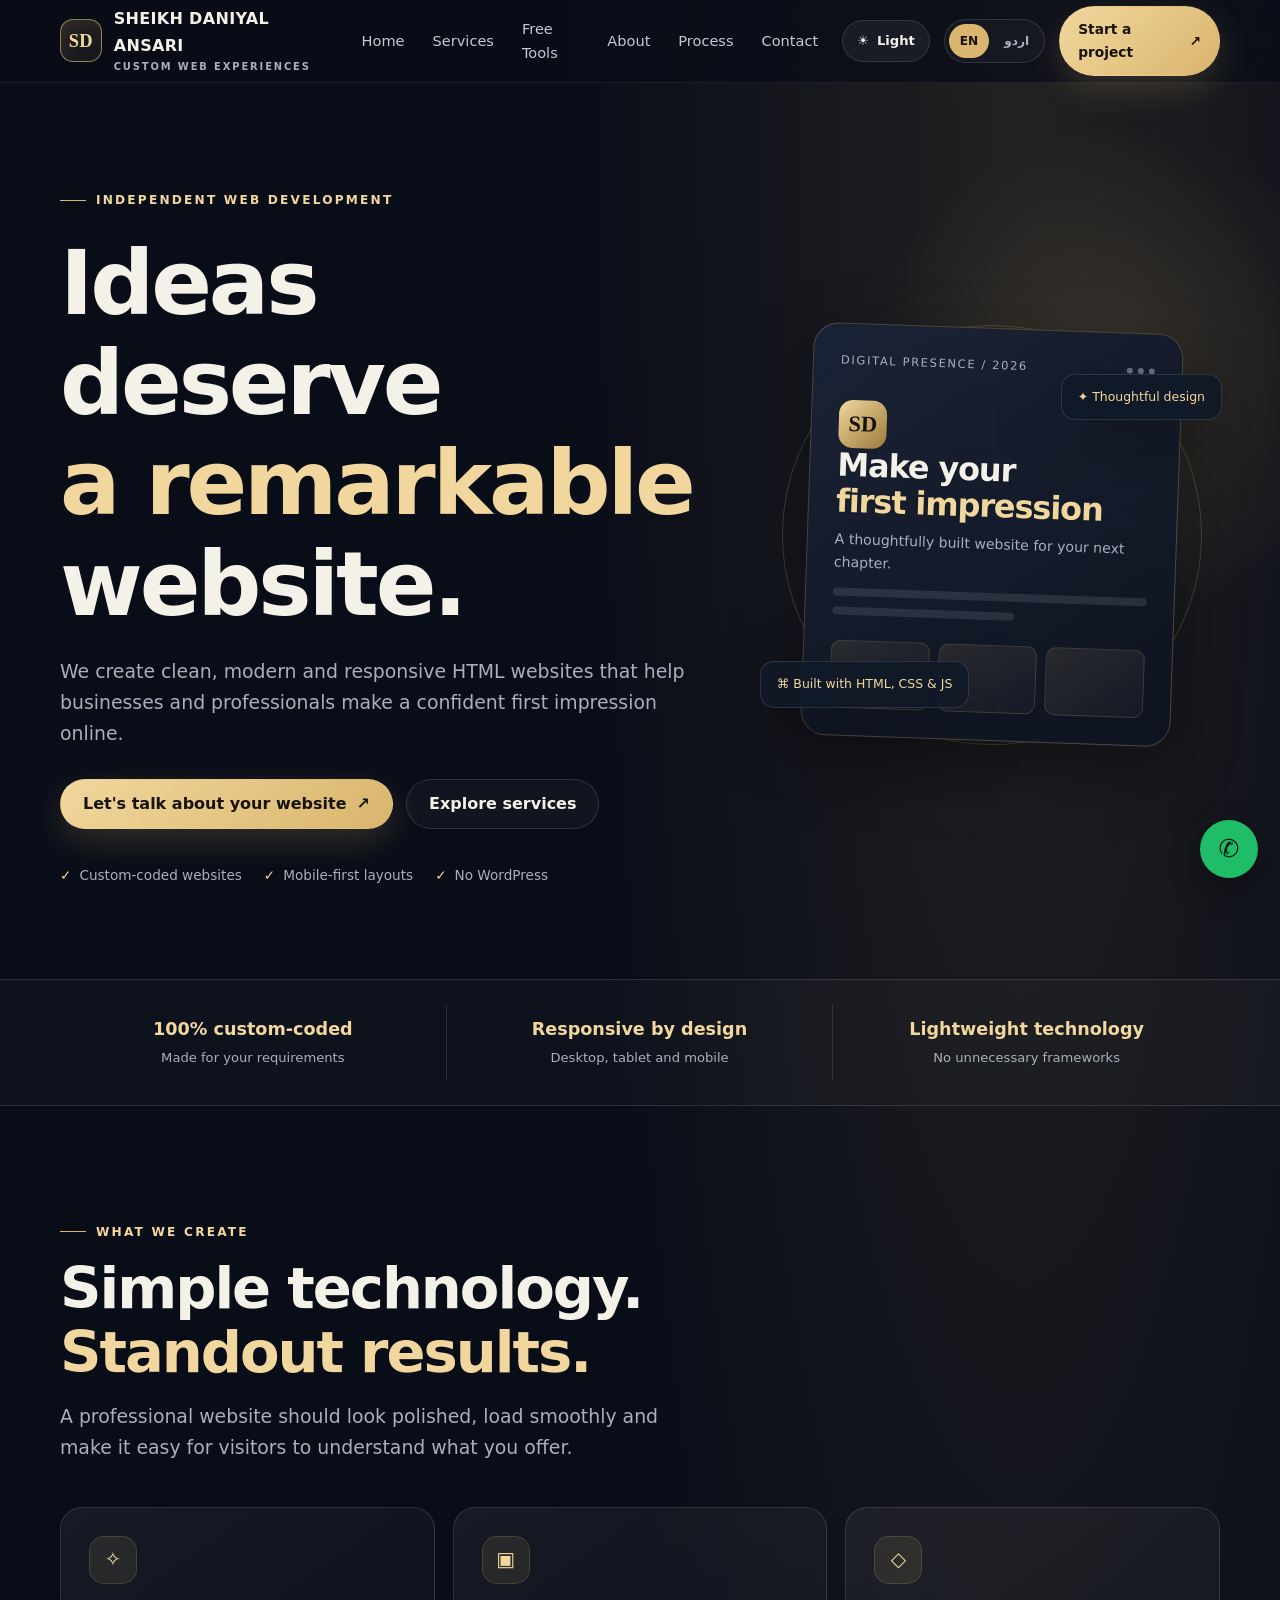
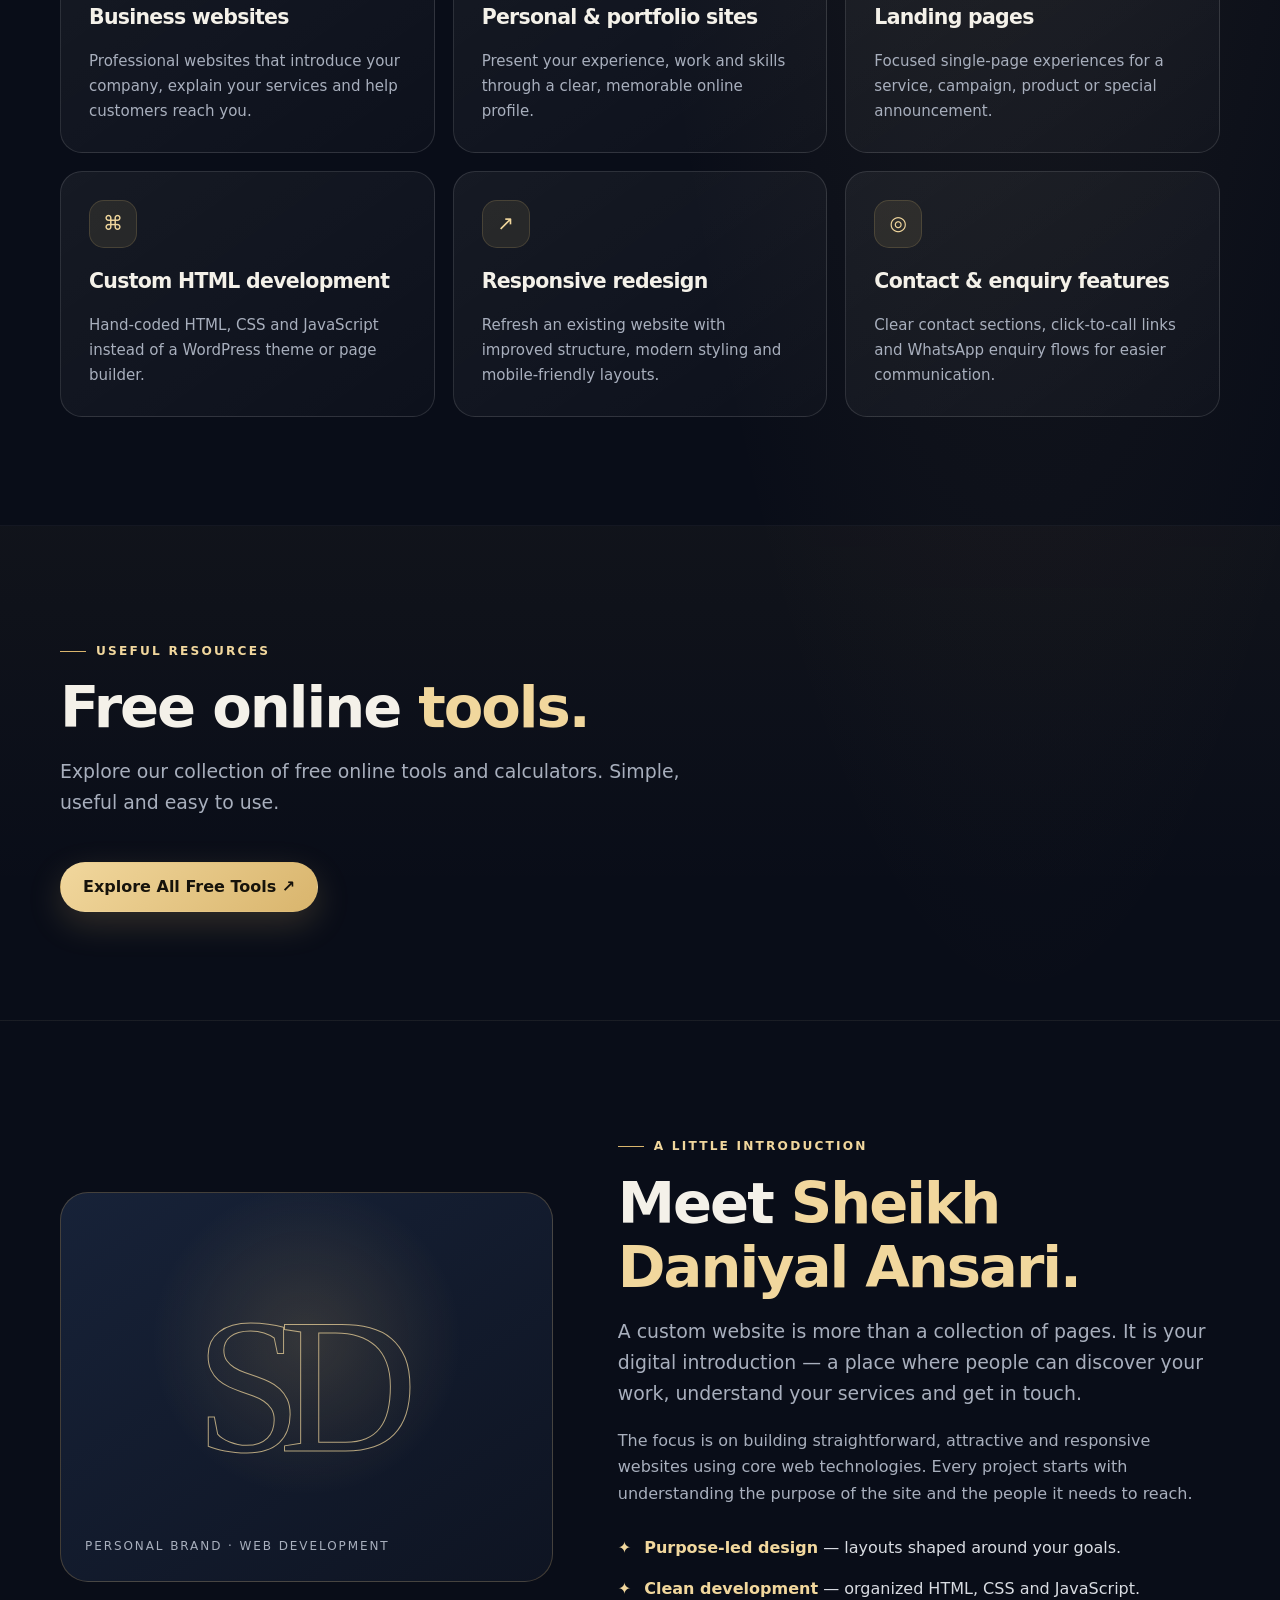
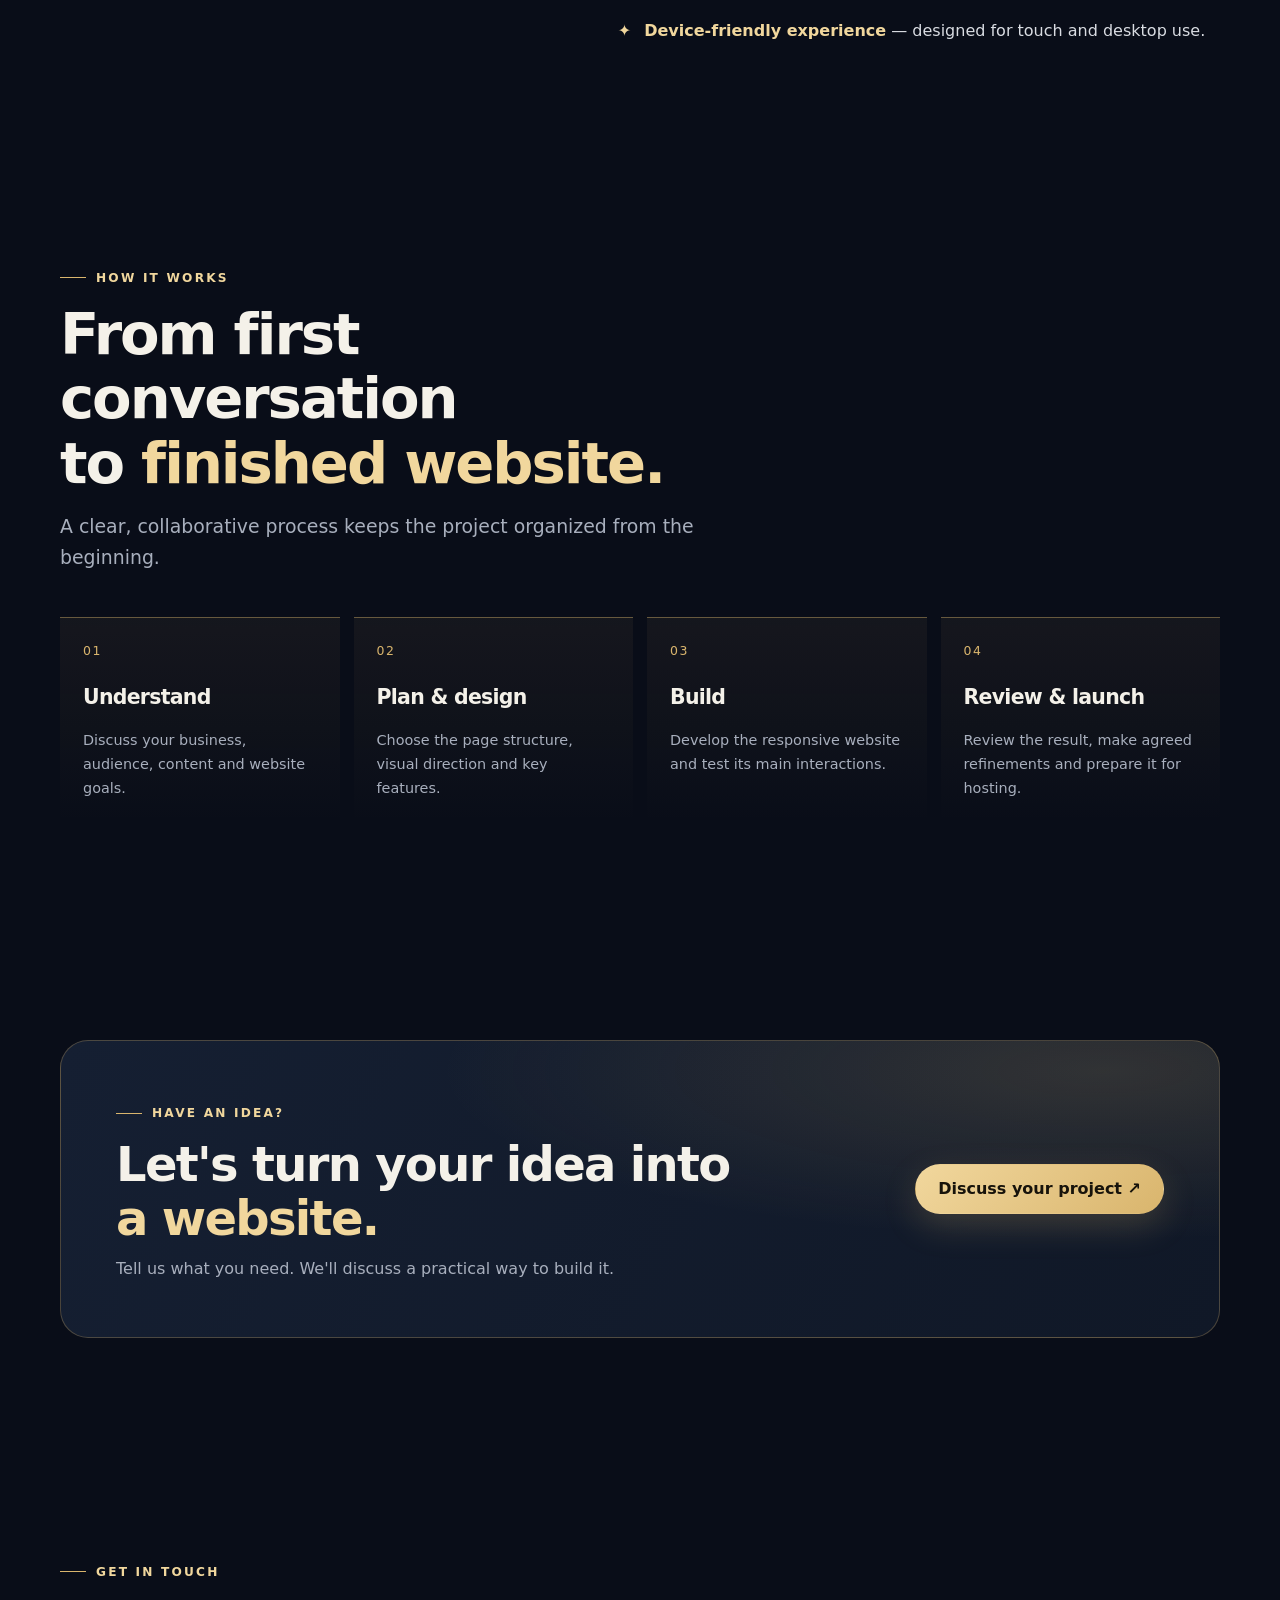
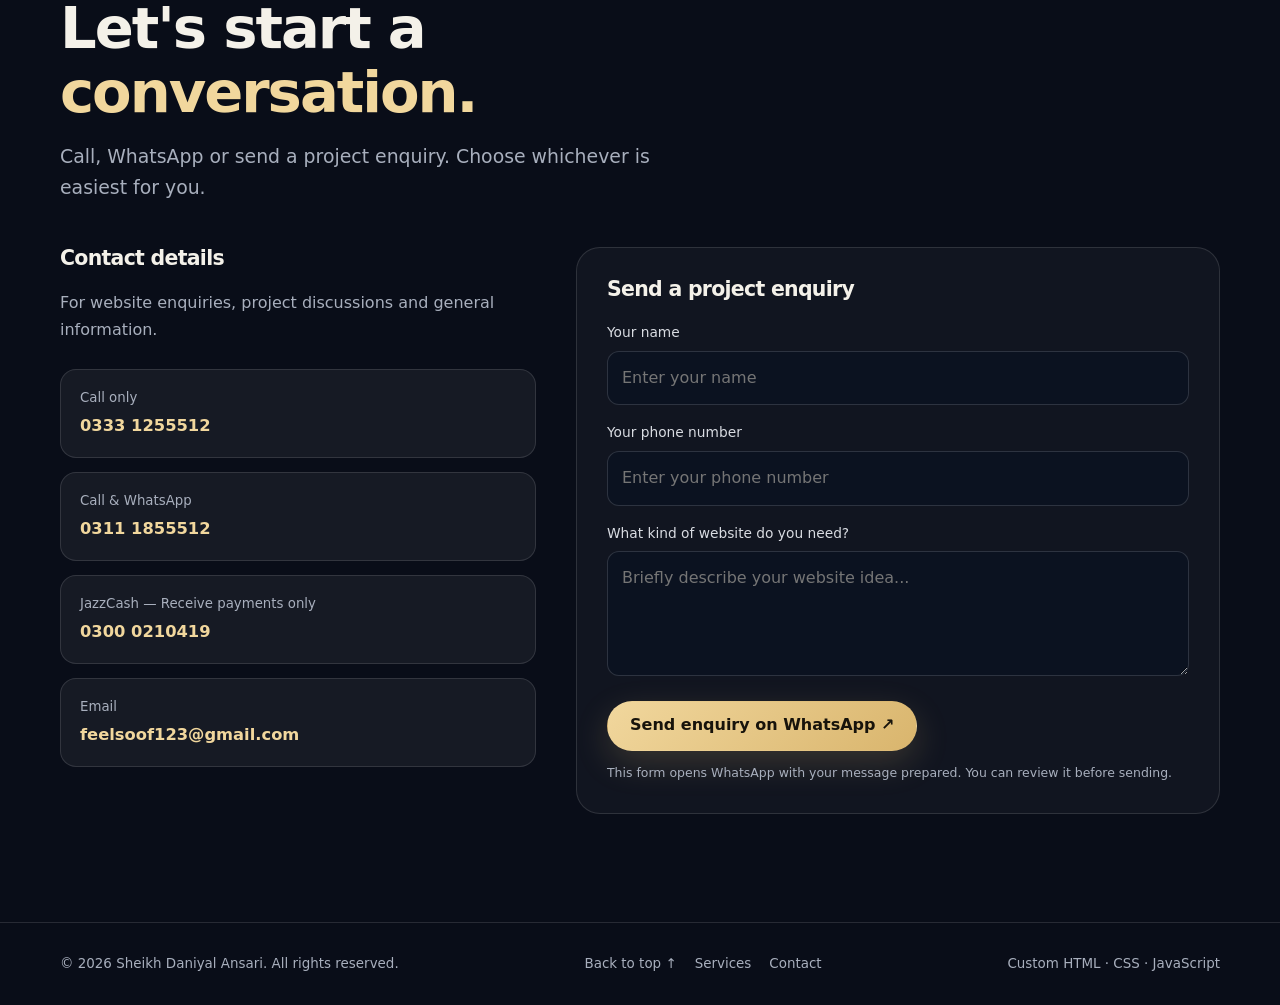
<file: index.html>
<!doctype html>
<html lang="en">
<head>
<link rel="icon" href="./favicon.ico" sizes="any">
  <link rel="apple-touch-icon" href="images/apple-touch-icon.png">
  <link rel="manifest" href="manifest.json">
  <meta charset="utf-8">
  <meta name="viewport" content="width=device-width, initial-scale=1">
  <meta name="theme-color" content="#090d18">
  <meta name="description" content="Sheikh Daniyal Ansari – Official Website. Professional, responsive website development for businesses, professionals and personal brands.">
  <title>Daniyal – Official Website | Sheikh Daniyal Ansari</title>
  <style>
    :root{
      --bg:#090d18;--bg2:#0d1423;--panel:rgba(255,255,255,.055);
      --line:rgba(255,255,255,.12);--gold:#d9b56d;--gold2:#f1d79d;
      --text:#f4f1e9;--muted:#a8afbd;--max:1160px;--radius:22px;
      --shadow:0 24px 70px rgba(0,0,0,.32)
    }
    *{box-sizing:border-box}
    html{scroll-behavior:smooth;scroll-padding-top:90px}
    body{margin:0;background:radial-gradient(ellipse at 80% 0%,rgba(217,181,109,.12),transparent 32%),var(--bg);color:var(--text);font-family:Inter,ui-sans-serif,system-ui,-apple-system,"Segoe UI",sans-serif;line-height:1.65;overflow-x:hidden}
    a{color:inherit;text-decoration:none}
    button,input,textarea{font:inherit}
    button,a{-webkit-tap-highlight-color:transparent}
    .container{width:min(var(--max),calc(100% - 44px));margin-inline:auto}
    .gold{color:var(--gold2)}
    .eyebrow{display:inline-flex;align-items:center;gap:10px;color:var(--gold2);font-size:.76rem;font-weight:800;letter-spacing:.18em;text-transform:uppercase}
    .eyebrow:before{content:"";width:26px;height:1px;background:var(--gold)}
    .section{padding:108px 0}
    .section-head{max-width:690px;margin-bottom:44px}
    h1,h2,h3,p{margin-top:0}
    h1,h2,h3{line-height:1.12;letter-spacing:-.035em}
    h1{font-size:clamp(3rem,7vw,6.1rem);margin:22px 0}
    h2{font-size:clamp(2.2rem,4.5vw,3.8rem);margin:15px 0}
    h3{font-size:1.28rem}
    .lead{color:var(--muted);font-size:clamp(1rem,1.7vw,1.18rem);max-width:640px}
    .btn{display:inline-flex;align-items:center;justify-content:center;gap:10px;min-height:50px;padding:0 22px;border-radius:999px;border:1px solid transparent;font-weight:800;transition:transform .25s,background .25s,border-color .25s;cursor:pointer}
    .btn:hover{transform:translateY(-3px)}
    .btn-primary{background:linear-gradient(135deg,var(--gold2),var(--gold));color:#17130b;box-shadow:0 12px 34px rgba(217,181,109,.2)}
    .btn-outline{border-color:var(--line);background:rgba(255,255,255,.035);color:var(--text)}
    .btn-outline:hover{border-color:var(--gold)}
    .site-header{position:sticky;top:0;z-index:50;background:rgba(9,13,24,.78);backdrop-filter:blur(18px);border-bottom:1px solid rgba(255,255,255,.07)}
    .nav{height:82px;display:flex;align-items:center;justify-content:space-between;gap:24px}
    .brand{display:flex;align-items:center;gap:12px;font-weight:850;letter-spacing:.02em}
    .brand-mark{width:43px;height:43px;border:1px solid rgba(217,181,109,.65);border-radius:13px;display:grid;place-items:center;color:var(--gold2);font-family:Georgia,serif;font-size:1.15rem;background:linear-gradient(145deg,rgba(217,181,109,.16),rgba(255,255,255,.02));box-shadow:inset 0 0 18px rgba(217,181,109,.08)}
    .brand small{display:block;color:var(--muted);font-size:.62rem;letter-spacing:.19em;text-transform:uppercase;font-weight:700}
    .nav-links{display:flex;align-items:center;gap:28px;color:#c4c9d2;font-size:.91rem}
    .nav-links a{transition:color .2s}.nav-links a:hover{color:var(--gold2)}
    .nav-cta{padding:11px 18px;min-height:42px;font-size:.86rem}
    .menu-toggle{display:none;background:none;border:1px solid var(--line);color:var(--text);border-radius:12px;width:44px;height:44px;font-size:1.35rem}
    .hero{position:relative;padding:100px 0 92px;min-height:680px;display:flex;align-items:center;overflow:hidden}
    .hero:before{content:"";position:absolute;width:520px;height:520px;border-radius:50%;right:-100px;top:30px;background:radial-gradient(circle,rgba(217,181,109,.15),transparent 68%);pointer-events:none}
    .hero-grid{display:grid;grid-template-columns:1.18fr .82fr;gap:50px;align-items:center;position:relative}
    .hero-copy h1 span{display:block;color:var(--gold2)}
    .hero-actions{display:flex;flex-wrap:wrap;gap:13px;margin:30px 0 35px}
    .trust-row{display:flex;gap:22px;flex-wrap:wrap;color:var(--muted);font-size:.85rem}
    .trust-row span{display:flex;align-items:center;gap:8px}.check{color:var(--gold2);font-weight:900}
    .hero-art{min-height:430px;position:relative;display:grid;place-items:center}
    .orbit{position:absolute;width:min(100%,420px);aspect-ratio:1;border:1px solid rgba(217,181,109,.23);border-radius:50%;transform:rotate(-18deg)}
    .orbit:before,.orbit:after{content:"";position:absolute;border:1px solid rgba(255,255,255,.08);border-radius:50%;inset:32px}
    .orbit:after{inset:72px}
    .showcase{position:relative;width:min(100%,370px);padding:27px;border-radius:25px;border:1px solid rgba(217,181,109,.28);background:linear-gradient(145deg,rgba(26,35,54,.96),rgba(13,19,32,.94));box-shadow:var(--shadow);transform:rotate(2deg)}
    .showcase-top{display:flex;justify-content:space-between;align-items:center;margin-bottom:30px;color:var(--muted);font-size:.72rem;letter-spacing:.14em;text-transform:uppercase}
    .showcase-logo{width:48px;height:48px;border-radius:14px;background:linear-gradient(135deg,var(--gold2),#9e793d);display:grid;place-items:center;color:#17130b;font-family:Georgia,serif;font-size:1.4rem;font-weight:900}
    .browser-dots{display:flex;gap:5px}.browser-dots i{width:6px;height:6px;border-radius:50%;background:#687184}
    .showcase h3{font-size:2rem;margin-bottom:8px}.showcase p{color:var(--muted);font-size:.88rem}
    .mock-line{height:8px;border-radius:9px;background:rgba(255,255,255,.1);margin:11px 0}.mock-line.short{width:58%}
    .mock-cards{display:grid;grid-template-columns:repeat(3,1fr);gap:9px;margin-top:25px}
    .mock-cards span{height:68px;border:1px solid rgba(217,181,109,.18);border-radius:10px;background:linear-gradient(145deg,rgba(217,181,109,.12),rgba(255,255,255,.025))}
    .floating-tag{position:absolute;padding:12px 16px;border-radius:14px;border:1px solid var(--line);background:rgba(17,25,40,.92);box-shadow:var(--shadow);font-size:.78rem;color:var(--gold2)}
    .tag-one{top:54px;right:-2px}.tag-two{bottom:42px;left:-5px}
    .stats{border-block:1px solid var(--line);background:rgba(255,255,255,.018)}
    .stats-grid{display:grid;grid-template-columns:repeat(3,1fr);padding:25px 0}
    .stat{text-align:center;padding:10px 18px;border-right:1px solid var(--line)}.stat:last-child{border:0}
    .stat strong{display:block;color:var(--gold2);font-size:1.1rem}.stat span{font-size:.82rem;color:var(--muted)}
    .cards{display:grid;grid-template-columns:repeat(3,1fr);gap:18px}
    .card{padding:28px;border:1px solid var(--line);border-radius:var(--radius);background:linear-gradient(145deg,rgba(255,255,255,.055),rgba(255,255,255,.018));transition:transform .25s,border-color .25s}
    .card:hover{transform:translateY(-6px);border-color:rgba(217,181,109,.5)}
    .icon-box{width:48px;height:48px;display:grid;place-items:center;border-radius:15px;color:var(--gold2);background:rgba(217,181,109,.1);border:1px solid rgba(217,181,109,.18);font-size:1.25rem;margin-bottom:22px}
    .card p{color:var(--muted);font-size:.94rem;margin-bottom:0}
    /* Free tools section */
    .tools-section{background:linear-gradient(180deg,rgba(217,181,109,.035),transparent 75%);border-block:1px solid rgba(255,255,255,.045)}
    .tool-card{position:relative;min-height:245px;display:flex;flex-direction:column;align-items:flex-start}
    .tool-card .tool-status{display:inline-flex;align-items:center;gap:7px;margin-top:auto;padding-top:22px;color:var(--gold2);font-size:.76rem;font-weight:800;letter-spacing:.04em}
    .tool-status:before{content:"";width:7px;height:7px;border-radius:50%;background:var(--gold)}
    .tools-note{margin-top:26px;color:var(--muted);font-size:.88rem}
    .about-grid{display:grid;grid-template-columns:.9fr 1.1fr;gap:65px;align-items:center}
    .about-visual{min-height:390px;border-radius:28px;border:1px solid rgba(217,181,109,.25);background:radial-gradient(circle at 50% 38%,rgba(217,181,109,.17),transparent 45%),linear-gradient(145deg,#172238,#0e1422);display:grid;place-items:center;position:relative;overflow:hidden}
    .monogram{font-family:Georgia,serif;font-size:clamp(7rem,18vw,12rem);line-height:1;color:transparent;-webkit-text-stroke:1px rgba(241,215,157,.72);letter-spacing:-.12em;padding-right:.12em}
    .visual-caption{position:absolute;bottom:24px;left:24px;color:var(--muted);font-size:.75rem;letter-spacing:.16em;text-transform:uppercase}
    .feature-list{display:grid;gap:15px;margin:28px 0 0;padding:0;list-style:none}
    .feature-list li{display:flex;gap:13px;color:#d9dce2}.feature-list b{color:var(--gold2)}
    .process{display:grid;grid-template-columns:repeat(4,1fr);gap:14px;counter-reset:step}
    .step{padding:23px;border-top:1px solid rgba(217,181,109,.45);background:linear-gradient(180deg,rgba(217,181,109,.06),transparent);counter-increment:step}
    .step:before{content:"0" counter(step);display:block;color:var(--gold);font-size:.78rem;letter-spacing:.12em;margin-bottom:24px}
    .step p{color:var(--muted);font-size:.9rem;margin:0}
    .cta-band{padding:55px;border:1px solid rgba(217,181,109,.28);border-radius:28px;background:radial-gradient(ellipse at 90% 10%,rgba(217,181,109,.16),transparent 45%),linear-gradient(120deg,#151f32,#101827);display:flex;align-items:center;justify-content:space-between;gap:25px}
    .cta-band h2{font-size:clamp(1.9rem,4vw,3rem);max-width:650px;margin-bottom:10px}.cta-band p{color:var(--muted);margin:0}
    .contact-grid{display:grid;grid-template-columns:.85fr 1.15fr;gap:40px}
    .contact-info{display:grid;gap:14px;margin-top:26px}
    .contact-item{padding:17px 19px;border:1px solid var(--line);border-radius:16px;background:var(--panel)}
    .contact-item small{display:block;color:var(--muted);margin-bottom:4px}.contact-item strong{color:var(--gold2);font-size:1.02rem}
    .form-card{padding:30px;border:1px solid var(--line);border-radius:24px;background:rgba(255,255,255,.035)}
    .field{margin-bottom:16px}.field label{display:block;color:#d9dce2;font-size:.86rem;margin-bottom:7px}
    .field input,.field textarea{width:100%;border:1px solid rgba(255,255,255,.14);border-radius:12px;background:#0b1220;color:var(--text);padding:13px 14px;outline:none;transition:border-color .2s}
    .field input:focus,.field textarea:focus{border-color:var(--gold)}.field textarea{min-height:125px;resize:vertical}
    .form-note{font-size:.78rem;color:var(--muted);margin:12px 0 0}
    footer{padding:30px 0;border-top:1px solid var(--line);color:var(--muted);font-size:.84rem}
    .footer-row{display:flex;justify-content:space-between;gap:18px;align-items:center;flex-wrap:wrap}
    .footer-links{display:flex;gap:18px}.footer-links a:hover{color:var(--gold2)}
    .reveal{opacity:0;transform:translateY(22px);transition:opacity .7s ease,transform .7s ease}.reveal.visible{opacity:1;transform:none}
    .wa-float{position:fixed;right:22px;bottom:22px;z-index:40;width:58px;height:58px;border-radius:50%;display:grid;place-items:center;background:#20bd68;color:#06160d;font-size:1.55rem;box-shadow:0 12px 30px rgba(0,0,0,.35);transition:transform .2s}
    .wa-float:hover{transform:translateY(-4px) scale(1.04)}
    :focus-visible{outline:2px solid var(--gold2);outline-offset:4px}

    .header-actions{display:flex;align-items:center;gap:14px}
    .language-switch{display:flex;align-items:center;gap:4px;padding:4px;border:1px solid var(--line);border-radius:999px;background:rgba(255,255,255,.035)}
    .lang-btn{border:0;border-radius:999px;background:transparent;color:var(--muted);padding:7px 11px;font:inherit;font-size:.76rem;font-weight:800;cursor:pointer}
    .lang-btn.active{background:var(--gold);color:#17130b}
    .rtl{direction:rtl;text-align:right}
    .rtl body{font-family:"Noto Nastaliq Urdu","Noto Naskh Arabic","Jameel Noori Nastaleeq",Tahoma,serif}
    body.rtl{font-family:"Noto Nastaliq Urdu","Noto Naskh Arabic","Jameel Noori Nastaleeq",Tahoma,serif}
    body.rtl .nav,body.rtl .header-actions,body.rtl .hero-actions,body.rtl .trust-row,
    body.rtl .footer-row,body.rtl .footer-links,body.rtl .contact-item{direction:rtl}
    body.rtl .hero-grid,body.rtl .about-grid,body.rtl .contact-grid{direction:rtl}
    body.rtl .eyebrow:before{margin-left:9px;margin-right:0}
    body.rtl .stat{border-right:0;border-left:1px solid var(--line)}
    body.rtl .stat:last-child{border-left:0}
    body.rtl .feature-list li{direction:rtl}
    body.rtl .cta-band{direction:rtl}
    body.rtl .field input,body.rtl .field textarea{direction:rtl;text-align:right}
    body.rtl .contact-item strong{direction:ltr;unicode-bidi:embed;display:block;text-align:right}
    body.rtl .wa-float{right:auto;left:22px}
    body.rtl .tag-one{right:auto;left:-2px}
    body.rtl .tag-two{left:auto;right:-5px}
    body.rtl .visual-caption{left:auto;right:24px}
    body.rtl .nav-links{direction:rtl}
    body.rtl .nav-cta span{display:inline-block;transform:scaleX(-1)}
    @media(max-width:700px){
      .header-actions{gap:8px}
      .language-switch{margin-left:auto}
      body.rtl .language-switch{margin-left:0;margin-right:auto}
      body.rtl .nav-links{left:0;right:0}
    }

    @media(max-width:900px){
      .hero-grid{grid-template-columns:1fr .8fr;gap:20px}.hero{min-height:600px}
      .cards{grid-template-columns:repeat(2,1fr)}.about-grid{gap:35px}
      .process{grid-template-columns:repeat(2,1fr)}.contact-grid{gap:24px}
    }
    @media(max-width:700px){
      .container{width:min(var(--max),calc(100% - 32px))}.nav{height:72px}
      .menu-toggle{display:grid;place-items:center}.nav-cta{display:none}
      .nav-links{display:none;position:absolute;top:71px;left:0;right:0;padding:18px 22px 24px;background:#0c1321;border-bottom:1px solid var(--line);flex-direction:column;align-items:stretch;gap:0}
      .nav-links.open{display:flex}.nav-links a{padding:13px 4px;border-bottom:1px solid rgba(255,255,255,.06)}
      .hero{padding:76px 0 65px;min-height:auto}.hero-grid{grid-template-columns:1fr}
      .hero-art{min-height:370px;margin-top:10px}.showcase{width:min(88%,370px)}.tag-one{right:0}.tag-two{left:0}
      .stats-grid{grid-template-columns:1fr;gap:8px}.stat{border-right:0;border-bottom:1px solid var(--line);padding:13px}.stat:last-child{border:0}
      .section{padding:76px 0}.cards{grid-template-columns:1fr}.about-grid{grid-template-columns:1fr}
      .about-visual{min-height:290px}.process{grid-template-columns:1fr 1fr}
      .cta-band{padding:32px 24px;align-items:flex-start;flex-direction:column}
      .contact-grid{grid-template-columns:1fr}.form-card{padding:22px}
    }
    @media(max-width:390px){.process{grid-template-columns:1fr}.hero-actions .btn{width:100%}.brand{font-size:.9rem}}
    @media(orientation:landscape) and (max-height:500px) and (max-width:900px){.hero{padding:48px 0}.hero-art{min-height:300px}.hero-grid{grid-template-columns:1fr 1fr}}
    @media(prefers-reduced-motion:reduce){html{scroll-behavior:auto}*,*::before,*::after{animation-duration:.01ms!important;animation-iteration-count:1!important;transition-duration:.01ms!important}.reveal{opacity:1;transform:none}}

/* DARK / LIGHT THEME SYSTEM */

body,
.site-header,
.card,
.form-card,
.contact-item {
  transition: background .3s ease, color .3s ease;
}

.theme-toggle {
  display: flex;
  align-items: center;
  gap: 8px;
  padding: 9px 14px;
  border: 1px solid var(--line);
  border-radius: 30px;
  background: var(--panel);
  color: var(--text);
  cursor: pointer;
  font-size: .82rem;
  font-weight: 700;
}

.theme-toggle:hover {
  border-color: var(--gold);
}

body.light-theme {
  --bg: #f5f6fa;
  --bg2: #ffffff;
  --panel: rgba(0,0,0,.045);
  --line: rgba(0,0,0,.13);
  --text: #202738;
  --muted: #687184;
  --gold: #a77b30;
  --gold2: #92651f;
  --shadow: 0 24px 70px rgba(0,0,0,.10);

  background: #f5f6fa;
  color: var(--text);
}

body.light-theme .site-header {
  background: rgba(255,255,255,.88);
}

body.light-theme .nav-links {
  color: #384052;
}

body.light-theme .showcase,
body.light-theme .cta-band {
  background: linear-gradient(145deg,#ffffff,#e9edf5);
}

body.light-theme .floating-tag {
  background: #ffffff;
  color: #92651f;
}

body.light-theme .about-visual {
  background: linear-gradient(145deg,#e7ebf3,#ffffff);
}

body.light-theme .field input,
body.light-theme .field textarea {
  background: #ffffff;
  color: #202738;
  border-color: rgba(0,0,0,.18);
}

body.light-theme .nav-links.open {
  background: #ffffff;
}

@media(max-width:700px) {
  .theme-toggle {
    padding: 8px 10px;
    font-size: .72rem;
  }
}

/* MOBILE WIDTH FIX */
@media (max-width: 700px) {

  html, body {
    width: 100%;
    max-width: 100%;
    overflow-x: clip;
  }

  .container {
    width: calc(100% - 32px);
    max-width: 100%;
  }

  .nav {
    width: 100%;
    gap: 6px;
    justify-content: space-between;
  }

  .brand {
    min-width: 0;
    flex-shrink: 1;
    font-size: 12px;
    gap: 6px;
  }

  .brand-mark {
    flex-shrink: 0;
  }

  .header-actions {
    flex-shrink: 0;
    gap: 5px;
  }

  .theme-toggle {
    padding: 7px 8px;
    font-size: 11px;
  }

  .language-switch {
    flex-shrink: 0;
  }

  .hero-grid,
  .about-grid,
  .contact-grid {
    min-width: 0;
  }

  .hero-copy,
  .hero-art,
  .card,
  .form-card {
    min-width: 0;
    max-width: 100%;
  }

  .showcase {
    max-width: 88%;
  }

  .floating-tag {
    max-width: 85%;
    font-size: 11px;
  }

  img, video, iframe {
    max-width: 100%;
  }

  h1, h2, h3, p {
    overflow-wrap: anywhere;
  }
}

  </style>

<!-- WhatsApp Link Preview - SD Logo -->
<meta property="og:type" content="website">
<meta property="og:title" content="Sheikh Daniyal Ansari">
<meta property="og:description" content="Welcome to the official website of Sheikh Daniyal Ansari.">
<meta property="og:url" content="https://feelsoof123.github.io/daniyal/">
<meta property="og:image" content="https://feelsoof123.github.io/daniyal/android-chrome-512x512.png">
<meta property="og:image:width" content="512">
<meta property="og:image:height" content="512">
<meta name="twitter:card" content="summary_large_image">

</head>
<body>
  <header class="site-header">
    <div class="container nav">
      <a class="brand" href="#home" aria-label="Sheikh Daniyal Ansari home">
        <span class="brand-mark">SD</span>
        <span>SHEIKH DANIYAL ANSARI<small>Custom Web Experiences</small></span>
      </a>
      <button class="menu-toggle" id="menuToggle" aria-label="Open navigation" aria-expanded="false">☰</button>
      <nav class="nav-links" id="navLinks" aria-label="Main navigation">
        <a href="#home">Home</a><a href="#services">Services</a><a href="#free-tools">Free Tools</a><a href="#about">About</a><a href="#process">Process</a><a href="#contact">Contact</a>
      </nav>
      <div class="header-actions">

<button type="button" class="theme-toggle" id="themeToggle">
  <span id="themeIcon">☀</span>
  <span id="themeLabel">Light</span>
</button>

        <div class="language-switch" role="group" aria-label="Choose language">
          <button type="button" class="lang-btn active" data-lang="en" aria-pressed="true">EN</button>
          <button type="button" class="lang-btn" data-lang="ur" aria-pressed="false">اردو</button>
        </div>
        <a class="btn btn-primary nav-cta" href="#contact">Start a project <span>↗</span></a>
      </div>
    </div>
  </header>

  <main>
    <section class="hero" id="home">
      <div class="container hero-grid">
        <div class="hero-copy reveal">
          <span class="eyebrow">Independent web development</span>
          <h1>Ideas deserve<br><span>a remarkable</span> website.</h1>
          <p class="lead">We create clean, modern and responsive HTML websites that help businesses and professionals make a confident first impression online.</p>
          <div class="hero-actions">
            <a class="btn btn-primary" href="#contact">Let's talk about your website <span>↗</span></a>
            <a class="btn btn-outline" href="#services">Explore services</a>
          </div>
          <div class="trust-row"><span><b class="check">✓</b> Custom-coded websites</span><span><b class="check">✓</b> Mobile-first layouts</span><span><b class="check">✓</b> No WordPress</span></div>
        </div>
        <div class="hero-art reveal" aria-label="Decorative website design preview">
          <div class="orbit"></div>
          <div class="showcase">
            <div class="showcase-top"><span>Digital presence / 2026</span><span class="browser-dots"><i></i><i></i><i></i></span></div>
            <div class="showcase-logo">SD</div>
            <h3>Make your<br><span class="gold">first impression</span></h3>
            <p>A thoughtfully built website for your next chapter.</p>
            <div class="mock-line"></div><div class="mock-line short"></div>
            <div class="mock-cards"><span></span><span></span><span></span></div>
          </div>
          <div class="floating-tag tag-one">✦ Thoughtful design</div>
          <div class="floating-tag tag-two">⌘ Built with HTML, CSS & JS</div>
        </div>
      </div>
    </section>

    <section class="stats">
      <div class="container stats-grid">
        <div class="stat"><strong>100% custom-coded</strong><span>Made for your requirements</span></div>
        <div class="stat"><strong>Responsive by design</strong><span>Desktop, tablet and mobile</span></div>
        <div class="stat"><strong>Lightweight technology</strong><span>No unnecessary frameworks</span></div>
      </div>
    </section>

    <section class="section" id="services">
      <div class="container">
        <div class="section-head reveal"><span class="eyebrow">What we create</span><h2>Simple technology.<br><span class="gold">Standout results.</span></h2><p class="lead">A professional website should look polished, load smoothly and make it easy for visitors to understand what you offer.</p></div>
        <div class="cards">
          <article class="card reveal"><div class="icon-box">✧</div><h3>Business websites</h3><p>Professional websites that introduce your company, explain your services and help customers reach you.</p></article>
          <article class="card reveal"><div class="icon-box">▣</div><h3>Personal & portfolio sites</h3><p>Present your experience, work and skills through a clear, memorable online profile.</p></article>
          <article class="card reveal"><div class="icon-box">◇</div><h3>Landing pages</h3><p>Focused single-page experiences for a service, campaign, product or special announcement.</p></article>
          <article class="card reveal"><div class="icon-box">⌘</div><h3>Custom HTML development</h3><p>Hand-coded HTML, CSS and JavaScript instead of a WordPress theme or page builder.</p></article>
          <article class="card reveal"><div class="icon-box">↗</div><h3>Responsive redesign</h3><p>Refresh an existing website with improved structure, modern styling and mobile-friendly layouts.</p></article>
          <article class="card reveal"><div class="icon-box">◎</div><h3>Contact & enquiry features</h3><p>Clear contact sections, click-to-call links and WhatsApp enquiry flows for easier communication.</p></article>
        </div>
      </div>
    </section>

    <section class="section tools-section" id="free-tools">
  <div class="container">
    <div class="section-head reveal">
      <span class="eyebrow">Useful resources</span>
      <h2>Free online <span class="gold">tools.</span></h2>
      <p class="lead">
        Explore our collection of free online tools and calculators.
        Simple, useful and easy to use.
      </p>
    </div>

    <div class="reveal">
      <a href="./freetools.html" class="btn btn-primary">
        Explore All Free Tools ↗
      </a>
    </div>
  </div>
</section>

    <section class="section" id="about">
      <div class="container about-grid">
        <div class="about-visual reveal"><div class="monogram">SD</div><div class="visual-caption">Personal brand · Web development</div></div>
        <div class="reveal"><span class="eyebrow">A little introduction</span><h2>Meet <span class="gold">Sheikh Daniyal Ansari.</span></h2>
          <p class="lead">A custom website is more than a collection of pages. It is your digital introduction — a place where people can discover your work, understand your services and get in touch.</p>
          <p style="color:var(--muted)">The focus is on building straightforward, attractive and responsive websites using core web technologies. Every project starts with understanding the purpose of the site and the people it needs to reach.</p>
          <ul class="feature-list">
            <li><span class="check">✦</span><span><b>Purpose-led design</b> — layouts shaped around your goals.</span></li>
            <li><span class="check">✦</span><span><b>Clean development</b> — organized HTML, CSS and JavaScript.</span></li>
            <li><span class="check">✦</span><span><b>Device-friendly experience</b> — designed for touch and desktop use.</span></li>
          </ul>
        </div>
      </div>
    </section>

    <section class="section" id="process">
      <div class="container">
        <div class="section-head reveal"><span class="eyebrow">How it works</span><h2>From first conversation<br>to <span class="gold">finished website.</span></h2><p class="lead">A clear, collaborative process keeps the project organized from the beginning.</p></div>
        <div class="process">
          <article class="step reveal"><h3>Understand</h3><p>Discuss your business, audience, content and website goals.</p></article>
          <article class="step reveal"><h3>Plan & design</h3><p>Choose the page structure, visual direction and key features.</p></article>
          <article class="step reveal"><h3>Build</h3><p>Develop the responsive website and test its main interactions.</p></article>
          <article class="step reveal"><h3>Review & launch</h3><p>Review the result, make agreed refinements and prepare it for hosting.</p></article>
        </div>
      </div>
    </section>

    <section class="section">
      <div class="container">
        <div class="cta-band reveal">
          <div><span class="eyebrow">Have an idea?</span><h2>Let's turn your idea into <span class="gold">a website.</span></h2><p>Tell us what you need. We'll discuss a practical way to build it.</p></div>
          <a class="btn btn-primary" href="#contact">Discuss your project ↗</a>
        </div>
      </div>
    </section>

    <section class="section" id="contact">
      <div class="container">
        <div class="section-head reveal"><span class="eyebrow">Get in touch</span><h2>Let's start a <span class="gold">conversation.</span></h2><p class="lead">Call, WhatsApp or send a project enquiry. Choose whichever is easiest for you.</p></div>
        <div class="contact-grid">
          <div class="reveal">
            <h3>Contact details</h3>
            <p style="color:var(--muted)">For website enquiries, project discussions and general information.</p>
            <div class="contact-info">
              <a class="contact-item" href="tel:+923331255512"><small>Call only</small><strong>0333 1255512</strong></a>
              <a class="contact-item" href="https://wa.me/923111855512" target="_blank" rel="noopener noreferrer"><small>Call &amp; WhatsApp</small><strong>0311 1855512</strong></a>
              <div class="contact-item"><small>JazzCash — Receive payments only</small><strong dir="ltr">0300 0210419</strong></div>
              <a class="contact-item" href="mailto:feelsoof123@gmail.com"><small>Email</small><strong>feelsoof123@gmail.com</strong></a>
            </div>
          </div>
          <form class="form-card reveal" id="contactForm">
            <h3>Send a project enquiry</h3>
            <div class="field"><label for="name">Your name</label><input id="name" name="name" autocomplete="name" placeholder="Enter your name" required maxlength="80"></div>
            <div class="field"><label for="phone">Your phone number</label><input id="phone" name="phone" autocomplete="tel" placeholder="Enter your phone number" required maxlength="30"></div>
            <div class="field"><label for="message">What kind of website do you need?</label><textarea id="message" name="message" placeholder="Briefly describe your website idea..." required maxlength="1200"></textarea></div>
            <button class="btn btn-primary" type="submit">Send enquiry on WhatsApp ↗</button>
            <p class="form-note">This form opens WhatsApp with your message prepared. You can review it before sending.</p>
          </form>
        </div>
      </div>
    </section>
  </main>

  <footer>
    <div class="container footer-row">
      <span>© <span id="year"></span> Sheikh Daniyal Ansari. All rights reserved.</span>
      <div class="footer-links"><a href="#home">Back to top ↑</a><a href="#services">Services</a><a href="#contact">Contact</a></div>
      <span>Custom HTML · CSS · JavaScript</span>
    </div>
  </footer>

  <a class="wa-float" href="https://wa.me/923111855512" target="_blank" rel="noopener noreferrer" aria-label="Chat on WhatsApp">✆</a>

  <script>
    (() => {
      "use strict";
      const menuButton = document.getElementById("menuToggle");
      const nav = document.getElementById("navLinks");

// Dark / Light Theme
const themeButton = document.getElementById("themeToggle");
const themeIcon = document.getElementById("themeIcon");
const themeLabel = document.getElementById("themeLabel");

function setTheme(theme) {
  const isLight = theme === "light";

  document.body.classList.toggle("light-theme", isLight);

  themeIcon.textContent = isLight ? "☾" : "☀";
  themeLabel.textContent = isLight ? "Dark" : "Light";

  localStorage.setItem("websiteTheme", theme);
}

const savedTheme = localStorage.getItem("websiteTheme") || "dark";
setTheme(savedTheme);

themeButton.addEventListener("click", () => {
  const isLight = document.body.classList.contains("light-theme");
  setTheme(isLight ? "dark" : "light");
});


      menuButton.addEventListener("click", () => {
        const isOpen = nav.classList.toggle("open");
        menuButton.setAttribute("aria-expanded", String(isOpen));
        menuButton.setAttribute("aria-label", isOpen ? "Close navigation" : "Open navigation");
        menuButton.textContent = isOpen ? "×" : "☰";
      });

      nav.querySelectorAll("a").forEach(link => {
        link.addEventListener("click", () => {
          nav.classList.remove("open");
          menuButton.setAttribute("aria-expanded", "false");
          menuButton.setAttribute("aria-label", "Open navigation");
          menuButton.textContent = "☰";
        });
      });


      // English / Urdu language switcher. Urdu uses right-to-left page direction.
      const translations = {
        "Home":"صفحۂ اول","Services":"خدمات","Free Tools":"مفت ٹولز","About":"تعارف","Process":"طریقۂ کار","Contact":"رابطہ",
        "Useful resources":"مفید سہولیات","Free online":"مفت آن لائن","tools.":"ٹولز۔",
        "Simple, handy tools designed to make everyday calculations and common tasks easier. Explore the collection as new tools are added.":"روزمرہ کے حساب کتاب اور عام کاموں کو آسان بنانے کے لیے سادہ اور مفید ٹولز۔ نئے ٹولز شامل ہونے کے ساتھ اس مجموعے کو دیکھتے رہیں۔",
        "Coming Soon":"جلد آرہا ہے",
        "Useful online tools are being prepared. Please check back soon.":"مفید آن لائن ٹولز تیار کیے جا رہے ہیں۔ جلد دوبارہ تشریف لائیں۔",
        "Start a project":"پروجیکٹ شروع کریں","Independent web development":"آزاد ویب ڈیولپمنٹ",
        "Ideas deserve":"آپ کے خیالات کے لیے","a remarkable":"ایک شاندار","website.":"ویب سائٹ۔",
        "We create clean, modern and responsive HTML websites that help businesses and professionals make a confident first impression online.":"ہم صاف ستھری، جدید اور ہر اسکرین پر بہترین نظر آنے والی HTML ویب سائٹس بناتے ہیں، جو کاروبار اور پروفیشنلز کو آن لائن ایک مضبوط پہچان دیتی ہیں۔",
        "Let's talk about your website":"اپنی ویب سائٹ پر بات کریں","Explore services":"خدمات دیکھیں",
        "Custom-coded websites":"ضرورت کے مطابق تیار کردہ ویب سائٹس","Mobile-first layouts":"موبائل فرسٹ ڈیزائن","No WordPress":"ورڈپریس کے بغیر",
        "Digital presence / 2026":"ڈیجیٹل شناخت / 2026","Make your":"اپنا پہلا تاثر","first impression":"یادگار بنائیں",
        "A thoughtfully built website for your next chapter.":"آپ کے اگلے قدم کے لیے ایک سوچ سمجھ کر بنائی گئی ویب سائٹ۔",
        "✦ Thoughtful design":"✦ خوبصورت اور بامقصد ڈیزائن","⌘ Built with HTML, CSS & JS":"⌘ HTML، CSS اور JS سے تیار",
        "100% custom-coded":"100% حسبِ ضرورت کوڈنگ","Made for your requirements":"آپ کی ضروریات کے مطابق",
        "Responsive by design":"ہر ڈیوائس کے لیے موزوں","Desktop, tablet and mobile":"ڈیسک ٹاپ، ٹیبلٹ اور موبائل",
        "Lightweight technology":"ہلکی اور تیز ٹیکنالوجی","No unnecessary frameworks":"غیر ضروری فریم ورکس کے بغیر",
        "What we create":"ہم کیا بناتے ہیں","Simple technology.":"سادہ ٹیکنالوجی۔","Standout results.":"نمایاں نتائج۔",
        "A professional website should look polished, load smoothly and make it easy for visitors to understand what you offer.":"ایک پروفیشنل ویب سائٹ خوبصورت، تیز رفتار اور ایسی ہونی چاہیے جس سے وزیٹرز آسانی سے آپ کی خدمات سمجھ سکیں۔",
        "Business websites":"کاروباری ویب سائٹس","Professional websites that introduce your company, explain your services and help customers reach you.":"ایسی پروفیشنل ویب سائٹس جو آپ کی کمپنی اور خدمات کا تعارف کروائیں اور کسٹمرز کو آپ تک پہنچنے میں مدد دیں۔",
        "Personal & portfolio sites":"ذاتی اور پورٹ فولیو ویب سائٹس","Present your experience, work and skills through a clear, memorable online profile.":"اپنے تجربے، کام اور مہارتوں کو ایک واضح اور یادگار آن لائن پروفائل کے ذریعے پیش کریں۔",
        "Landing pages":"لینڈنگ پیجز","Focused single-page experiences for a service, campaign, product or special announcement.":"کسی سروس، مہم، پروڈکٹ یا خاص اعلان کے لیے مؤثر سنگل پیج ویب سائٹ۔",
        "Custom HTML development":"کسٹم HTML ڈیولپمنٹ","Hand-coded HTML, CSS and JavaScript instead of a WordPress theme or page builder.":"ورڈپریس تھیم یا پیج بلڈر کے بجائے HTML، CSS اور JavaScript سے براہِ راست کوڈنگ۔",
        "Responsive redesign":"ویب سائٹ کا جدید ڈیزائن","Refresh an existing website with improved structure, modern styling and mobile-friendly layouts.":"موجودہ ویب سائٹ کو بہتر اسٹرکچر، جدید اسٹائل اور موبائل فرینڈلی ڈیزائن کے ساتھ نیا بنائیں۔",
        "Contact & enquiry features":"رابطہ اور انکوائری فیچرز","Clear contact sections, click-to-call links and WhatsApp enquiry flows for easier communication.":"آسان رابطے کے لیے واضح کانٹیکٹ سیکشن، کال لنکس اور واٹس ایپ انکوائری سہولت۔",
        "A little introduction":"مختصر تعارف","Meet":"ملیے","Sheikh Daniyal Ansari.":"شیخ دانیال انصاری سے۔",
        "A custom website is more than a collection of pages. It is your digital introduction — a place where people can discover your work, understand your services and get in touch.":"کسٹم ویب سائٹ صرف چند صفحات کا مجموعہ نہیں بلکہ آپ کی ڈیجیٹل پہچان ہے، جہاں لوگ آپ کا کام دیکھتے، خدمات سمجھتے اور آپ سے رابطہ کرتے ہیں۔",
        "The focus is on building straightforward, attractive and responsive websites using core web technologies. Every project starts with understanding the purpose of the site and the people it needs to reach.":"ہم بنیادی ویب ٹیکنالوجیز کے ذریعے سادہ، خوبصورت اور ریسپانسیو ویب سائٹس بناتے ہیں۔ ہر پروجیکٹ کا آغاز ویب سائٹ کے مقصد اور اس کے مطلوبہ صارفین کو سمجھنے سے ہوتا ہے۔",
        "Purpose-led design":"مقصد کے مطابق ڈیزائن"," — layouts shaped around your goals.":" — آپ کے اہداف کے مطابق لے آؤٹ۔",
        "Clean development":"معیاری ڈیولپمنٹ"," — organized HTML, CSS and JavaScript.":" — منظم HTML، CSS اور JavaScript۔",
        "Device-friendly experience":"ہر ڈیوائس کے لیے موزوں"," — designed for touch and desktop use.":" — موبائل اور ڈیسک ٹاپ دونوں کے لیے ڈیزائن۔",
        "Personal brand · Web development":"ذاتی برانڈ · ویب ڈیولپمنٹ",
        "How it works":"کام کیسے ہوتا ہے","From first conversation":"پہلی گفتگو سے","to":"لے کر","finished website.":"مکمل ویب سائٹ تک۔",
        "A clear, collaborative process keeps the project organized from the beginning.":"واضح اور باہمی تعاون پر مبنی طریقۂ کار پروجیکٹ کو ابتدا سے منظم رکھتا ہے۔",
        "Understand":"ضروریات سمجھنا","Discuss your business, audience, content and website goals.":"آپ کے کاروبار، صارفین، مواد اور ویب سائٹ کے مقاصد پر بات۔",
        "Plan & design":"منصوبہ بندی اور ڈیزائن","Choose the page structure, visual direction and key features.":"صفحات کی ترتیب، ڈیزائن اور اہم فیچرز کا انتخاب۔",
        "Build":"تیار کرنا","Develop the responsive website and test its main interactions.":"ریسپانسیو ویب سائٹ بنانا اور اہم فیچرز کی جانچ۔",
        "Review & launch":"جائزہ اور لانچ","Review the result, make agreed refinements and prepare it for hosting.":"نتیجے کا جائزہ، طے شدہ بہتری اور ہوسٹنگ کی تیاری۔",
        "Have an idea?":"کوئی آئیڈیا ہے؟","Let's turn your idea into a":"آئیے آپ کے آئیڈیا کو بنائیں","a website.":"ایک ویب سائٹ۔",
        "Tell us what you need. We'll discuss a practical way to build it.":"اپنی ضرورت بتائیں، ہم اسے عملی شکل دینے کے طریقے پر بات کریں گے۔",
        "Discuss your project":"اپنے پروجیکٹ پر بات کریں","Get in touch":"رابطہ کریں","Let's start a":"آئیے شروع کریں","conversation.":"بات چیت۔",
        "Call, WhatsApp or send a project enquiry. Choose whichever is easiest for you.":"کال کریں، واٹس ایپ کریں یا پروجیکٹ کی انکوائری بھیجیں۔ جو طریقہ آسان ہو منتخب کریں۔",
        "Contact details":"رابطے کی تفصیلات","For website enquiries, project discussions and general information.":"ویب سائٹ کی انکوائری، پروجیکٹ پر گفتگو اور عمومی معلومات کے لیے۔",
        "Call only":"صرف کال کے لیے","Call & WhatsApp":"کال اور واٹس ایپ",
        "JazzCash — Receive payments only":"جاز کیش — صرف رقم وصول کرنے کے لیے","Email":"ای میل",
        "Send a project enquiry":"پروجیکٹ کی انکوائری بھیجیں","Your name":"آپ کا نام","Your phone number":"آپ کا فون نمبر",
        "What kind of website do you need?":"آپ کو کس قسم کی ویب سائٹ چاہیے؟","Enter your name":"اپنا نام درج کریں",
        "Enter your phone number":"اپنا فون نمبر درج کریں","Briefly describe your website idea...":"اپنے ویب سائٹ آئیڈیا کی مختصر وضاحت کریں...",
        "Send enquiry on WhatsApp":"واٹس ایپ پر انکوائری بھیجیں",
        "This form opens WhatsApp with your message prepared. You can review it before sending.":"یہ فارم آپ کا پیغام تیار کرکے واٹس ایپ کھولے گا۔ بھیجنے سے پہلے آپ اسے دیکھ سکتے ہیں۔",
        "Back to top ↑":"اوپر جائیں ↑","All rights reserved.":"جملہ حقوق محفوظ ہیں۔","Custom HTML · CSS · JavaScript":"کسٹم HTML · CSS · JavaScript"
      };

      const languageButtons = document.querySelectorAll(".lang-btn");
      const originalTextNodes = new Map();
      function setLanguage(language) {
        const isUrdu = language === "ur";
        document.documentElement.lang = isUrdu ? "ur" : "en";
        document.documentElement.dir = isUrdu ? "rtl" : "ltr";
        document.body.classList.toggle("rtl", isUrdu);
        languageButtons.forEach(button => {
          const active = button.dataset.lang === language;
          button.classList.toggle("active", active);
          button.setAttribute("aria-pressed", String(active));
        });

        const walker = document.createTreeWalker(document.body, NodeFilter.SHOW_TEXT);
        const textNodes = [];
        while (walker.nextNode()) {
          const node = walker.currentNode;
          textNodes.push(node);
          if (!originalTextNodes.has(node)) originalTextNodes.set(node, node.nodeValue);
        }
        textNodes.forEach(node => {
          const original = originalTextNodes.get(node);
          const trimmed = original.trim();
          if (!trimmed) return;
          const translated = isUrdu ? translations[trimmed] : null;
          node.nodeValue = translated ? original.replace(trimmed, translated) : original;
        });

        document.querySelectorAll(".field input").forEach(input => {
          if (!input.dataset.originalPlaceholder) input.dataset.originalPlaceholder = input.placeholder;
          const placeholders = {
            "Enter your name":"اپنا نام درج کریں",
            "Enter your phone number":"اپنا فون نمبر درج کریں"
          };
          input.placeholder = isUrdu
            ? (placeholders[input.dataset.originalPlaceholder] || input.dataset.originalPlaceholder)
            : input.dataset.originalPlaceholder;
        });
        const messageBox = document.getElementById("message");
        if (messageBox) {
          if (!messageBox.dataset.originalPlaceholder) messageBox.dataset.originalPlaceholder = messageBox.placeholder;
          messageBox.placeholder = isUrdu ? "اپنے ویب سائٹ آئیڈیا کی مختصر وضاحت کریں..." : messageBox.dataset.originalPlaceholder;
        }
      }
      languageButtons.forEach(button => button.addEventListener("click", () => setLanguage(button.dataset.lang)));



      // Discourage casual copying. This is a browser-side deterrent, not true content security.
      document.addEventListener("contextmenu", event => event.preventDefault());
      document.addEventListener("copy", event => event.preventDefault());
      document.addEventListener("cut", event => event.preventDefault());
      document.addEventListener("selectstart", event => {
        if (!["INPUT", "TEXTAREA"].includes(event.target.tagName)) event.preventDefault();
      });
      document.addEventListener("keydown", event => {
        const key = event.key.toLowerCase();
        if ((event.ctrlKey || event.metaKey) && ["c", "x", "u", "s", "p"].includes(key)) {
          event.preventDefault();
        }
        if (event.key === "F12" || (event.ctrlKey && event.shiftKey && ["i", "j", "c"].includes(key))) {
          event.preventDefault();
        }
      });

      document.getElementById("year").textContent = new Date().getFullYear();

      const revealItems = document.querySelectorAll(".reveal");
      if ("IntersectionObserver" in window && !window.matchMedia("(prefers-reduced-motion: reduce)").matches) {
        const observer = new IntersectionObserver((entries, obs) => {
          entries.forEach(entry => {
            if (entry.isIntersecting) {
              entry.target.classList.add("visible");
              obs.unobserve(entry.target);
            }
          });
        }, { threshold: 0.12 });
        revealItems.forEach(item => observer.observe(item));
      } else {
        revealItems.forEach(item => item.classList.add("visible"));
      }

      document.getElementById("contactForm").addEventListener("submit", event => {
        event.preventDefault();
        const name = document.getElementById("name").value.trim();
        const phone = document.getElementById("phone").value.trim();
        const message = document.getElementById("message").value.trim();
        if (!name || !phone || !message) return;

        const text = [
          "Website Project Enquiry",
          "Name: " + name,
          "Phone: " + phone,
          "Website requirement: " + message
        ].join("\n");
        const whatsappUrl = "https://wa.me/923111855512?text=" + encodeURIComponent(text);
        window.open(whatsappUrl, "_blank", "noopener,noreferrer");
      });
    })();
  </script>
</body>
</html>
</file>
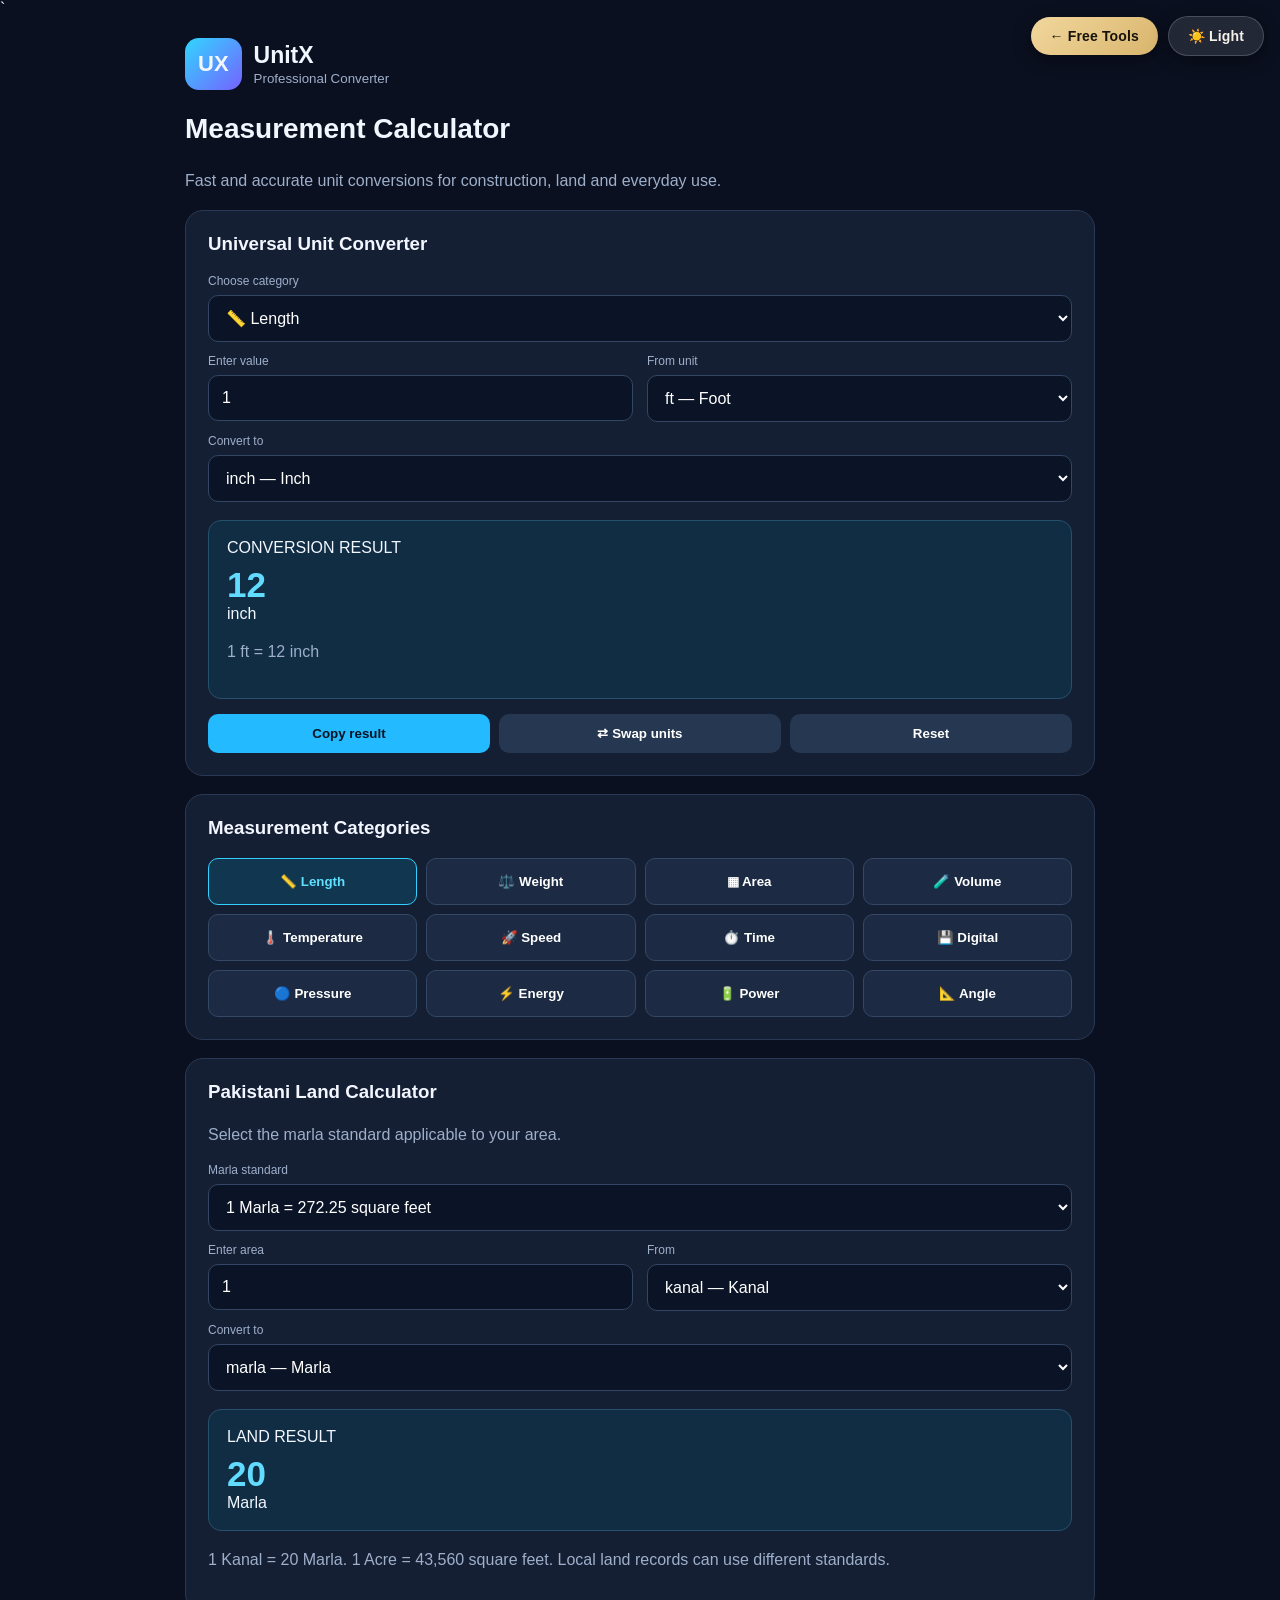
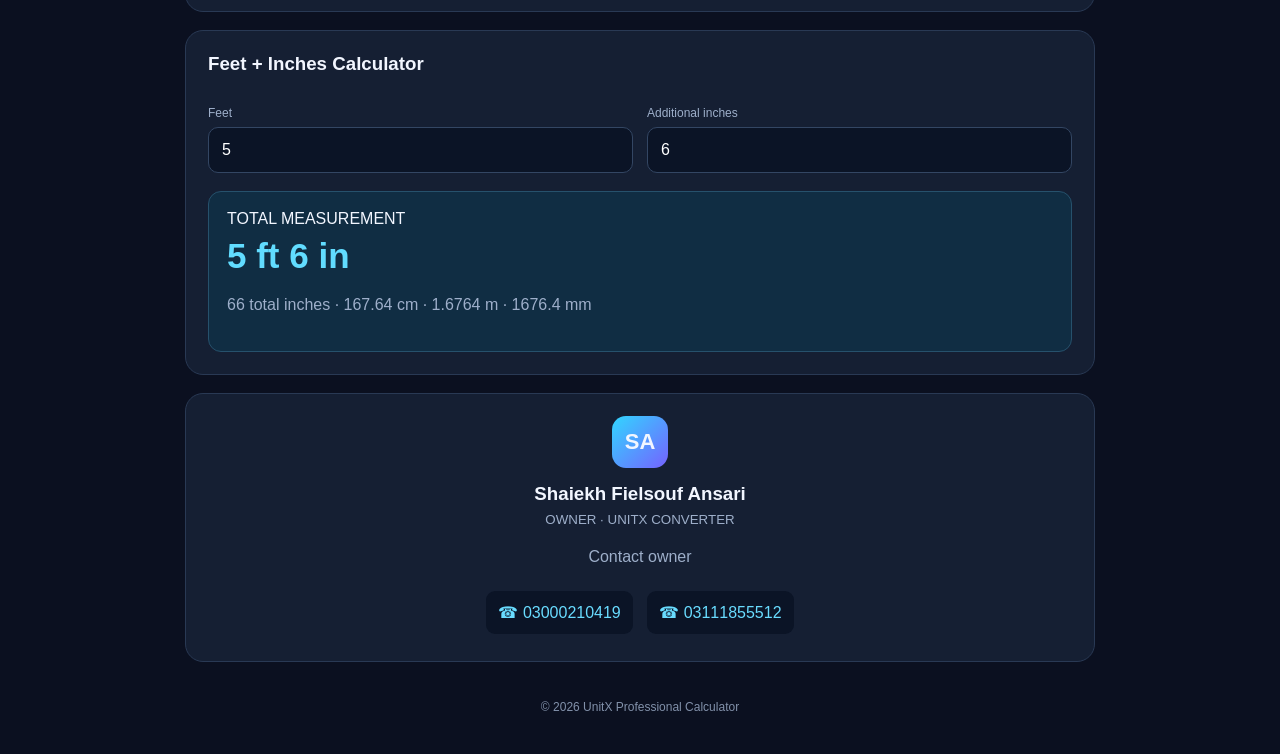
<file: calculator_2.html>
﻿
<!DOCTYPE html>
<html lang="en">
<head>
<meta charset="UTF-8">
<meta name="viewport" content="width=device-width, initial-scale=1">
  <link rel="icon" href="./favicon.ico" sizes="any">
  <link rel="apple-touch-icon" href="images/apple-touch-icon.png">
  <link rel="manifest" href="manifest.json">
<meta name="theme-color" content="#0b1020">
<title>UnitX Professional Calculator</title>
<style>
*{box-sizing:border-box}
body {
  -webkit-user-select: none;
  user-select: none;
}
body{margin:0;background:#0b1020;color:#f2f6ff;font:16px Arial,sans-serif}
.app{max-width:950px;margin:auto;padding:20px}
header{display:flex;align-items:center;justify-content:space-between;gap:10px;margin-bottom:25px  padding-right: 180px;
}
.logo{background:linear-gradient(135deg,#31d6ff,#7562ff);padding:13px;border-radius:14px;font-size:22px;font-weight:bold}
.brand{display:flex;align-items:center;gap:12px}
h1{font-size:23px;margin:0}h2{font-size:28px}h3{margin-top:0}
p{color:#9eafca;line-height:1.6}
.panel{background:#151f33;border:1px solid #293954;border-radius:18px;padding:22px;margin-bottom:18px}
label{display:block;color:#9eafca;font-size:12px;margin:12px 0 7px}
input,select{width:100%;padding:13px;background:#0b1426;color:white;border:1px solid #334663;border-radius:10px;font-size:16px}
button{padding:12px;border:0;border-radius:10px;background:#23baff;color:#061321;font-weight:bold;cursor:pointer}
.grid{display:grid;grid-template-columns:1fr 1fr;gap:14px}
.result{background:#102d43;border:1px solid #26516c;border-radius:13px;padding:18px;margin-top:18px}
.result strong{display:block;color:#61dcff;font-size:clamp(24px,5vw,35px);overflow-wrap:anywhere;margin-top:8px}
.actions{display:flex;flex-wrap:wrap;gap:9px;margin-top:15px}
.actions button{flex:1}
.secondary{background:#263751;color:#fff}
.categories{display:grid;grid-template-columns:repeat(4,1fr);gap:9px}
.cat{background:#1c2b43;color:white;border:1px solid #344865;padding:15px 5px}
.cat.active{border:1px solid #32cfff;background:#103650;color:#5fe0ff}
.owner{text-align:center}
.owner h3{margin-bottom:5px}
.phone{display:inline-block;color:#69dcff;background:#0b1426;padding:12px;margin:5px;border-radius:9px;text-decoration:none}
small{color:#9eafca}
footer{text-align:center;padding:20px;color:#8291aa;font-size:12px}
@media(max-width:520px){.app{padding:13px}.panel{padding:16px}.categories{grid-template-columns:repeat(3,1fr)}.grid{gap:9px}h2{font-size:24px}}
@media print{body{display:none!important}}

</style>

<style id="uniBarStyle">
/* ===== UNIFIED NAV BAR ===== */
#uniBar {
  position: fixed;
  top: 16px;
  right: 16px;
  z-index: 99999;
  display: flex;
  align-items: center;
  gap: 10px;
}
#uniHome, #uniTheme {
  display: inline-flex;
  align-items: center;
  justify-content: center;
  gap: 6px;
  padding: 11px 19px;
  border-radius: 30px;
  font-size: 14px;
  font-weight: 800;
  cursor: pointer;
  transition: transform .25s, box-shadow .25s;
  text-decoration: none;
  font-family: inherit;
  letter-spacing: .01em;
  white-space: nowrap;
  user-select: none;
  box-shadow: 0 4px 18px rgba(0,0,0,0.45);
}
#uniHome {
  background: linear-gradient(135deg,#f1d79d,#d9b56d);
  color: #17130b;
  border: 0;
}
#uniTheme {
  background: rgba(255,255,255,0.10);
  color: #f4f1e9;
  border: 1px solid rgba(255,255,255,0.18);
  backdrop-filter: blur(12px);
  -webkit-backdrop-filter: blur(12px);
}
#uniHome:hover, #uniTheme:hover {
  transform: translateY(-3px);
  box-shadow: 0 8px 28px rgba(0,0,0,0.5);
}
/* Light Mode */
body.u-light { filter: invert(1) hue-rotate(180deg); }
body.u-light img,
body.u-light video,
body.u-light canvas { filter: invert(1) hue-rotate(180deg); }
body.u-light #uniTheme {
  background: rgba(0,0,0,0.08);
  color: #202738;
  border-color: rgba(0,0,0,0.15);
}
@media(max-width:480px){
  #uniBar { top:10px; right:10px; gap:7px; }
  #uniHome, #uniTheme { padding:9px 13px; font-size:12px; }
}
</style></head>
`<body>
<div id="uniBar"><a id="uniHome" href="./freetools.html">&#8592; Free Tools</a><button id="uniTheme" onclick="toggleUniTheme()">&#9728;&#65039; Light</button></div>

<div class="app">
<header>
 <div class="brand"><div class="logo">UX</div><div><h1>UnitX</h1><small>Professional Converter</small></div></div>

</header>

<h2>Measurement Calculator</h2>
<p>Fast and accurate unit conversions for construction, land and everyday use.</p>

<section class="panel">
<h3>Universal Unit Converter</h3>
<label for="category">Choose category</label>
<select id="category" onchange="changeCategory()"></select>
<div class="grid">
 <div><label for="value">Enter value</label><input id="value" type="number" step="any" value="1" oninput="calculate()"></div>
 <div><label for="from">From unit</label><select id="from" onchange="calculate()"></select></div>
</div>
<label for="to">Convert to</label><select id="to" onchange="calculate()"></select>
<div class="result">CONVERSION RESULT<strong id="result">304.8</strong><span id="unit">mm</span><p id="equation"></p></div>
<div class="actions">
<button onclick="copyResult()">Copy result</button>
<button class="secondary" onclick="swapUnits()">⇄ Swap units</button>
<button class="secondary" onclick="resetCalc()">Reset</button>
</div>
</section>

<section class="panel">
<h3>Measurement Categories</h3>
<div class="categories" id="categories"></div>
</section>

<section class="panel">
<h3>Pakistani Land Calculator</h3>
<p>Select the marla standard applicable to your area.</p>
<label for="marla">Marla standard</label>
<select id="marla" onchange="landCalc()">
<option value="272.25">1 Marla = 272.25 square feet</option>
<option value="225">1 Marla = 225 square feet</option>
</select>
<div class="grid">
<div><label for="landValue">Enter area</label><input id="landValue" type="number" value="1" step="any" oninput="landCalc()"></div>
<div><label for="landFrom">From</label><select id="landFrom" onchange="landCalc()"></select></div>
</div>
<label for="landTo">Convert to</label><select id="landTo" onchange="landCalc()"></select>
<div class="result">LAND RESULT<strong id="landResult">20</strong><span id="landUnit">Marla</span></div>
<p>1 Kanal = 20 Marla. 1 Acre = 43,560 square feet. Local land records can use different standards.</p>
</section>

<section class="panel">
<h3>Feet + Inches Calculator</h3>
<div class="grid">
<div><label for="feet">Feet</label><input id="feet" type="number" value="5" step="any" oninput="feetCalc()"></div>
<div><label for="inches">Additional inches</label><input id="inches" type="number" value="6" step="any" oninput="feetCalc()"></div>
</div>
<div class="result">TOTAL MEASUREMENT<strong id="feetResult">5 ft 6 in</strong><p id="feetDetails"></p></div>
</section>

<section class="panel owner">
<div class="logo" style="display:inline-block;margin-bottom:15px">SA</div>
<h3>Shaiekh Fielsouf Ansari</h3>
<small>OWNER · UNITX CONVERTER</small>
<p>Contact owner</p>
<a class="phone" href="tel:03000210419">☎ 03000210419</a>
<a class="phone" href="tel:03111855512">☎ 03111855512</a>
</section>
<footer>© 2026 UnitX Professional Calculator</footer>
</div>

<script>
const $=id=>document.getElementById(id);
const data={
"Length":{icon:"📏",u:{mm:["Millimeter",.001],cm:["Centimeter",.01],m:["Meter",1],km:["Kilometer",1000],inch:["Inch",.0254],ft:["Foot",.3048],yd:["Yard",.9144],mi:["Mile",1609.344]}},
"Weight":{icon:"⚖️",u:{mg:["Milligram",.000001],g:["Gram",.001],kg:["Kilogram",1],tonne:["Metric tonne",1000],oz:["Ounce",.028349523],lb:["Pound",.45359237]}},
"Area":{icon:"▦",u:{mm2:["Square millimeter",.000001],cm2:["Square centimeter",.0001],m2:["Square meter",1],km2:["Square kilometer",1000000],ft2:["Square foot",.09290304],in2:["Square inch",.00064516],yd2:["Square yard",.83612736],acre:["Acre",4046.8564224],ha:["Hectare",10000]}},
"Volume":{icon:"🧪",u:{ml:["Milliliter",.001],l:["Liter",1],m3:["Cubic meter",1000],tsp:["US teaspoon",.004928922],tbsp:["US tablespoon",.014786765],cup:["US cup",.236588237],gal:["US gallon",3.785411784]}},
"Temperature":{icon:"🌡️",u:{C:["Celsius",1],F:["Fahrenheit",1],K:["Kelvin",1]}},
"Speed":{icon:"🚀",u:{"m/s":["Meters/second",1],"km/h":["Kilometers/hour",1/3.6],mph:["Miles/hour",.44704],knot:["Knot",.514444444]}},
"Time":{icon:"⏱️",u:{sec:["Second",1],min:["Minute",60],hr:["Hour",3600],day:["Day",86400],week:["Week",604800],year:["Year (365 days)",31536000]}},
"Digital":{icon:"💾",u:{bit:["Bit",.125],B:["Byte",1],KB:["Kilobyte",1000],MB:["Megabyte",1e6],GB:["Gigabyte",1e9],TB:["Terabyte",1e12],KiB:["Kibibyte",1024],MiB:["Mebibyte",1048576],GiB:["Gibibyte",1073741824]}},
"Pressure":{icon:"🔵",u:{Pa:["Pascal",1],kPa:["Kilopascal",1000],bar:["Bar",100000],atm:["Atmosphere",101325],psi:["PSI",6894.757293]}},
"Energy":{icon:"⚡",u:{J:["Joule",1],kJ:["Kilojoule",1000],cal:["Calorie",4.184],kcal:["Kilocalorie",4184],Wh:["Watt-hour",3600],kWh:["Kilowatt-hour",3600000]}},
"Power":{icon:"🔋",u:{W:["Watt",1],kW:["Kilowatt",1000],MW:["Megawatt",1000000],hp:["Horsepower",745.699872]}},
"Angle":{icon:"📐",u:{deg:["Degree",1],rad:["Radian",180/Math.PI],grad:["Gradian",.9]}}
};
let current="Length";
function fmt(n){if(!Number.isFinite(n))return "Not defined";return Number(n.toPrecision(11)).toLocaleString("en-US",{maximumFractionDigits:9,useGrouping:false})}
function fill(sel,units,selected){
sel.innerHTML="";
Object.keys(units).forEach(k=>{let o=document.createElement("option");o.value=k;o.textContent=k+" — "+units[k][0];sel.appendChild(o)});
if(selected&&units[selected])sel.value=selected;
}
function changeCategory(){
current=$("category").value;
const units=data[current].u;
const defaults={Length:["ft","inch"],Weight:["kg","lb"],Area:["m2","ft2"],Volume:["l","gal"],Temperature:["C","F"],Speed:["km/h","mph"],Time:["hr","min"],Digital:["MB","GB"],Pressure:["bar","psi"],Energy:["kWh","J"],Power:["kW","hp"],Angle:["deg","rad"]};
fill($("from"),units,defaults[current][0]);fill($("to"),units,defaults[current][1]);
document.querySelectorAll(".cat").forEach(b=>b.classList.toggle("active",b.dataset.name===current));
calculate();
}
function convertTemp(v,a,b){
let c=a==="C"?v:a==="F"?(v-32)*5/9:v-273.15;
return b==="C"?c:b==="F"?c*9/5+32:c+273.15;
}
function calculate(){
let v=Number($("value").value),a=$("from").value,b=$("to").value;
let ans;
if($("value").value.trim()==="")ans=NaN;
else if(current==="Temperature")ans=convertTemp(v,a,b);
else ans=v*data[current].u[a][1]/data[current].u[b][1];
$("result").textContent=fmt(ans);$("unit").textContent=$("to").value;
$("equation").textContent=$("value").value+" "+a+" = "+fmt(ans)+" "+b;
}
function swapUnits(){let a=$("from").value;$("from").value=$("to").value;$("to").value=a;calculate()}
function resetCalc(){$("value").value=1;calculate()}
async function copyResult(){
let text=$("result").textContent+" "+$("unit").textContent;
try{await navigator.clipboard.writeText(text);alert("Result copied: "+text)}
catch{prompt("Copy this result:",text)}
}
Object.keys(data).forEach(name=>{
let o=document.createElement("option");o.value=name;o.textContent=data[name].icon+" "+name;$("category").appendChild(o);
let b=document.createElement("button");b.className="cat";b.dataset.name=name;b.textContent=data[name].icon+" "+name;
b.onclick=()=>{$("category").value=name;changeCategory()};$("categories").appendChild(b);
});
$("category").value="Length";changeCategory();

const land={
sqft:["Square feet",1],sqyd:["Square yards",9],
marla:["Marla",0],kanal:["Kanal",0],acre:["Acre",43560],
hectare:["Hectare",107639.104167],sqm:["Square meters",10.7639104167]
};
function landFactor(k){let m=Number($("marla").value);return k==="marla"?m:k==="kanal"?m*20:land[k][1]}
function landCalc(){
let raw=$("landValue").value,v=Number(raw),a=$("landFrom").value,b=$("landTo").value;
let result=raw.trim()===""?NaN:v*landFactor(a)/landFactor(b);
$("landResult").textContent=fmt(result);$("landUnit").textContent=land[b][0];
}
function feetCalc(){
let f=Number($("feet").value||0),i=Number($("inches").value||0);
let total=f*12+i,m=total*.0254;
$("feetResult").textContent=fmt(Math.trunc(total/12))+" ft "+fmt(total%12)+" in";
$("feetDetails").textContent=fmt(total)+" total inches · "+fmt(m*100)+" cm · "+fmt(m)+" m · "+fmt(m*1000)+" mm";
}
fill($("landFrom"),land,"kanal");fill($("landTo"),land,"marla");
$("landFrom").onchange=landCalc;$("landTo").onchange=landCalc;
landCalc();feetCalc();
document.addEventListener("contextmenu",e=>e.preventDefault());
document.addEventListener("copy", e => {
  if (!e.target.closest(".actions")) {
    e.preventDefault();
  }
});
</script>

<script id="uniBarScript">
function toggleUniTheme(){
  var l=document.body.classList.toggle('u-light');
  document.getElementById('uniTheme').innerHTML=l?'&#127769; Dark':'&#9728;&#65039; Light';
  localStorage.setItem('uniTheme',l?'light':'dark');
}
(function(){
  if(localStorage.getItem('uniTheme')==='light'){
    document.body.classList.add('u-light');
    var b=document.getElementById('uniTheme');
    if(b)b.innerHTML='&#127769; Dark';
  }
})();
</script>
</body>
</html>
</file>
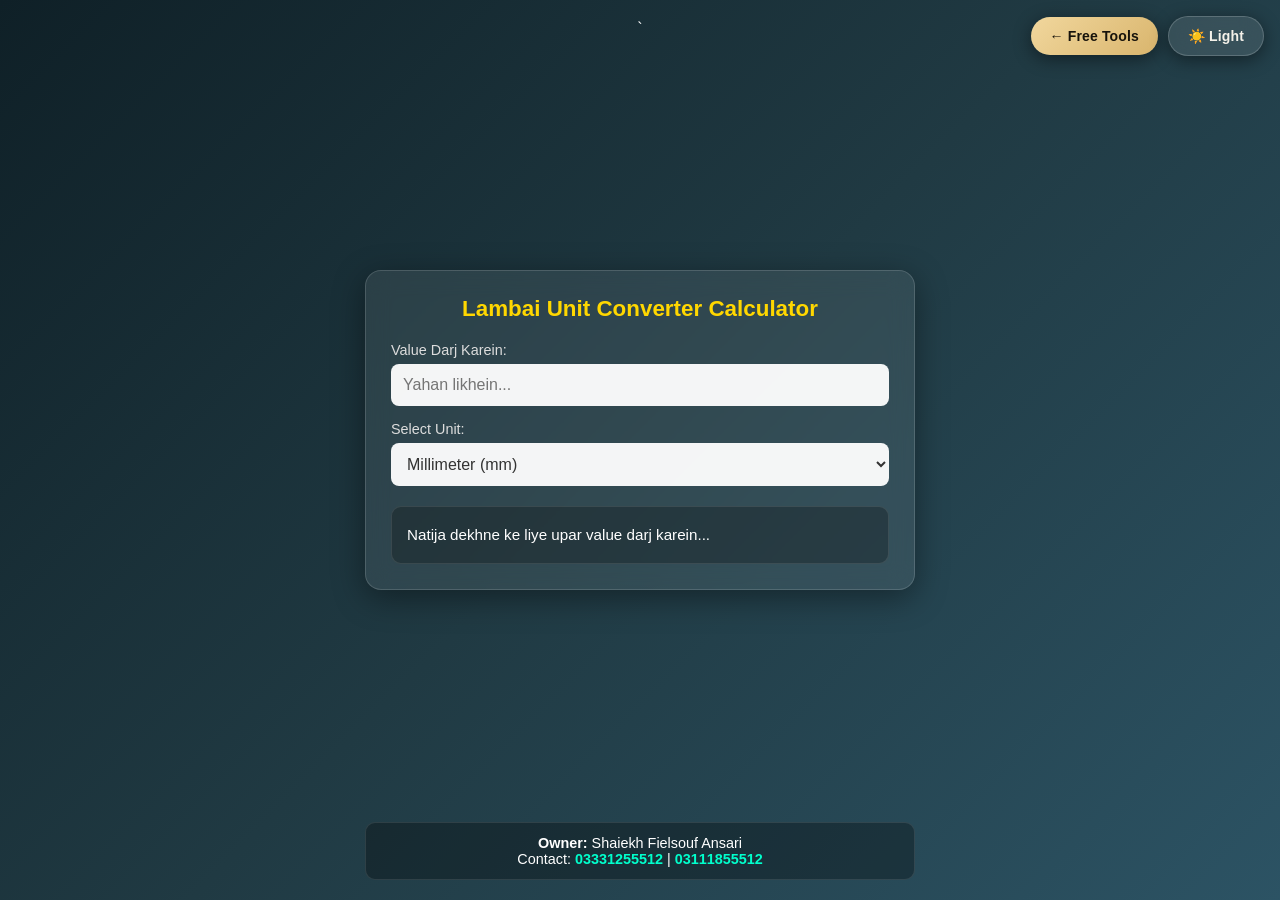
<file: calculator_3.html>
﻿<!DOCTYPE html>
<html lang="ur">
<head>
    <meta charset="UTF-8">
    <meta name="viewport" content="width=device-width, initial-scale=1.0">
  <link rel="icon" href="./favicon.ico" sizes="any">
  <link rel="apple-touch-icon" href="images/apple-touch-icon.png">
  <link rel="manifest" href="manifest.json">
    <title>Length Unit Converter - Shaiekh Fielsouf Ansari</title>
    <style>
        * {
            box-sizing: border-box;
            margin: 0;
            padding: 0;
            user-select: none;
            -webkit-user-select: none;
            -moz-user-select: none;
            -ms-user-select: none;
        }
        body {
            font-family: 'Segoe UI', Tahoma, Geneva, Verdana, sans-serif;
            background: linear-gradient(135deg, #0f2027, #203a43, #2c5364);
            color: #fff;
            min-height: 100vh;
            display: flex;
            flex-direction: column;
            justify-content: space-between;
            align-items: center;
            padding: 20px;
        }
        .container {
            background: rgba(255, 255, 255, 0.08);
            backdrop-filter: blur(12px);
            border-radius: 16px;
            padding: 25px;
            width: 100%;
            max-width: 550px;
            box-shadow: 0 8px 32px 0 rgba(0, 0, 0, 0.4);
            border: 1px solid rgba(255, 255, 255, 0.15);
            margin-top: auto;
            margin-bottom: auto;
        }
        h2 {
            text-align: center;
            margin-bottom: 20px;
            font-size: 1.4rem;
            color: #ffd700;
        }
        .input-group {
            margin-bottom: 15px;
        }
        label {
            display: block;
            margin-bottom: 6px;
            font-size: 0.9rem;
            color: #ddd;
        }
        input, select {
            width: 100%;
            padding: 12px;
            border-radius: 8px;
            border: none;
            font-size: 1rem;
            background: rgba(255, 255, 255, 0.95);
            color: #333;
            outline: none;
        }
        .results-box {
            margin-top: 20px;
            background: rgba(0, 0, 0, 0.25);
            padding: 15px;
            border-radius: 10px;
            font-size: 0.95rem;
            line-height: 1.7;
            border: 1px solid rgba(255, 255, 255, 0.1);
        }
        .results-box strong {
            color: #00ffcc;
        }
        .owner-box {
            text-align: center;
            padding: 12px;
            background: rgba(0, 0, 0, 0.3);
            border-radius: 10px;
            font-size: 0.9rem;
            width: 100%;
            max-width: 550px;
            border: 1px solid rgba(255, 255, 255, 0.1);
        }
        .owner-box span {
            color: #00ffcc;
            font-weight: bold;
        }
    
</style>

<style id="uniBarStyle">
/* ===== UNIFIED NAV BAR ===== */
#uniBar {
  position: fixed;
  top: 16px;
  right: 16px;
  z-index: 99999;
  display: flex;
  align-items: center;
  gap: 10px;
}
#uniHome, #uniTheme {
  display: inline-flex;
  align-items: center;
  justify-content: center;
  gap: 6px;
  padding: 11px 19px;
  border-radius: 30px;
  font-size: 14px;
  font-weight: 800;
  cursor: pointer;
  transition: transform .25s, box-shadow .25s;
  text-decoration: none;
  font-family: inherit;
  letter-spacing: .01em;
  white-space: nowrap;
  user-select: none;
  box-shadow: 0 4px 18px rgba(0,0,0,0.45);
}
#uniHome {
  background: linear-gradient(135deg,#f1d79d,#d9b56d);
  color: #17130b;
  border: 0;
}
#uniTheme {
  background: rgba(255,255,255,0.10);
  color: #f4f1e9;
  border: 1px solid rgba(255,255,255,0.18);
  backdrop-filter: blur(12px);
  -webkit-backdrop-filter: blur(12px);
}
#uniHome:hover, #uniTheme:hover {
  transform: translateY(-3px);
  box-shadow: 0 8px 28px rgba(0,0,0,0.5);
}
/* Light Mode */
body.u-light { filter: invert(1) hue-rotate(180deg); }
body.u-light img,
body.u-light video,
body.u-light canvas { filter: invert(1) hue-rotate(180deg); }
body.u-light #uniTheme {
  background: rgba(0,0,0,0.08);
  color: #202738;
  border-color: rgba(0,0,0,0.15);
}
@media(max-width:480px){
  #uniBar { top:10px; right:10px; gap:7px; }
  #uniHome, #uniTheme { padding:9px 13px; font-size:12px; }
}
</style></head>
`<body>
<div id="uniBar"><a id="uniHome" href="./freetools.html">&#8592; Free Tools</a><button id="uniTheme" onclick="toggleUniTheme()">&#9728;&#65039; Light</button></div>


<div class="container">
    
    <h2>Lambai Unit Converter Calculator</h2>
    
    <div class="input-group">
        <label for="value">Value Darj Karein:</label>
        <input type="number" id="value" placeholder="Yahan likhein..." oninput="convertUnits()">
    </div>

    <div class="input-group">
        <label for="unit">Select Unit:</label>
        <select id="unit" onchange="convertUnits()">
            <option value="mm">Millimeter (mm)</option>
            <option value="soot">Soot</option>
            <option value="cm">Centimeter (cm)</option>
            <option value="inch">Inch</option>
            <option value="foot">Foot / Feet</option>
            <option value="gaz">Gaz / Yard</option>
            <option value="meter">Meter</option>
            <option value="km">Kilometer</option>
        </select>
    </div>

    <div class="results-box" id="results">
        Natija dekhne ke liye upar value darj karein...
    </div>
</div>

<div class="owner-box">
    <p><strong>Owner:</strong> Shaiekh Fielsouf Ansari</p>
    <p>Contact: <span>03331255512</span> | <span>03111855512</span></p>
</div>

<script>
    // Disable right click, copy, cut, and paste
    document.addEventListener('contextmenu', e => e.preventDefault());
    document.addEventListener('copy', e => e.preventDefault());
    document.addEventListener('cut', e => e.preventDefault());
    document.addEventListener('paste', e => e.preventDefault());

    function convertUnits() {
        let val = parseFloat(document.getElementById('value').value);
        let unit = document.getElementById('unit').value;
        let resultsDiv = document.getElementById('results');

        if (isNaN(val)) {
            resultsDiv.innerHTML = "Baraye meharbani koi valid number darj karein.";
            return;
        }

        // Convert input to meters as base unit
        let meters = 0;
        switch(unit) {
            case 'mm': meters = val / 1000; break;
            case 'soot': meters = val * 0.003175; break; // 1 inch = 25.4mm, 1 soot = 3.175mm
            case 'cm': meters = val / 100; break;
            case 'inch': meters = val * 0.0254; break;
            case 'foot': meters = val * 0.3048; break;
            case 'gaz': meters = val * 0.9144; break;
            case 'meter': meters = val; break;
            case 'km': meters = val * 1000; break;
        }

        // Calculate all units from meters
        let mm = meters * 1000;
        let soot = meters / 0.003175;
        let cm = meters * 100;
        let inch = meters / 0.0254;
        let foot = meters / 0.3048;
        let gaz = meters / 0.9144;
        let m = meters;
        let km = meters / 1000;

        resultsDiv.innerHTML = `
            <strong>Tamam Unit Hisaab:</strong><br>
            • Millimeter (mm): <strong>${mm.toFixed(2)}</strong> mm<br>
            • Soot: <strong>${soot.toFixed(2)}</strong> Soot<br>
            • Centimeter (cm): <strong>${cm.toFixed(2)}</strong> cm<br>
            • Inch: <strong>${inch.toFixed(2)}</strong> Inches<br>
            • Foot: <strong>${foot.toFixed(2)}</strong> Feet<br>
            • Gaz: <strong>${gaz.toFixed(4)}</strong> Gaz<br>
            • Meter: <strong>${m.toFixed(4)}</strong> Meters<br>
            • Kilometer: <strong>${km.toFixed(6)}</strong> km
        `;
    }
</script>


<script id="uniBarScript">
function toggleUniTheme(){
  var l=document.body.classList.toggle('u-light');
  document.getElementById('uniTheme').innerHTML=l?'&#127769; Dark':'&#9728;&#65039; Light';
  localStorage.setItem('uniTheme',l?'light':'dark');
}
(function(){
  if(localStorage.getItem('uniTheme')==='light'){
    document.body.classList.add('u-light');
    var b=document.getElementById('uniTheme');
    if(b)b.innerHTML='&#127769; Dark';
  }
})();
</script>
</body>
</html>
</file>
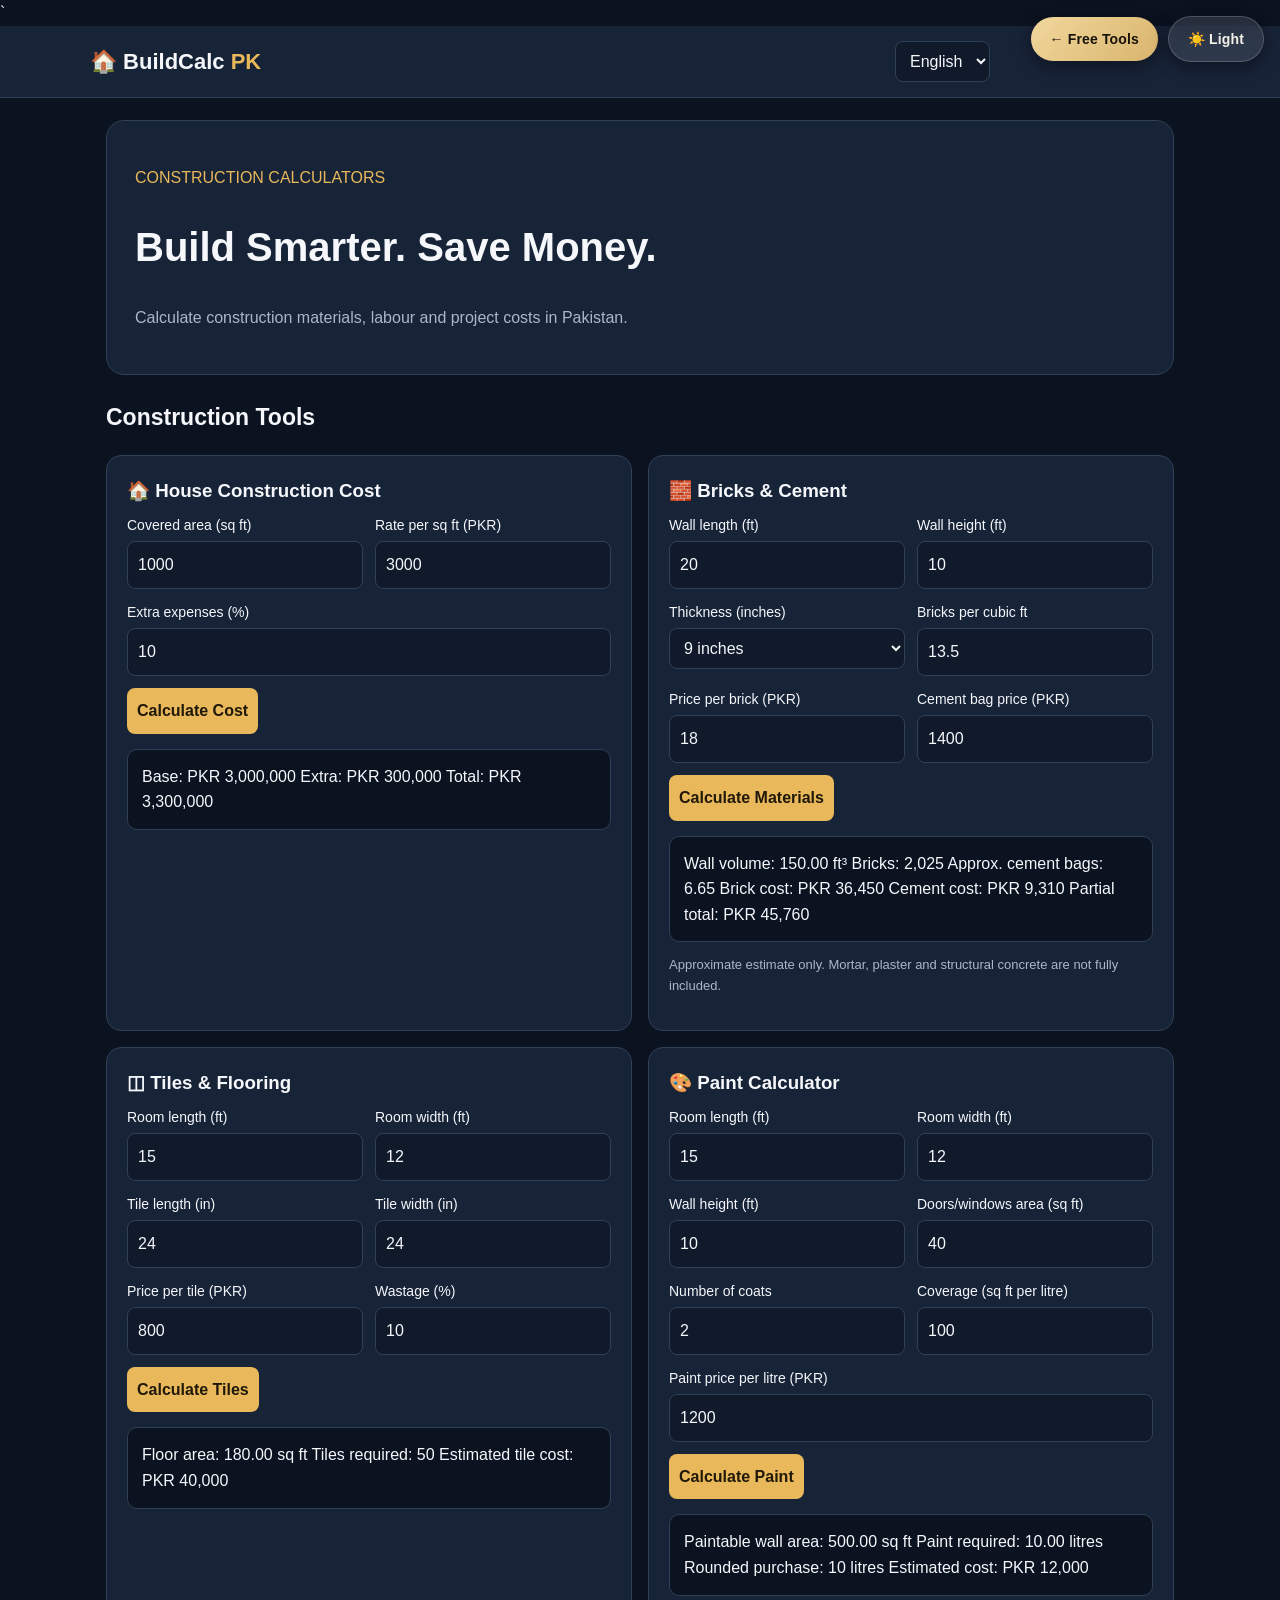
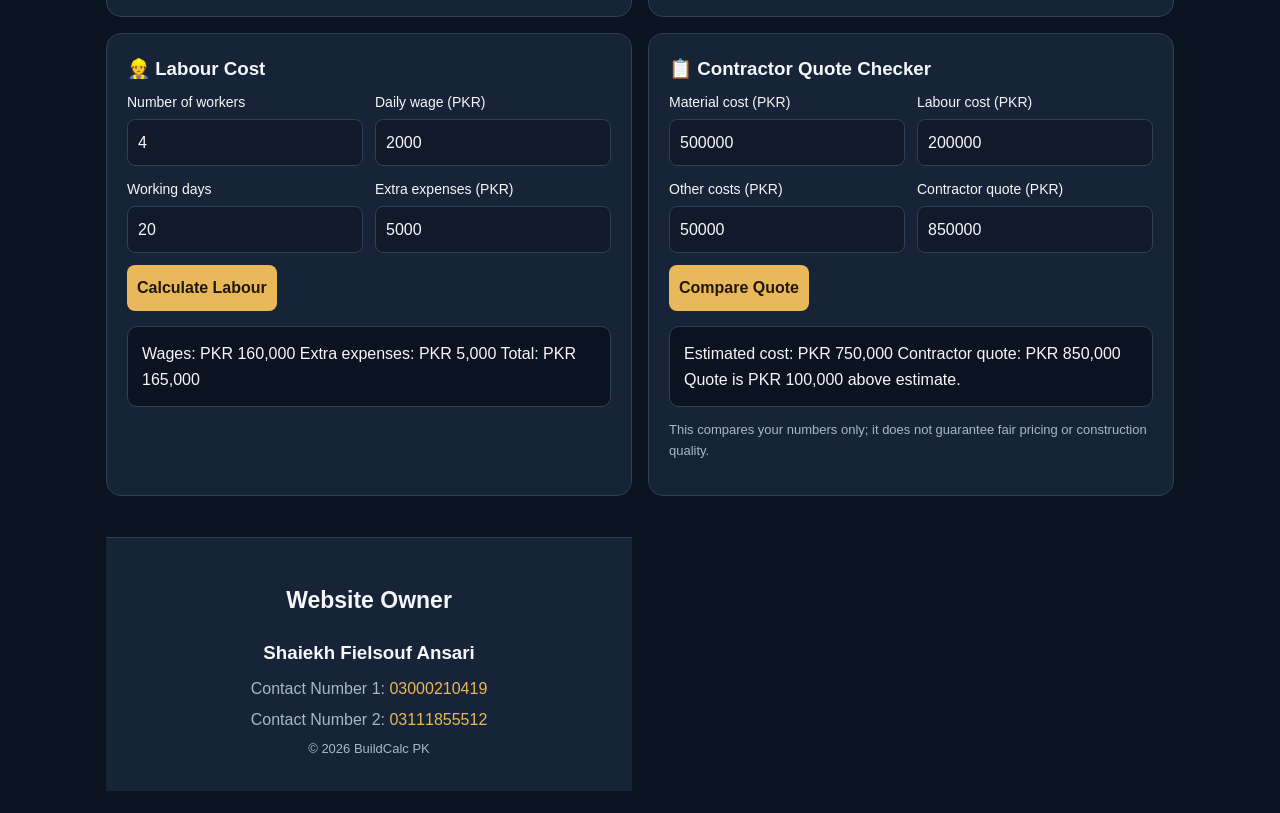
<file: calculator_4.html>
﻿<!DOCTYPE html>
<html lang="en" dir="ltr">
<head>
<meta charset="UTF-8">
<meta name="viewport" content="width=device-width, initial-scale=1.0">
  <link rel="icon" href="./favicon.ico" sizes="any">
  <link rel="apple-touch-icon" href="images/apple-touch-icon.png">
  <link rel="manifest" href="manifest.json">
<title>BuildCalc PK | Construction Calculator</title>
<style>
:root {
  --bg:#0b1220; --card:#172337; --text:#f5f7fb;
  --muted:#aab7ca; --accent:#e9b85b; --border:#304057;
  --input:#101a2b;
}

* { box-sizing:border-box; }
body {
  margin:0; background:var(--bg); color:var(--text);
  font-family:Arial,sans-serif; line-height:1.6;
}
header {
  background:var(--card); border-bottom:1px solid var(--border);
  padding:15px 5%;
}
nav {
  max-width:1100px; margin:auto; display:flex;
  justify-content:space-between; align-items:center;
  flex-wrap:wrap; gap:12px;
  padding-right: 200px;
}
.brand { font-size:22px; font-weight:bold; }
.logo { color:var(--accent); }
button,select,input {
  font:inherit; border-radius:8px; padding:10px;
}
button {
  cursor:pointer; border:1px solid var(--border);
  background:var(--card); color:var(--text);
}
select,input {
  width:100%; border:1px solid var(--border);
  background:var(--input); color:var(--text);
}
.nav-buttons { display:flex; gap:8px; align-items:center; }
main { max-width:1100px; margin:auto; padding:22px 16px; }
.hero {
  padding:28px; border:1px solid var(--border);
  background:var(--card); border-radius:18px; margin-bottom:24px;
}
h1 { font-size:clamp(26px,5vw,40px); line-height:1.2; }
h2 { font-size:23px; }
h3 { margin:0 0 8px; }
p { color:var(--muted); }
.accent { color:var(--accent); }
.grid {
  display:grid; grid-template-columns:repeat(2,minmax(0,1fr));
  gap:16px;
}
.card {
  min-width:0; background:var(--card); border:1px solid var(--border);
  border-radius:15px; padding:20px;
}
.fields {
  display:grid; grid-template-columns:repeat(2,minmax(0,1fr));
  gap:12px;
}
label { display:block; font-size:14px; margin-bottom:5px; }
.field { min-width:0; }
.full { grid-column:1/-1; }
.primary {
  background:var(--accent); color:#201808; font-weight:bold;
  border:0; margin-top:12px;
}
.result {
  margin-top:15px; padding:14px; border-radius:10px;
  background:var(--bg); border:1px solid var(--border);
  overflow-wrap:anywhere;
}
.result strong { color:var(--accent); font-size:22px; }
.small { color:var(--muted); font-size:13px; }
.owner {
  text-align:center; padding:25px 15px;
  background:var(--card); border-top:1px solid var(--border);
  margin-top:25px;
}
.owner a { color:var(--accent); text-decoration:none; }
.owner p { margin:6px; }
@media(max-width:650px) {
  .grid { grid-template-columns:1fr; }
  .hero { padding:20px; }
  .card { padding:15px; }
  header { padding:12px; }
}
@media(max-width:360px) {
  .fields { grid-template-columns:1fr; }
  .full { grid-column:auto; }
}
body,header,main,.card,.hero,footer {
  user-select:none; -webkit-user-select:none;
}
input,select,textarea {
  user-select:auto; -webkit-user-select:auto;
}
</style>

<style id="uniBarStyle">
/* ===== UNIFIED NAV BAR ===== */
#uniBar {
  position: fixed;
  top: 16px;
  right: 16px;
  z-index: 99999;
  display: flex;
  align-items: center;
  gap: 10px;
}
#uniHome, #uniTheme {
  display: inline-flex;
  align-items: center;
  justify-content: center;
  gap: 6px;
  padding: 11px 19px;
  border-radius: 30px;
  font-size: 14px;
  font-weight: 800;
  cursor: pointer;
  transition: transform .25s, box-shadow .25s;
  text-decoration: none;
  font-family: inherit;
  letter-spacing: .01em;
  white-space: nowrap;
  user-select: none;
  box-shadow: 0 4px 18px rgba(0,0,0,0.45);
}
#uniHome {
  background: linear-gradient(135deg,#f1d79d,#d9b56d);
  color: #17130b;
  border: 0;
}
#uniTheme {
  background: rgba(255,255,255,0.10);
  color: #f4f1e9;
  border: 1px solid rgba(255,255,255,0.18);
  backdrop-filter: blur(12px);
  -webkit-backdrop-filter: blur(12px);
}
#uniHome:hover, #uniTheme:hover {
  transform: translateY(-3px);
  box-shadow: 0 8px 28px rgba(0,0,0,0.5);
}
/* Light Mode */
body.u-light { filter: invert(1) hue-rotate(180deg); }
body.u-light img,
body.u-light video,
body.u-light canvas { filter: invert(1) hue-rotate(180deg); }
body.u-light #uniTheme {
  background: rgba(0,0,0,0.08);
  color: #202738;
  border-color: rgba(0,0,0,0.15);
}
@media(max-width:480px){
  #uniBar { top:10px; right:10px; gap:7px; }
  #uniHome, #uniTheme { padding:9px 13px; font-size:12px; }
}
</style></head>
`<body>
<div id="uniBar"><a id="uniHome" href="./freetools.html">&#8592; Free Tools</a><button id="uniTheme" onclick="toggleUniTheme()">&#9728;&#65039; Light</button></div>

<header>
<nav>
  <div class="brand">🏠 BuildCalc <span class="logo">PK</span></div>
  <div class="nav-buttons">
    <select id="language" style="width:auto">
      <option value="en">English</option>
      <option value="ur">اردو</option>
    </select>
    
  </div>
</nav>
</header>

<main>
<section class="hero">
  <p class="accent" data-en="CONSTRUCTION CALCULATORS"
     data-ur="تعمیراتی کیلکولیٹر">CONSTRUCTION CALCULATORS</p>
  <h1 data-en="Build Smarter. Save Money."
      data-ur="سمجھ داری سے تعمیر کریں، پیسے بچائیں۔">
    Build Smarter. Save Money.
  </h1>
  <p data-en="Calculate construction materials, labour and project costs in Pakistan."
     data-ur="پاکستان میں تعمیراتی میٹریل، مزدوری اور اخراجات کا حساب لگائیں۔">
    Calculate construction materials, labour and project costs in Pakistan.
  </p>
</section>

<h2 data-en="Construction Tools" data-ur="تعمیراتی ٹولز">
Construction Tools
</h2>

<div class="grid">

<!-- 1. HOUSE CONSTRUCTION COST -->
<section class="card">
<h3 data-en="🏠 House Construction Cost"
data-ur="🏠 گھر کی تعمیر کا خرچ">🏠 House Construction Cost</h3>
<div class="fields">
<div class="field">
<label data-en="Covered area (sq ft)" data-ur="تعمیر شدہ رقبہ (مربع فٹ)">Covered area (sq ft)</label>
<input id="area" type="number" min="0" value="1000">
</div>
<div class="field">
<label data-en="Rate per sq ft (PKR)" data-ur="فی مربع فٹ ریٹ (روپے)">Rate per sq ft (PKR)</label>
<input id="costRate" type="number" min="0" value="3000">
</div>
<div class="field full">
<label data-en="Extra expenses (%)" data-ur="اضافی اخراجات (%)">Extra expenses (%)</label>
<input id="extra" type="number" min="0" value="10">
</div>
</div>
<button class="primary" onclick="calculateCost()"
data-en="Calculate Cost" data-ur="خرچ معلوم کریں">Calculate Cost</button>
<div class="result" id="costResult" aria-live="polite">PKR 3,300,000</div>
</section>

<!-- 2. BRICKS AND CEMENT -->
<section class="card">
<h3 data-en="🧱 Bricks & Cement" data-ur="🧱 اینٹیں اور سیمنٹ">🧱 Bricks & Cement</h3>
<div class="fields">
<div class="field">
<label data-en="Wall length (ft)" data-ur="دیوار کی لمبائی (فٹ)">Wall length (ft)</label>
<input id="wallL" type="number" min="0" value="20">
</div>
<div class="field">
<label data-en="Wall height (ft)" data-ur="دیوار کی اونچائی (فٹ)">Wall height (ft)</label>
<input id="wallH" type="number" min="0" value="10">
</div>
<div class="field">
<label data-en="Thickness (inches)" data-ur="موٹائی (انچ)">Thickness (inches)</label>
<select id="wallT">
<option value="4.5">4.5 inches</option>
<option value="9" selected>9 inches</option>
</select>
</div>
<div class="field">
<label data-en="Bricks per cubic ft" data-ur="فی مکعب فٹ اینٹیں">Bricks per cubic ft</label>
<input id="brickFactor" type="number" min="1" value="13.5">
</div>
<div class="field">
<label data-en="Price per brick (PKR)" data-ur="فی اینٹ قیمت (روپے)">Price per brick (PKR)</label>
<input id="brickPrice" type="number" min="0" value="18">
</div>
<div class="field">
<label data-en="Cement bag price (PKR)" data-ur="سیمنٹ کی بوری (روپے)">Cement bag price (PKR)</label>
<input id="cementPrice" type="number" min="0" value="1400">
</div>
</div>
<button class="primary" onclick="calculateBricks()"
data-en="Calculate Materials" data-ur="میٹریل کا حساب">Calculate Materials</button>
<div class="result" id="brickResult" aria-live="polite">—</div>
<p class="small" data-en="Approximate estimate only. Mortar, plaster and structural concrete are not fully included."
data-ur="صرف تخمینہ ہے۔ پلستر، کنکریٹ اور تمام مسالے کی مقدار مکمل طور پر شامل نہیں۔">
Approximate estimate only. Mortar, plaster and structural concrete are not fully included.
</p>
</section>

<!-- 3. TILES -->
<section class="card">
<h3 data-en="◫ Tiles & Flooring" data-ur="◫ ٹائلز اور فرش">◫ Tiles & Flooring</h3>
<div class="fields">
<div class="field">
<label data-en="Room length (ft)" data-ur="کمرے کی لمبائی (فٹ)">Room length (ft)</label>
<input id="roomL" type="number" min="0" value="15">
</div>
<div class="field">
<label data-en="Room width (ft)" data-ur="کمرے کی چوڑائی (فٹ)">Room width (ft)</label>
<input id="roomW" type="number" min="0" value="12">
</div>
<div class="field">
<label data-en="Tile length (in)" data-ur="ٹائل کی لمبائی (انچ)">Tile length (in)</label>
<input id="tileL" type="number" min="0" value="24">
</div>
<div class="field">
<label data-en="Tile width (in)" data-ur="ٹائل کی چوڑائی (انچ)">Tile width (in)</label>
<input id="tileW" type="number" min="0" value="24">
</div>
<div class="field">
<label data-en="Price per tile (PKR)" data-ur="فی ٹائل قیمت (روپے)">Price per tile (PKR)</label>
<input id="tilePrice" type="number" min="0" value="800">
</div>
<div class="field">
<label data-en="Wastage (%)" data-ur="اضافی ٹائلیں (%)">Wastage (%)</label>
<input id="tileWaste" type="number" min="0" value="10">
</div>
</div>
<button class="primary" onclick="calculateTiles()"
data-en="Calculate Tiles" data-ur="ٹائلوں کا حساب">Calculate Tiles</button>
<div class="result" id="tileResult" aria-live="polite">—</div>
</section>

<!-- 4. PAINT -->
<section class="card">
<h3 data-en="🎨 Paint Calculator" data-ur="🎨 پینٹ کیلکولیٹر">🎨 Paint Calculator</h3>
<div class="fields">
<div class="field">
<label data-en="Room length (ft)" data-ur="کمرے کی لمبائی (فٹ)">Room length (ft)</label>
<input id="paintL" type="number" min="0" value="15">
</div>
<div class="field">
<label data-en="Room width (ft)" data-ur="کمرے کی چوڑائی (فٹ)">Room width (ft)</label>
<input id="paintW" type="number" min="0" value="12">
</div>
<div class="field">
<label data-en="Wall height (ft)" data-ur="دیوار کی اونچائی (فٹ)">Wall height (ft)</label>
<input id="paintH" type="number" min="0" value="10">
</div>
<div class="field">
<label data-en="Doors/windows area (sq ft)" data-ur="دروازوں اور کھڑکیوں کا رقبہ">Doors/windows area (sq ft)</label>
<input id="paintOpen" type="number" min="0" value="40">
</div>
<div class="field">
<label data-en="Number of coats" data-ur="پینٹ کے کوٹ">Number of coats</label>
<input id="coats" type="number" min="1" value="2">
</div>
<div class="field">
<label data-en="Coverage (sq ft per litre)" data-ur="فی لیٹر کوریج (مربع فٹ)">Coverage (sq ft per litre)</label>
<input id="coverage" type="number" min="1" value="100">
</div>
<div class="field full">
<label data-en="Paint price per litre (PKR)" data-ur="فی لیٹر پینٹ کی قیمت (روپے)">Paint price per litre (PKR)</label>
<input id="paintPrice" type="number" min="0" value="1200">
</div>
</div>
<button class="primary" onclick="calculatePaint()"
data-en="Calculate Paint" data-ur="پینٹ کا حساب">Calculate Paint</button>
<div class="result" id="paintResult" aria-live="polite">—</div>
</section>

<!-- 5. LABOUR -->
<section class="card">
<h3 data-en="👷 Labour Cost" data-ur="👷 مزدوری کا خرچ">👷 Labour Cost</h3>
<div class="fields">
<div class="field">
<label data-en="Number of workers" data-ur="مزدوروں کی تعداد">Number of workers</label>
<input id="workers" type="number" min="0" value="4">
</div>
<div class="field">
<label data-en="Daily wage (PKR)" data-ur="روزانہ اجرت (روپے)">Daily wage (PKR)</label>
<input id="wage" type="number" min="0" value="2000">
</div>
<div class="field">
<label data-en="Working days" data-ur="کام کے دن">Working days</label>
<input id="days" type="number" min="0" value="20">
</div>
<div class="field">
<label data-en="Extra expenses (PKR)" data-ur="اضافی اخراجات (روپے)">Extra expenses (PKR)</label>
<input id="labourExtra" type="number" min="0" value="5000">
</div>
</div>
<button class="primary" onclick="calculateLabour()"
data-en="Calculate Labour" data-ur="مزدوری معلوم کریں">Calculate Labour</button>
<div class="result" id="labourResult" aria-live="polite">—</div>
</section>

<!-- 6. CONTRACTOR QUOTATION -->
<section class="card">
<h3 data-en="📋 Contractor Quote Checker" data-ur="📋 ٹھیکیدار کے کوٹیشن کا موازنہ">📋 Contractor Quote Checker</h3>
<div class="fields">
<div class="field">
<label data-en="Material cost (PKR)" data-ur="میٹریل کی لاگت (روپے)">Material cost (PKR)</label>
<input id="materials" type="number" min="0" value="500000">
</div>
<div class="field">
<label data-en="Labour cost (PKR)" data-ur="مزدوری (روپے)">Labour cost (PKR)</label>
<input id="quoteLabour" type="number" min="0" value="200000">
</div>
<div class="field">
<label data-en="Other costs (PKR)" data-ur="دیگر اخراجات (روپے)">Other costs (PKR)</label>
<input id="other" type="number" min="0" value="50000">
</div>
<div class="field">
<label data-en="Contractor quote (PKR)" data-ur="ٹھیکیدار کی رقم (روپے)">Contractor quote (PKR)</label>
<input id="quote" type="number" min="0" value="850000">
</div>
</div>
<button class="primary" onclick="calculateQuote()"
data-en="Compare Quote" data-ur="موازنہ کریں">Compare Quote</button>
<div class="result" id="quoteResult" aria-live="polite">—</div>
<p class="small" data-en="This compares your numbers only; it does not guarantee fair pricing or construction quality."
data-ur="یہ صرف درج شدہ رقم کا موازنہ ہے؛ یہ مناسب قیمت یا تعمیر کے معیار کی ضمانت نہیں۔">
This compares your numbers only; it does not guarantee fair pricing or construction quality.
</p>
</section>

<!-- OWNER CONTACT -->
<footer class="owner">
  <h2 data-en="Website Owner" data-ur="ویب سائٹ کے مالک">
    Website Owner
  </h2>
  <h3>Shaiekh Fielsouf Ansari</h3>
  <p>
    <span data-en="Contact Number 1:" data-ur="رابطہ نمبر 1:">Contact Number 1:</span>
    <a href="tel:03000210419">03000210419</a>
  </p>
  <p>
    <span data-en="Contact Number 2:" data-ur="رابطہ نمبر 2:">Contact Number 2:</span>
    <a href="tel:03111855512">03111855512</a>
  </p>
  <p class="small">© <span id="year"></span> BuildCalc PK</p>
</footer>

<script>
"use strict";

const $ = id => document.getElementById(id);

function val(id) {
  const n = Number($(id).value);
  return Number.isFinite(n) && n >= 0 ? n : NaN;
}

function money(n) {
  return "PKR " + Math.round(n).toLocaleString("en-PK");
}

function show(id, text) {
  $(id).textContent = text;
}

function validNumbers(ids) {
  return ids.every(id => Number.isFinite(val(id)));
}

function errorResult(id) {
  show(id, document.documentElement.lang === "ur"
    ? "درست اور صفر یا اس سے بڑی مقدار درج کریں۔"
    : "Please enter valid non-negative numbers.");
}

// 1. HOUSE CONSTRUCTION COST
function calculateCost() {
  const ids = ["area", "costRate", "extra"];
  if (!validNumbers(ids)) return errorResult("costResult");

  const base = val("area") * val("costRate");
  const extra = base * val("extra") / 100;
  show("costResult",
    "Base: " + money(base) +
    "\nExtra: " + money(extra) +
    "\nTotal: " + money(base + extra));
}

// 2. BRICKS AND CEMENT
function calculateBricks() {
  const ids = [
    "wallL", "wallH", "brickFactor",
    "brickPrice", "cementPrice"
  ];
  if (!validNumbers(ids) ||
      val("wallL") <= 0 ||
      val("wallH") <= 0 ||
      val("brickFactor") <= 0) {
    return errorResult("brickResult");
  }

  const volume =
    val("wallL") * val("wallH") *
    (Number($("wallT").value) / 12);

  const bricks = Math.ceil(volume * val("brickFactor"));

  // Rough allowance: wet mortar = 25% of wall volume.
  // Dry-volume factor = 1.33; one cement bag ≈ 1.25 ft³.
  const mortarDry = volume * 0.25 * 1.33;
  const cementBags =
    mortarDry / (1 + 5) / 1.25;

  const brickCost = bricks * val("brickPrice");
  const cementCost = cementBags * val("cementPrice");

  show("brickResult",
    "Wall volume: " + volume.toFixed(2) + " ft³" +
    "\nBricks: " + bricks.toLocaleString("en-PK") +
    "\nApprox. cement bags: " + cementBags.toFixed(2) +
    "\nBrick cost: " + money(brickCost) +
    "\nCement cost: " + money(cementCost) +
    "\nPartial total: " + money(brickCost + cementCost));
}

// 3. TILES
function calculateTiles() {
  const ids = [
    "roomL", "roomW", "tileL", "tileW",
    "tilePrice", "tileWaste"
  ];
  if (!validNumbers(ids) ||
      val("tileL") <= 0 || val("tileW") <= 0) {
    return errorResult("tileResult");
  }

  const area = val("roomL") * val("roomW");
  const tileArea = val("tileL") * val("tileW") / 144;
  const count = Math.ceil(
    area / tileArea * (1 + val("tileWaste") / 100)
  );

  show("tileResult",
    "Floor area: " + area.toFixed(2) + " sq ft" +
    "\nTiles required: " + count.toLocaleString("en-PK") +
    "\nEstimated tile cost: " + money(count * val("tilePrice")));
}

// 4. PAINT
function calculatePaint() {
  const ids = [
    "paintL", "paintW", "paintH", "paintOpen",
    "coats", "coverage", "paintPrice"
  ];
  if (!validNumbers(ids) ||
      val("coverage") <= 0 || val("coats") <= 0) {
    return errorResult("paintResult");
  }

  const gross = 2 * (val("paintL") + val("paintW")) * val("paintH");
  const area = Math.max(0, gross - val("paintOpen"));
  const litres = area * val("coats") / val("coverage");
  const purchase = Math.ceil(litres);

  show("paintResult",
    "Paintable wall area: " + area.toFixed(2) + " sq ft" +
    "\nPaint required: " + litres.toFixed(2) + " litres" +
    "\nRounded purchase: " + purchase + " litres" +
    "\nEstimated cost: " + money(purchase * val("paintPrice")));
}

// 5. LABOUR
function calculateLabour() {
  const ids = ["workers", "wage", "days", "labourExtra"];
  if (!validNumbers(ids)) return errorResult("labourResult");

  const wages = val("workers") * val("wage") * val("days");
  show("labourResult",
    "Wages: " + money(wages) +
    "\nExtra expenses: " + money(val("labourExtra")) +
    "\nTotal: " + money(wages + val("labourExtra")));
}

// 6. CONTRACTOR QUOTATION
function calculateQuote() {
  const ids = ["materials", "quoteLabour", "other", "quote"];
  if (!validNumbers(ids)) return errorResult("quoteResult");

  const estimate = val("materials") + val("quoteLabour") + val("other");
  const quote = val("quote");
  const difference = quote - estimate;

  let comparison;
  if (difference > 0) {
    comparison = "Quote is " + money(difference) + " above estimate.";
  } else if (difference < 0) {
    comparison = "Quote is " + money(-difference) + " below estimate.";
  } else {
    comparison = "Quote matches the estimate.";
  }

  show("quoteResult",
    "Estimated cost: " + money(estimate) +
    "\nContractor quote: " + money(quote) +
    "\n" + comparison);
}

// LANGUAGE SWITCH
function setLanguage(language) {
  document.documentElement.lang = language;
  document.documentElement.dir = language === "ur" ? "rtl" : "ltr";

  document.querySelectorAll("[data-en][data-ur]").forEach(el => {
    el.textContent = el.dataset[language];
  });

  $("language").value = language;
}

$("language").addEventListener("change", function () {
  setLanguage(this.value);
});



// Update calculations when inputs change
const calculatorInputs = [
  ["area", "costRate", "extra", calculateCost],
  ["wallL", "wallH", "wallT", "brickFactor", "brickPrice", "cementPrice", calculateBricks],
  ["roomL", "roomW", "tileL", "tileW", "tilePrice", "tileWaste", calculateTiles],
  ["paintL", "paintW", "paintH", "paintOpen", "coats", "coverage", "paintPrice", calculatePaint],
  ["workers", "wage", "days", "labourExtra", calculateLabour],
  ["materials", "quoteLabour", "other", "quote", calculateQuote]
];

calculatorInputs.forEach(group => {
  const fn = group[group.length - 1];
  group.slice(0, -1).forEach(id => {
    $(id).addEventListener("input", fn);
    $(id).addEventListener("change", fn);
  });
});

// Disable right-click on ordinary page content.
// Keep form fields usable.
document.addEventListener("contextmenu", function (e) {
  if (!e.target.closest("input, select, textarea, button, a")) {
    e.preventDefault();
  }
});

$("year").textContent = new Date().getFullYear();

// Set initial language and calculate all results.
setLanguage("en");
calculateCost();
calculateBricks();
calculateTiles();
calculatePaint();
calculateLabour();
calculateQuote();
</script>
</main>
<script id="uniBarScript">
function toggleUniTheme(){
  var l=document.body.classList.toggle('u-light');
  document.getElementById('uniTheme').innerHTML=l?'&#127769; Dark':'&#9728;&#65039; Light';
  localStorage.setItem('uniTheme',l?'light':'dark');
}
(function(){
  if(localStorage.getItem('uniTheme')==='light'){
    document.body.classList.add('u-light');
    var b=document.getElementById('uniTheme');
    if(b)b.innerHTML='&#127769; Dark';
  }
})();
</script>
</body>
</html>
</file>
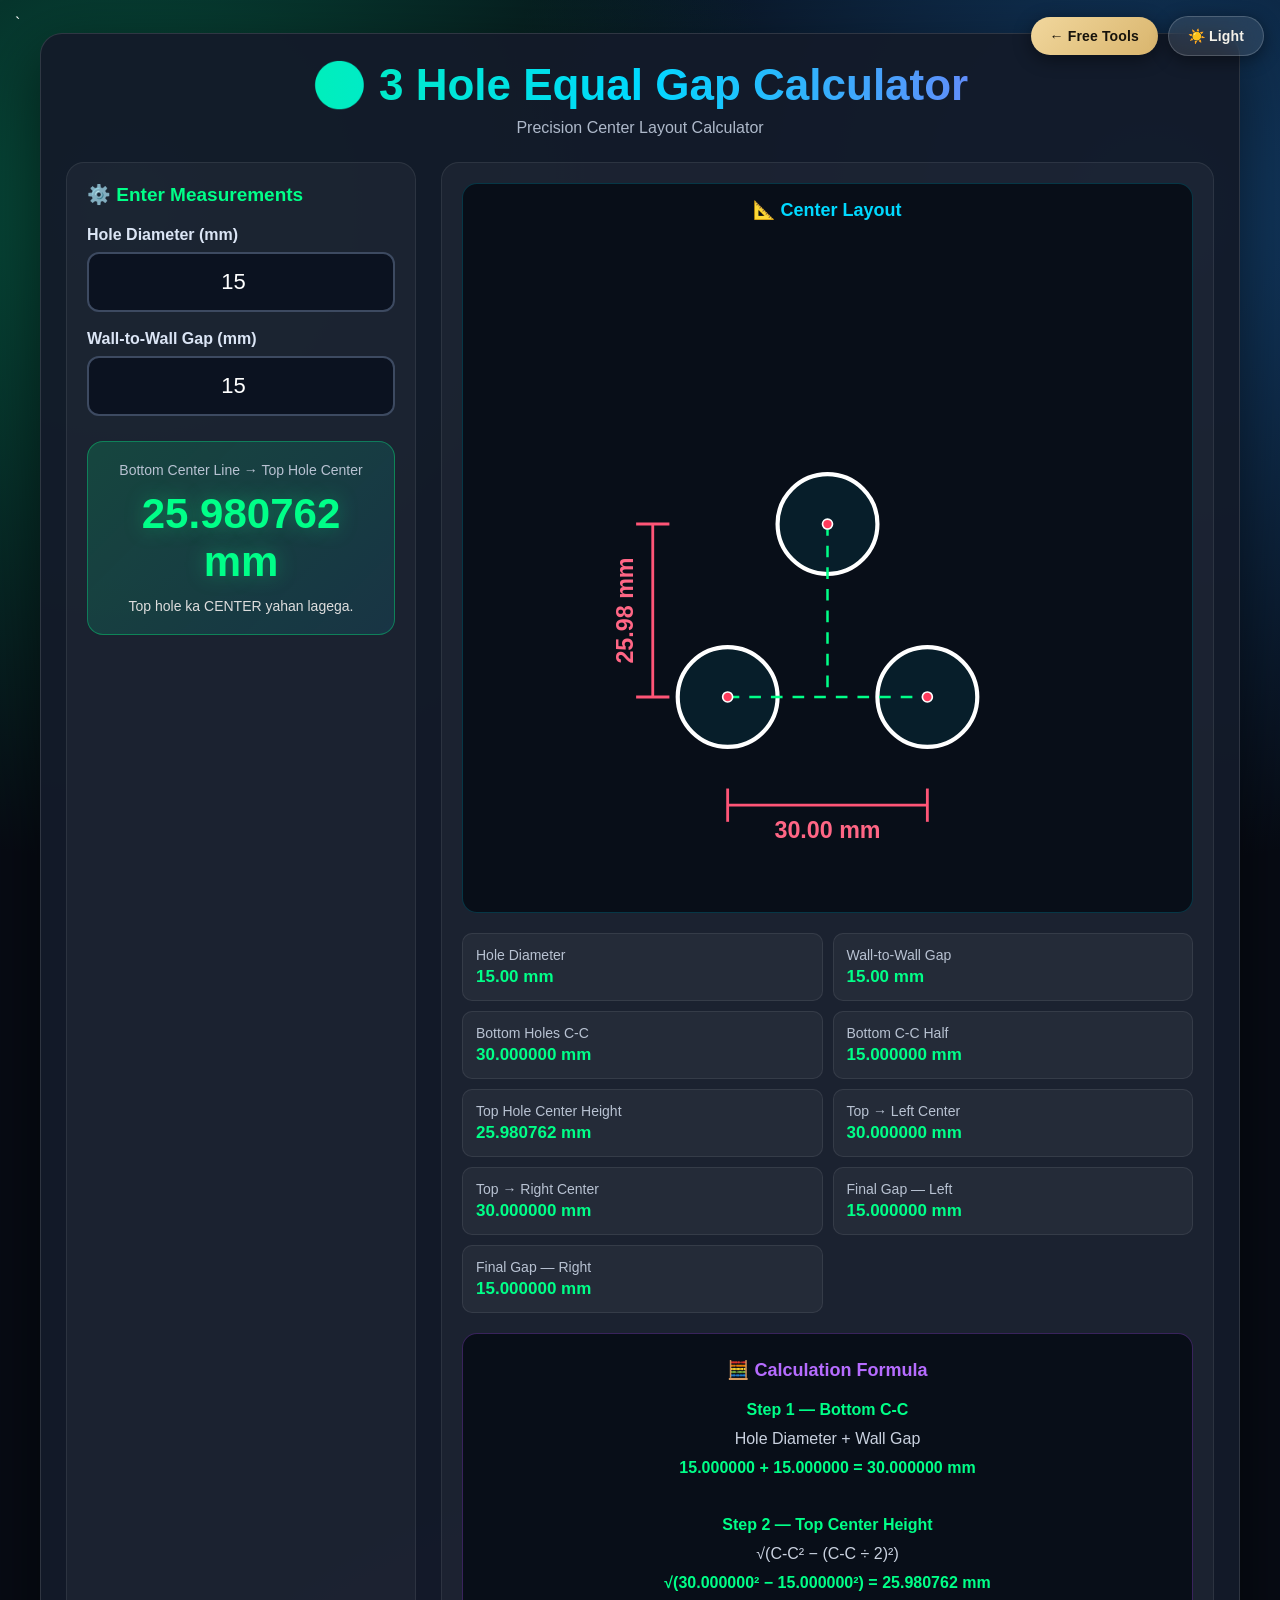
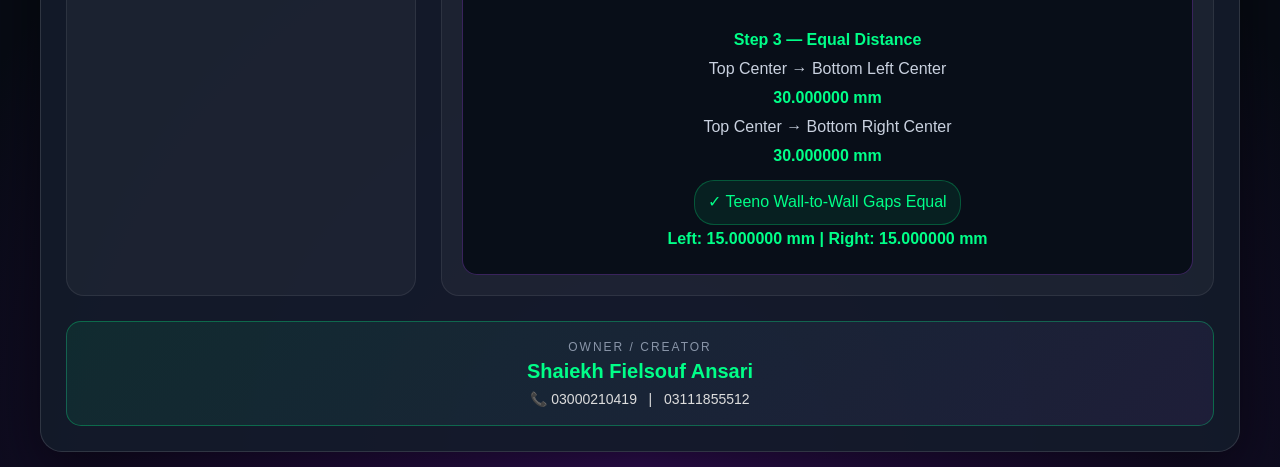
<file: calculator_5.html>
﻿<!DOCTYPE html>
<html lang="en">
<head>
<meta charset="UTF-8">
<meta name="viewport" content="width=device-width, initial-scale=1.0">
  <link rel="icon" href="./favicon.ico" sizes="any">
  <link rel="apple-touch-icon" href="images/apple-touch-icon.png">
  <link rel="manifest" href="manifest.json">
<title>3 Hole Equal Gap Calculator</title>

<style>
* {
    box-sizing: border-box;
}
* {
    -webkit-user-select: none;
    -moz-user-select: none;
    -ms-user-select: none;
    user-select: none;
}

html, body {
    margin: 0;
    padding: 0;
    min-height: 100%;
}

body {
    min-height: 100vh;
    padding: 15px;
    font-family: Arial, sans-serif;
    color: white;
    background:
        radial-gradient(circle at 10% 10%, #064e3b 0, transparent 30%),
        radial-gradient(circle at 90% 10%, #123c66 0, transparent 30%),
        radial-gradient(circle at 50% 100%, #35105c 0, transparent 35%),
        #070b14;
}

.calculator {
    width: 100%;
    max-width: 1200px;
    min-height: calc(100vh - 30px);
    margin: auto;
    padding: 25px;
    border-radius: 22px;

    background: rgba(20, 27, 42, 0.95);
    border: 1px solid rgba(255,255,255,0.12);

    box-shadow: 0 20px 60px rgba(0,0,0,0.55);
}

.header {
    text-align: center;
    margin-bottom: 25px;
}

.header h1 {
    margin: 0;
    font-size: clamp(26px, 5vw, 44px);

    background: linear-gradient(
        90deg,
        #00ff88,
        #00d9ff,
        #a855f7
    );

    -webkit-background-clip: text;
    background-clip: text;
    color: transparent;
}

.header p {
    margin-top: 8px;
    color: #aeb9ca;
}

.main-grid {
    display: grid;
    grid-template-columns: 350px 1fr;
    gap: 25px;
}

.panel {
    padding: 20px;
    border-radius: 18px;
    background: rgba(255,255,255,0.04);
    border: 1px solid rgba(255,255,255,0.08);
}

.section-title {
    color: #00ff88;
    font-size: 19px;
    font-weight: bold;
    margin-bottom: 20px;
}

label {
    display: block;
    margin: 18px 0 8px;
    color: #dbe5f5;
    font-weight: bold;
}

input {
    width: 100%;
    padding: 15px;

    border: 2px solid #3d4a61;
    border-radius: 12px;

    background: #0b1220;
    color: white;

    font-size: 22px;
    text-align: center;
    outline: none;

    transition: 0.25s;
}

input:focus {
    border-color: #00ff88;
    box-shadow: 0 0 20px rgba(0,255,136,0.2);
}

.result {
    margin-top: 25px;
    padding: 20px;

    text-align: center;

    border-radius: 16px;

    background: linear-gradient(
        135deg,
        rgba(0,255,136,0.16),
        rgba(0,217,255,0.10)
    );

    border: 1px solid rgba(0,255,136,0.35);
}

.result-title {
    color: #b8c2d2;
    font-size: 14px;
}

#answer {
    margin: 12px 0;

    color: #00ff88;
    font-size: 42px;
    font-weight: bold;

    text-shadow: 0 0 20px rgba(0,255,136,0.35);
}

.result-text {
    color: #ddd;
    font-size: 14px;
}

.drawing-box {
    padding: 15px;
    border-radius: 15px;
    background: #080e18;
    border: 1px solid rgba(0,217,255,0.2);
}

.drawing-title {
    text-align: center;
    color: #00d9ff;
    font-size: 18px;
    font-weight: bold;
    margin-bottom: 10px;
}

svg {
    display: block;
    width: 100%;
    height: auto;
}

.hole-circle {
    fill: rgba(0,217,255,0.08);
    stroke: white;
    stroke-width: 2.5;
}

.center-line {
    stroke: #00ff88;
    stroke-width: 1.5;
    stroke-dasharray: 7 6;
}

.center-point {
    fill: #ff3b5c;
    stroke: white;
    stroke-width: 1;
}

.dimension {
    stroke: #ff5577;
    stroke-width: 1.7;
}

.dimension-text {
    fill: #ff6685;
    font-size: 14px;
    font-weight: bold;
}

.details {
    margin-top: 20px;

    display: grid;
    grid-template-columns: repeat(2, 1fr);
    gap: 10px;
}

.detail {
    padding: 13px;

    border-radius: 10px;

    background: rgba(255,255,255,0.045);
    border: 1px solid rgba(255,255,255,0.08);

    color: #b8c2d2;
    font-size: 14px;
}

.detail b {
    display: block;
    margin-top: 4px;
    color: #00ff88;
    font-size: 17px;
}

.formula {
    margin-top: 20px;
    padding: 20px;

    border-radius: 15px;

    background: #080e18;
    border: 1px solid rgba(168,85,247,0.3);

    color: #c9d1df;
    text-align: center;
    line-height: 1.8;
}

.formula-title {
    color: #b66cff;
    font-size: 18px;
    font-weight: bold;
    margin-bottom: 10px;
}

.formula b {
    color: #00ff88;
}

.correct {
    display: inline-block;
    margin-top: 10px;
    padding: 7px 13px;

    border-radius: 20px;

    color: #00ff88;
    background: rgba(0,255,136,0.08);
    border: 1px solid rgba(0,255,136,0.25);
}

.owner-card {
    margin-top: 25px;
    padding: 18px;

    text-align: center;

    border-radius: 15px;

    background: linear-gradient(
        135deg,
        rgba(0,255,136,0.08),
        rgba(168,85,247,0.08)
    );

    border: 1px solid rgba(0,255,136,0.3);
}

.owner-title {
    color: #8995a8;
    font-size: 12px;
    letter-spacing: 2px;
}

.owner-name {
    margin-top: 6px;
    color: #00ff88;
    font-size: 20px;
    font-weight: bold;
}

.owner-contact {
    margin-top: 8px;
    color: #ddd;
    font-size: 14px;
}

@media (max-width: 850px) {
    body {
        padding: 8px;
    }

    .calculator {
        min-height: calc(100vh - 16px);
        padding: 15px;
    }

    .main-grid {
        grid-template-columns: 1fr;
    }
}

@media (max-width: 500px) {
    .details {
        grid-template-columns: 1fr;
    }

    #answer {
        font-size: 32px;
    }
}

</style>

<style id="uniBarStyle">
/* ===== UNIFIED NAV BAR ===== */
#uniBar {
  position: fixed;
  top: 16px;
  right: 16px;
  z-index: 99999;
  display: flex;
  align-items: center;
  gap: 10px;
}
#uniHome, #uniTheme {
  display: inline-flex;
  align-items: center;
  justify-content: center;
  gap: 6px;
  padding: 11px 19px;
  border-radius: 30px;
  font-size: 14px;
  font-weight: 800;
  cursor: pointer;
  transition: transform .25s, box-shadow .25s;
  text-decoration: none;
  font-family: inherit;
  letter-spacing: .01em;
  white-space: nowrap;
  user-select: none;
  box-shadow: 0 4px 18px rgba(0,0,0,0.45);
}
#uniHome {
  background: linear-gradient(135deg,#f1d79d,#d9b56d);
  color: #17130b;
  border: 0;
}
#uniTheme {
  background: rgba(255,255,255,0.10);
  color: #f4f1e9;
  border: 1px solid rgba(255,255,255,0.18);
  backdrop-filter: blur(12px);
  -webkit-backdrop-filter: blur(12px);
}
#uniHome:hover, #uniTheme:hover {
  transform: translateY(-3px);
  box-shadow: 0 8px 28px rgba(0,0,0,0.5);
}
/* Light Mode */
body.u-light { filter: invert(1) hue-rotate(180deg); }
body.u-light img,
body.u-light video,
body.u-light canvas { filter: invert(1) hue-rotate(180deg); }
body.u-light #uniTheme {
  background: rgba(0,0,0,0.08);
  color: #202738;
  border-color: rgba(0,0,0,0.15);
}
@media(max-width:480px){
  #uniBar { top:10px; right:10px; gap:7px; }
  #uniHome, #uniTheme { padding:9px 13px; font-size:12px; }
}
</style></head>

`<body>
<div id="uniBar"><a id="uniHome" href="./freetools.html">&#8592; Free Tools</a><button id="uniTheme" onclick="toggleUniTheme()">&#9728;&#65039; Light</button></div>


<div class="calculator">

    <div class="header">

        <h1>🔵 3 Hole Equal Gap Calculator</h1>
        <p>Precision Center Layout Calculator</p>
    </div>

    <div class="main-grid">

        <!-- INPUT PANEL -->

        <div class="panel">

            <div class="section-title">
                ⚙️ Enter Measurements
            </div>

            <label for="hole">
                Hole Diameter (mm)
            </label>

            <input
                type="number"
                id="hole"
                value="15"
                min="0.01"
                step="0.01"
            >

            <label for="gap">
                Wall-to-Wall Gap (mm)
            </label>

            <input
                type="number"
                id="gap"
                value="15"
                min="0"
                step="0.01"
            >

            <div class="result">

                <div class="result-title">
                    Bottom Center Line → Top Hole Center
                </div>

                <div id="answer">
                    25.980762 mm
                </div>

                <div class="result-text">
                    Top hole ka CENTER yahan lagega.
                </div>

            </div>

        </div>


        <!-- DRAWING PANEL -->

        <div class="panel">

            <div class="drawing-box">

                <div class="drawing-title">
                    📐 Center Layout
                </div>

                <svg
                    id="drawing"
                    viewBox="0 0 420 400"
                    xmlns="http://www.w3.org/2000/svg"
                >

                    <circle
                        id="topHole"
                        class="hole-circle"
                        cx="210"
                        cy="80"
                        r="30"
                    />

                    <circle
                        id="leftHole"
                        class="hole-circle"
                        cx="150"
                        cy="280"
                        r="30"
                    />

                    <circle
                        id="rightHole"
                        class="hole-circle"
                        cx="270"
                        cy="280"
                        r="30"
                    />

                    <line
                        id="verticalCenterLine"
                        class="center-line"
                        x1="210"
                        y1="80"
                        x2="210"
                        y2="280"
                    />

                    <line
                        id="bottomCenterLine"
                        class="center-line"
                        x1="150"
                        y1="280"
                        x2="270"
                        y2="280"
                    />

                    <circle
                        id="topCenter"
                        class="center-point"
                        cx="210"
                        cy="80"
                        r="3"
                    />

                    <circle
                        id="leftCenter"
                        class="center-point"
                        cx="150"
                        cy="280"
                        r="3"
                    />

                    <circle
                        id="rightCenter"
                        class="center-point"
                        cx="270"
                        cy="280"
                        r="3"
                    />

                    <!-- C-C DIMENSION -->

                    <line
                        id="ccDimension"
                        class="dimension"
                        x1="150"
                        y1="345"
                        x2="270"
                        y2="345"
                    />

                    <line
                        id="ccLeftTick"
                        class="dimension"
                        x1="150"
                        y1="335"
                        x2="150"
                        y2="355"
                    />

                    <line
                        id="ccRightTick"
                        class="dimension"
                        x1="270"
                        y1="335"
                        x2="270"
                        y2="355"
                    />

                    <text
                        id="ccText"
                        class="dimension-text"
                        x="210"
                        y="365"
                        text-anchor="middle"
                    >
                        30.00 mm
                    </text>

                    <!-- HEIGHT DIMENSION -->

                    <line
                        id="heightDimension"
                        class="dimension"
                        x1="110"
                        y1="280"
                        x2="110"
                        y2="80"
                    />

                    <line
                        id="heightBottomTick"
                        class="dimension"
                        x1="100"
                        y1="280"
                        x2="120"
                        y2="280"
                    />

                    <line
                        id="heightTopTick"
                        class="dimension"
                        x1="100"
                        y1="80"
                        x2="120"
                        y2="80"
                    />

                    <text
                        id="heightText"
                        class="dimension-text"
                        x="95"
                        y="180"
                        text-anchor="middle"
                        transform="rotate(-90 95 180)"
                    >
                        25.98 mm
                    </text>

                </svg>

            </div>


            <!-- DETAILS -->

            <div class="details">

                <div class="detail">
                    Hole Diameter
                    <b>
                        <span id="showHole">15.00</span> mm
                    </b>
                </div>

                <div class="detail">
                    Wall-to-Wall Gap
                    <b>
                        <span id="showGap">15.00</span> mm
                    </b>
                </div>

                <div class="detail">
                    Bottom Holes C-C
                    <b>
                        <span id="showCC">30.000000</span> mm
                    </b>
                </div>

                <div class="detail">
                    Bottom C-C Half
                    <b>
                        <span id="showHalf">15.000000</span> mm
                    </b>
                </div>

                <div class="detail">
                    Top Hole Center Height
                    <b>
                        <span id="showHeight">25.980762</span> mm
                    </b>
                </div>

                <div class="detail">
                    Top → Left Center
                    <b>
                        <span id="showLeft">30.000000</span> mm
                    </b>
                </div>

                <div class="detail">
                    Top → Right Center
                    <b>
                        <span id="showRight">30.000000</span> mm
                    </b>
                </div>

                <div class="detail">
                    Final Gap — Left
                    <b>
                        <span id="showLeftGap">15.000000</span> mm
                    </b>
                </div>

                <div class="detail">
                    Final Gap — Right
                    <b>
                        <span id="showRightGap">15.000000</span> mm
                    </b>
                </div>

            </div>


            <!-- FORMULA -->

            <div class="formula">

                <div class="formula-title">
                    🧮 Calculation Formula
                </div>

                <b>Step 1 — Bottom C-C</b>

                <br>

                Hole Diameter + Wall Gap

                <br>

                <b id="formulaCC">
                    15 + 15 = 30.000000 mm
                </b>

                <br><br>

                <b>Step 2 — Top Center Height</b>

                <br>

                √(C-C² − (C-C ÷ 2)²)

                <br>

                <b id="formulaHeight">
                    √(30² − 15²) = 25.980762 mm
                </b>

                <br><br>

                <b>Step 3 — Equal Distance</b>

                <br>

                Top Center → Bottom Left Center

                <br>

                <b id="formulaLeft">
                    30.000000 mm
                </b>

                <br>

                Top Center → Bottom Right Center

                <br>

                <b id="formulaRight">
                    30.000000 mm
                </b>

                <br>

                <span class="correct">
                    ✓ Teeno Wall-to-Wall Gaps Equal
                </span>

                <br>

                <b id="formulaGap">
                    Left: 15.000000 mm | Right: 15.000000 mm
                </b>

            </div>

        </div>

    </div>


    <!-- OWNER -->

    <div class="owner-card">

        <div class="owner-title">
            OWNER / CREATOR
        </div>

        <div class="owner-name">
            Shaiekh Fielsouf Ansari
        </div>

        <div class="owner-contact">
            📞 03000210419 &nbsp; | &nbsp; 03111855512
        </div>

    </div>

</div>


<script>

function calculate() {

    const hole =
        parseFloat(
            document.getElementById("hole").value
        );

    const gap =
        parseFloat(
            document.getElementById("gap").value
        );

    if (
        isNaN(hole) ||
        isNaN(gap) ||
        hole <= 0 ||
        gap < 0
    ) {
        document.getElementById("answer").innerText = "---";
        return;
    }


    /* Bottom center-to-center */

    const cc = hole + gap;


    /* Half C-C */

    const half = cc / 2;


    /* Triangle height */

    const height = Math.sqrt(
        (cc * cc) -
        (half * half)
    );


    /* Diagonal center distances */

    const leftDistance =
        Math.hypot(half, height);

    const rightDistance =
        Math.hypot(half, height);


    /* Real wall gap */

    const leftGap =
        leftDistance - hole;

    const rightGap =
        rightDistance - hole;


    /* RESULT */

    document.getElementById("answer").innerText =
        height.toFixed(6) + " mm";


    /* DETAILS */

    document.getElementById("showHole").innerText =
        hole.toFixed(2);

    document.getElementById("showGap").innerText =
        gap.toFixed(2);

    document.getElementById("showCC").innerText =
        cc.toFixed(6);

    document.getElementById("showHalf").innerText =
        half.toFixed(6);

    document.getElementById("showHeight").innerText =
        height.toFixed(6);

    document.getElementById("showLeft").innerText =
        leftDistance.toFixed(6);

    document.getElementById("showRight").innerText =
        rightDistance.toFixed(6);

    document.getElementById("showLeftGap").innerText =
        leftGap.toFixed(6);

    document.getElementById("showRightGap").innerText =
        rightGap.toFixed(6);


    /* FORMULA */

    document.getElementById("formulaCC").innerText =
        hole.toFixed(6) +
        " + " +
        gap.toFixed(6) +
        " = " +
        cc.toFixed(6) +
        " mm";


    document.getElementById("formulaHeight").innerText =
        "√(" +
        cc.toFixed(6) +
        "² − " +
        half.toFixed(6) +
        "²) = " +
        height.toFixed(6) +
        " mm";


    document.getElementById("formulaLeft").innerText =
        leftDistance.toFixed(6) +
        " mm";


    document.getElementById("formulaRight").innerText =
        rightDistance.toFixed(6) +
        " mm";


    document.getElementById("formulaGap").innerText =
        "Left: " +
        leftGap.toFixed(6) +
        " mm | Right: " +
        rightGap.toFixed(6) +
        " mm";


    /* DRAWING */

    const centerX = 210;
    const scale = 4;

    const leftX =
        centerX - (cc * scale / 2);

    const rightX =
        centerX + (cc * scale / 2);

    const bottomY = 280;

    const topY =
        bottomY - (height * scale);

    const radius =
        (hole / 2) * scale;


    /* HOLES */

    document
        .getElementById("topHole")
        .setAttribute("cx", centerX);

    document
        .getElementById("topHole")
        .setAttribute("cy", topY);

    document
        .getElementById("topHole")
        .setAttribute("r", radius);


    document
        .getElementById("leftHole")
        .setAttribute("cx", leftX);

    document
        .getElementById("leftHole")
        .setAttribute("cy", bottomY);

    document
        .getElementById("leftHole")
        .setAttribute("r", radius);


    document
        .getElementById("rightHole")
        .setAttribute("cx", rightX);

    document
        .getElementById("rightHole")
        .setAttribute("cy", bottomY);

    document
        .getElementById("rightHole")
        .setAttribute("r", radius);


    /* CENTER POINTS */

    document
        .getElementById("topCenter")
        .setAttribute("cx", centerX);

    document
        .getElementById("topCenter")
        .setAttribute("cy", topY);


    document
        .getElementById("leftCenter")
        .setAttribute("cx", leftX);

    document
        .getElementById("leftCenter")
        .setAttribute("cy", bottomY);


    document
        .getElementById("rightCenter")
        .setAttribute("cx", rightX);

    document
        .getElementById("rightCenter")
        .setAttribute("cy", bottomY);


    /* VERTICAL LINE */

    const verticalLine =
        document.getElementById(
            "verticalCenterLine"
        );

    verticalLine.setAttribute(
        "x1",
        centerX
    );

    verticalLine.setAttribute(
        "x2",
        centerX
    );

    verticalLine.setAttribute(
        "y1",
        topY
    );

    verticalLine.setAttribute(
        "y2",
        bottomY
    );


    /* BOTTOM LINE */

    const bottomLine =
        document.getElementById(
            "bottomCenterLine"
        );

    bottomLine.setAttribute(
        "x1",
        leftX
    );

    bottomLine.setAttribute(
        "x2",
        rightX
    );

    bottomLine.setAttribute(
        "y1",
        bottomY
    );

    bottomLine.setAttribute(
        "y2",
        bottomY
    );


    /* C-C DIMENSION */

    document
        .getElementById("ccDimension")
        .setAttribute("x1", leftX);

    document
        .getElementById("ccDimension")
        .setAttribute("x2", rightX);

    document
        .getElementById("ccLeftTick")
        .setAttribute("x1", leftX);

    document
        .getElementById("ccLeftTick")
        .setAttribute("x2", leftX);

    document
        .getElementById("ccRightTick")
        .setAttribute("x1", rightX);

    document
        .getElementById("ccRightTick")
        .setAttribute("x2", rightX);

    document
        .getElementById("ccText")
        .setAttribute("x", centerX);

    document
        .getElementById("ccText")
        .textContent =
        cc.toFixed(2) + " mm";


    /* HEIGHT DIMENSION */

    const dimensionX =
        Math.max(
            35,
            leftX - 45
        );

    const heightDimension =
        document.getElementById(
            "heightDimension"
        );

    heightDimension.setAttribute(
        "x1",
        dimensionX
    );

    heightDimension.setAttribute(
        "x2",
        dimensionX
    );

    heightDimension.setAttribute(
        "y1",
        bottomY
    );

    heightDimension.setAttribute(
        "y2",
        topY
    );


    const bottomTick =
        document.getElementById(
            "heightBottomTick"
        );

    bottomTick.setAttribute(
        "x1",
        dimensionX - 10
    );

    bottomTick.setAttribute(
        "x2",
        dimensionX + 10
    );

    bottomTick.setAttribute(
        "y1",
        bottomY
    );

    bottomTick.setAttribute(
        "y2",
        bottomY
    );


    const topTick =
        document.getElementById(
            "heightTopTick"
        );

    topTick.setAttribute(
        "x1",
        dimensionX - 10
    );

    topTick.setAttribute(
        "x2",
        dimensionX + 10
    );

    topTick.setAttribute(
        "y1",
        topY
    );

    topTick.setAttribute(
        "y2",
        topY
    );


    const heightText =
        document.getElementById(
            "heightText"
        );

    const textX =
        dimensionX - 12;

    const textY =
        (bottomY + topY) / 2;

    heightText.setAttribute(
        "x",
        textX
    );

    heightText.setAttribute(
        "y",
        textY
    );

    heightText.setAttribute(
        "transform",
        "rotate(-90 " +
        textX +
        " " +
        textY +
        ")"
    );

    heightText.textContent =
        height.toFixed(2) + " mm";
}


/* LIVE CALCULATION */

document
    .getElementById("hole")
    .addEventListener(
        "input",
        calculate
    );

document
    .getElementById("gap")
    .addEventListener(
        "input",
        calculate
    );

// Disable right-click
document.addEventListener("contextmenu", function(e) {
    e.preventDefault();
});

// Disable copy
document.addEventListener("copy", function(e) {
    e.preventDefault();
});

// Disable cut
document.addEventListener("cut", function(e) {
    e.preventDefault();
});
// Disable paste
document.addEventListener("paste", function(e) {
    e.preventDefault();
});
/* START */

calculate();

</script>


<script id="uniBarScript">
function toggleUniTheme(){
  var l=document.body.classList.toggle('u-light');
  document.getElementById('uniTheme').innerHTML=l?'&#127769; Dark':'&#9728;&#65039; Light';
  localStorage.setItem('uniTheme',l?'light':'dark');
}
(function(){
  if(localStorage.getItem('uniTheme')==='light'){
    document.body.classList.add('u-light');
    var b=document.getElementById('uniTheme');
    if(b)b.innerHTML='&#127769; Dark';
  }
})();
</script>
</body>
</html>
</file>
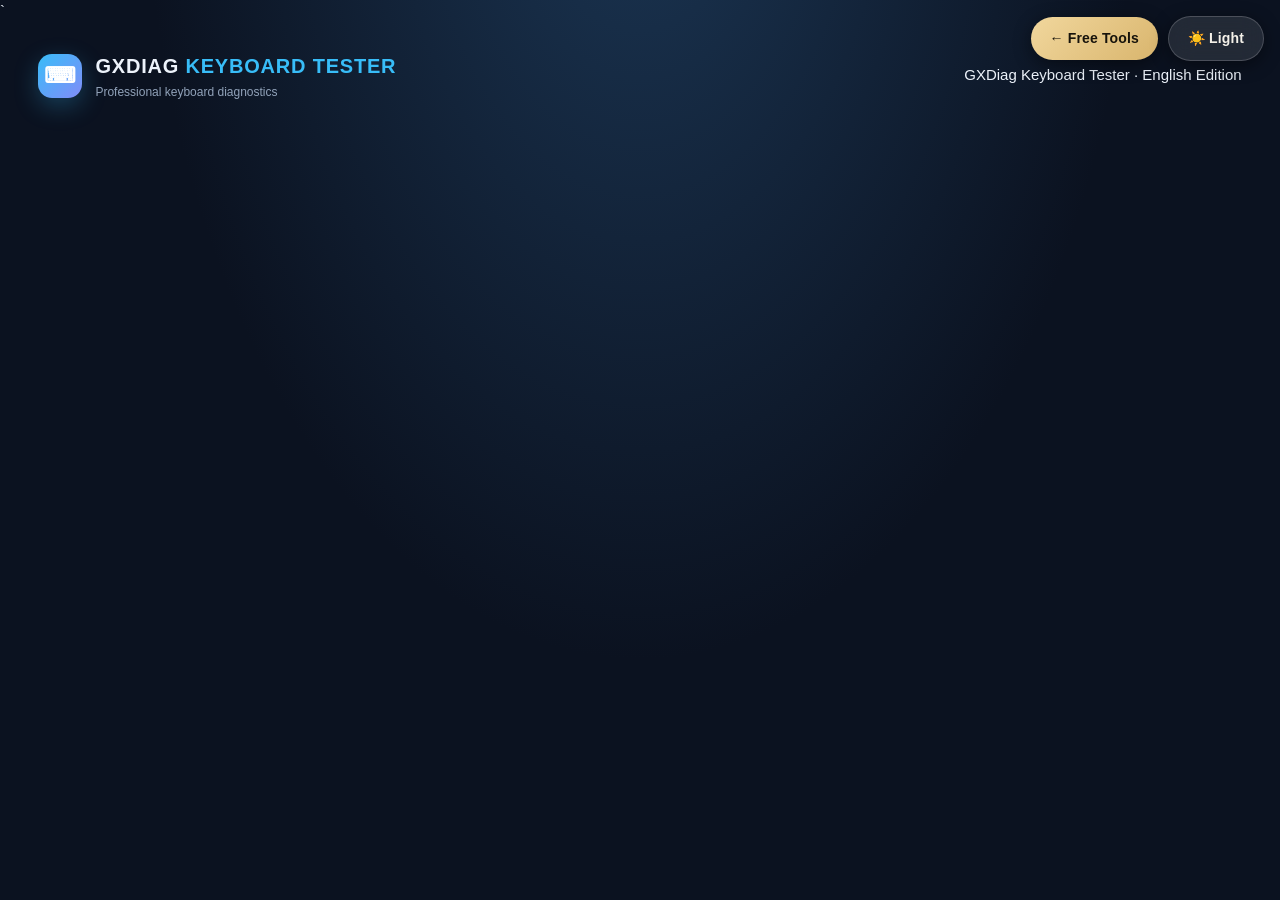
<file: calculator_6.html>
﻿<!DOCTYPE html>
<html lang="en">
<head>
<meta charset="UTF-8">
<meta name="viewport" content="width=device-width, initial-scale=1.0">
  <link rel="icon" href="./favicon.ico" sizes="any">
  <link rel="apple-touch-icon" href="images/apple-touch-icon.png">
  <link rel="manifest" href="manifest.json">
<meta name="theme-color" content="#101827">
<title>GXDiag | Professional Keyboard Tester</title>
<style>
:root{color-scheme:dark;--bg:#0b1220;--surface:#111c2e;--surface2:#17243a;--line:#293951;--text:#edf3fb;--muted:#91a2b9;--accent:#38bdf8;--accent2:#818cf8;--good:#34d399;--bad:#fb7185;--key:#26364d;--keytop:#344861;--shadow:0 18px 50px #0005}
*{box-sizing:border-box;-webkit-user-select:none;user-select:none;-webkit-touch-callout:none}body{margin:0;background:radial-gradient(ellipse at 50% -20%,#1b3654 0,transparent 55%),var(--bg);color:var(--text);font:15px/1.5 Inter,Segoe UI,Arial,sans-serif;min-height:100vh}
body.light{color-scheme:light;--bg:#eef3f9;--surface:#fff;--surface2:#f5f8fc;--line:#d9e2ee;--text:#172338;--muted:#64748b;--accent:#0284c7;--accent2:#6366f1;--good:#059669;--bad:#e11d48;--key:#e2eaf4;--keytop:#fff;--shadow:0 18px 45px #29415b18;background:radial-gradient(ellipse at 50% -20%,#d7eaff 0,transparent 55%),var(--bg)}
button,select{font:inherit}button{cursor:pointer}.app{max-width:1500px;margin:auto;padding:28px clamp(14px,3vw,42px) 20px}
.topbar{display:flex;align-items:center;justify-content:space-between;gap:18px;flex-wrap:wrap;margin-bottom:28pxpadding-right:200px;
}.brand{display:flex;align-items:center;gap:13px}.brand-mark{width:44px;height:44px;border-radius:14px;display:grid;place-items:center;background:linear-gradient(135deg,var(--accent),var(--accent2));color:white;font-size:22px;font-weight:900;box-shadow:0 8px 25px #38bdf844}.brand h1{font-size:20px;letter-spacing:.04em;margin:0}.brand p{margin:2px 0 0;color:var(--muted);font-size:12px}.top-actions{display:flex;gap:9px;flex-wrap:wrap}.btn,.select{border:1px solid var(--line);background:var(--surface);color:var(--text);border-radius:11px;padding:10px 14px}.btn:hover{border-color:var(--accent);transform:translateY(-1px)}.btn.primary{background:linear-gradient(120deg,var(--accent),var(--accent2));color:white;border:0;font-weight:700}.hero{display:flex;justify-content:space-between;align-items:end;gap:20px;flex-wrap:wrap;margin-bottom:20px}.eyebrow{color:var(--accent);font-size:11px;font-weight:800;letter-spacing:.16em;text-transform:uppercase}.hero h2{font-size:clamp(26px,4vw,38px);line-height:1.15;margin:7px 0}.hero p{color:var(--muted);margin:0;max-width:650px}.layout-controls{display:flex;gap:10px;flex-wrap:wrap;align-items:end}.field{display:grid;gap:5px}.field label{font-size:11px;color:var(--muted);font-weight:700;text-transform:uppercase;letter-spacing:.08em}.select{min-width:145px}
.stats{display:grid;grid-template-columns:repeat(4,minmax(0,1fr));gap:13px;margin:20px 0}.stat{background:var(--surface);border:1px solid var(--line);border-radius:16px;padding:16px 18px;box-shadow:var(--shadow)}.stat .label{font-size:11px;color:var(--muted);font-weight:800;letter-spacing:.09em;text-transform:uppercase}.stat .value{font-size:27px;font-weight:800;margin-top:4px;font-variant-numeric:tabular-nums}.stat .hint{font-size:11px;color:var(--muted)}
.panel{background:var(--surface);border:1px solid var(--line);border-radius:18px;box-shadow:var(--shadow);overflow:hidden}.panel-head{display:flex;justify-content:space-between;align-items:center;gap:12px;padding:17px 20px;border-bottom:1px solid var(--line);flex-wrap:wrap}.panel-head h3{font-size:14px;margin:0;letter-spacing:.06em;text-transform:uppercase}.panel-head p{font-size:12px;color:var(--muted);margin:3px 0 0}.panel-tools{display:flex;gap:8px;align-items:center;flex-wrap:wrap}.small-btn{background:var(--surface2);border:1px solid var(--line);color:var(--text);padding:7px 10px;border-radius:9px;font-size:12px}.keyboard-scroll{overflow-x:auto;padding:22px 18px 28px}.keyboard{min-width:760px;max-width:1120px;margin:auto;padding:20px;background:linear-gradient(145deg,var(--surface2),var(--surface));border:1px solid var(--line);border-radius:18px;box-shadow:inset 0 2px 0 #ffffff12,0 16px 35px #0002}.kb-main{display:grid;gap:7px}.key-row{display:flex;gap:6px;justify-content:center}.key{--w:1;flex:var(--w) 1 0;min-width:0;height:clamp(38px,4.2vw,53px);border:1px solid color-mix(in srgb,var(--keytop),transparent 15%);border-bottom:4px solid color-mix(in srgb,var(--key),#000 24%);border-radius:8px;background:linear-gradient(160deg,var(--keytop),var(--key));color:var(--text);display:flex;align-items:center;justify-content:center;position:relative;font-size:clamp(10px,.9vw,13px);font-weight:700;user-select:none;transition:background .08s,border-color .08s,transform .08s;white-space:nowrap}.key .sub{position:absolute;top:4px;left:6px;font-size:8px;color:var(--muted);font-weight:500}.key.active{background:var(--accent)!important;color:#06111c!important;border-color:var(--accent)!important;border-bottom-width:2px;transform:translateY(2px);box-shadow:0 0 0 2px color-mix(in srgb,var(--accent),transparent 65%),0 0 18px color-mix(in srgb,var(--accent),transparent 45%);z-index:2}.key.tested:not(.active){background:color-mix(in srgb,var(--good),var(--surface) 78%);border-color:color-mix(in srgb,var(--good),var(--line) 55%);color:var(--good)}.key.wide{--w:1.5}.key.xwide{--w:2}.key.xxwide{--w:2.5}.key.space{--w:6}.key.spacer{visibility:hidden;border:0;background:transparent;box-shadow:none}.key.empty{visibility:hidden;border:0;background:transparent;box-shadow:none}
.keyboard-bottom{display:flex;justify-content:space-between;align-items:center;gap:12px;flex-wrap:wrap;margin-top:14px;color:var(--muted);font-size:11px}.legend{display:flex;gap:15px;flex-wrap:wrap}.dot{display:inline-block;width:9px;height:9px;border-radius:3px;margin-right:5px;background:var(--accent)}.dot.green{background:var(--good)}.dot.gray{background:var(--keytop)}
.lower{display:grid;grid-template-columns:1.4fr 1fr;gap:14px;margin-top:16px}.log{height:155px;overflow:auto;padding:13px;display:flex;align-content:flex-start;gap:7px;flex-wrap:wrap}.log-item{background:var(--surface2);border:1px solid var(--line);border-radius:8px;padding:5px 8px;font:12px ui-monospace,monospace;color:var(--accent)}.empty-state{color:var(--muted);font-size:13px}.status-body{padding:17px 20px}.status-line{display:flex;justify-content:space-between;gap:12px;padding:8px 0;border-bottom:1px solid var(--line);font-size:13px}.status-line:last-child{border:0}.status-line span:first-child{color:var(--muted)}.status-good{color:var(--good);font-weight:700}.status-warn{color:var(--bad);font-weight:700}
.instructions{margin-top:16px;padding:16px 19px;background:var(--surface2);border:1px solid var(--line);border-radius:14px;color:var(--muted);font-size:12px}.instructions strong{color:var(--text)}footer{margin-top:28px;padding:18px 4px;border-top:1px solid var(--line);display:flex;justify-content:space-between;gap:16px;flex-wrap:wrap;color:var(--muted);font-size:12px}.owner strong{color:var(--text)}.contact{display:flex;gap:14px;flex-wrap:wrap}.contact a{color:var(--accent);text-decoration:none}.toast{position:fixed;left:50%;bottom:24px;transform:translate(-50%,20px);opacity:0;pointer-events:none;background:var(--surface);border:1px solid var(--line);padding:10px 15px;border-radius:12px;box-shadow:var(--shadow);transition:.2s;z-index:10}.toast.show{opacity:1;transform:translate(-50%,0)}
@media(max-width:850px){.stats{grid-template-columns:repeat(2,1fr)}.lower{grid-template-columns:1fr}.hero{align-items:start}.layout-controls{width:100%}.field{flex:1}.select{width:100%}}
@media(max-width:480px){.app{padding:17px 12px}.stats{gap:8px}.stat{padding:12px}.stat .value{font-size:22px}.topbar{margin-bottom:20pxpadding-right:200px;
}.keyboard-scroll{padding:14px 10px}.panel-head{padding:14px}.brand h1{font-size:17px}}

</style>

<style id="uniBarStyle">
/* ===== UNIFIED NAV BAR ===== */
#uniBar {
  position: fixed;
  top: 16px;
  right: 16px;
  z-index: 99999;
  display: flex;
  align-items: center;
  gap: 10px;
}
#uniHome, #uniTheme {
  display: inline-flex;
  align-items: center;
  justify-content: center;
  gap: 6px;
  padding: 11px 19px;
  border-radius: 30px;
  font-size: 14px;
  font-weight: 800;
  cursor: pointer;
  transition: transform .25s, box-shadow .25s;
  text-decoration: none;
  font-family: inherit;
  letter-spacing: .01em;
  white-space: nowrap;
  user-select: none;
  box-shadow: 0 4px 18px rgba(0,0,0,0.45);
}
#uniHome {
  background: linear-gradient(135deg,#f1d79d,#d9b56d);
  color: #17130b;
  border: 0;
}
#uniTheme {
  background: rgba(255,255,255,0.10);
  color: #f4f1e9;
  border: 1px solid rgba(255,255,255,0.18);
  backdrop-filter: blur(12px);
  -webkit-backdrop-filter: blur(12px);
}
#uniHome:hover, #uniTheme:hover {
  transform: translateY(-3px);
  box-shadow: 0 8px 28px rgba(0,0,0,0.5);
}
/* Light Mode */
body.u-light { filter: invert(1) hue-rotate(180deg); }
body.u-light img,
body.u-light video,
body.u-light canvas { filter: invert(1) hue-rotate(180deg); }
body.u-light #uniTheme {
  background: rgba(0,0,0,0.08);
  color: #202738;
  border-color: rgba(0,0,0,0.15);
}
@media(max-width:480px){
  #uniBar { top:10px; right:10px; gap:7px; }
  #uniHome, #uniTheme { padding:9px 13px; font-size:12px; }
}
</style></head>
`<body>
<div id="uniBar"><a id="uniHome" href="./freetools.html">&#8592; Free Tools</a><button id="uniTheme" onclick="toggleUniTheme()">&#9728;&#65039; Light</button></div>

<div class="app">
<header class="topbar">
  <div class="brand"><div class="brand-mark">⌨</div><div><h1>GXDIAG <span style="color:var(--accent)">KEYBOARD TESTER</span></h1><p>Professional keyboard diagnostics</p></div></div>
  <div>GXDiag Keyboard Tester · English Edition</div></footer>
</div>
<div class="toast" id="toast" role="status"></div>
<script>
(() => {
'use strict';
const $ = id => document.getElementById(id);
const models = {
 full:{name:'Full Size',rows:[
 ['Escape','F1','F2','F3','F4','F5','F6','F7','F8','F9','F10','F11','F12','PrintScreen','ScrollLock','Pause'],
 ['Backquote','Digit1','Digit2','Digit3','Digit4','Digit5','Digit6','Digit7','Digit8','Digit9','Digit0','Minus','Equal','Backspace','Insert','Home','PageUp','NumLock','NumpadDivide','NumpadMultiply','NumpadSubtract'],
 ['Tab','KeyQ','KeyW','KeyE','KeyR','KeyT','KeyY','KeyU','KeyI','KeyO','KeyP','BracketLeft','BracketRight','Backslash','Delete','End','PageDown','Numpad7','Numpad8','Numpad9','NumpadAdd'],
 ['CapsLock','KeyA','KeyS','KeyD','KeyF','KeyG','KeyH','KeyJ','KeyK','KeyL','Semicolon','Quote','Enter','Numpad4','Numpad5','Numpad6'],
 ['ShiftLeft','KeyZ','KeyX','KeyC','KeyV','KeyB','KeyN','KeyM','Comma','Period','Slash','ShiftRight','ArrowUp','Numpad1','Numpad2','Numpad3','NumpadEnter'],
 ['ControlLeft','MetaLeft','AltLeft','Space','AltRight','ContextMenu','ControlRight','ArrowLeft','ArrowDown','ArrowRight','Numpad0','NumpadDecimal']]},
 tkl:{name:'Tenkeyless',rows:[
 ['Escape','F1','F2','F3','F4','F5','F6','F7','F8','F9','F10','F11','F12','PrintScreen','ScrollLock','Pause'],
 ['Backquote','Digit1','Digit2','Digit3','Digit4','Digit5','Digit6','Digit7','Digit8','Digit9','Digit0','Minus','Equal','Backspace','Insert','Home','PageUp'],
 ['Tab','KeyQ','KeyW','KeyE','KeyR','KeyT','KeyY','KeyU','KeyI','KeyO','KeyP','BracketLeft','BracketRight','Backslash','Delete','End','PageDown'],
 ['CapsLock','KeyA','KeyS','KeyD','KeyF','KeyG','KeyH','KeyJ','KeyK','KeyL','Semicolon','Quote','Enter'],
 ['ShiftLeft','KeyZ','KeyX','KeyC','KeyV','KeyB','KeyN','KeyM','Comma','Period','Slash','ShiftRight','ArrowUp'],
 ['ControlLeft','MetaLeft','AltLeft','Space','AltRight','ContextMenu','ControlRight','ArrowLeft','ArrowDown','ArrowRight']]},
 '75':{name:'75% Compact',rows:[
 ['Escape','F1','F2','F3','F4','F5','F6','F7','F8','F9','F10','F11','F12','Delete'],
 ['Backquote','Digit1','Digit2','Digit3','Digit4','Digit5','Digit6','Digit7','Digit8','Digit9','Digit0','Minus','Equal','Backspace','Home'],
 ['Tab','KeyQ','KeyW','KeyE','KeyR','KeyT','KeyY','KeyU','KeyI','KeyO','KeyP','BracketLeft','BracketRight','Backslash','PageUp'],
 ['CapsLock','KeyA','KeyS','KeyD','KeyF','KeyG','KeyH','KeyJ','KeyK','KeyL','Semicolon','Quote','Enter','PageDown'],
 ['ShiftLeft','KeyZ','KeyX','KeyC','KeyV','KeyB','KeyN','KeyM','Comma','Period','Slash','ShiftRight','ArrowUp','End'],
 ['ControlLeft','MetaLeft','AltLeft','Space','AltRight','ControlRight','ArrowLeft','ArrowDown','ArrowRight']]},
 '65':{name:'65% Compact',rows:[
 ['Escape','Digit1','Digit2','Digit3','Digit4','Digit5','Digit6','Digit7','Digit8','Digit9','Digit0','Minus','Equal','Backspace','Delete'],
 ['Tab','KeyQ','KeyW','KeyE','KeyR','KeyT','KeyY','KeyU','KeyI','KeyO','KeyP','BracketLeft','BracketRight','Backslash','PageUp'],
 ['CapsLock','KeyA','KeyS','KeyD','KeyF','KeyG','KeyH','KeyJ','KeyK','KeyL','Semicolon','Quote','Enter','PageDown'],
 ['ShiftLeft','KeyZ','KeyX','KeyC','KeyV','KeyB','KeyN','KeyM','Comma','Period','Slash','ShiftRight','ArrowUp','End'],
 ['ControlLeft','MetaLeft','AltLeft','Space','AltRight','ControlRight','ArrowLeft','ArrowDown','ArrowRight','Home']]},
 '60%':{name:'60% Compact',rows:[
 ['Escape','Digit1','Digit2','Digit3','Digit4','Digit5','Digit6','Digit7','Digit8','Digit9','Digit0','Minus','Equal','Backspace'],
 ['Tab','KeyQ','KeyW','KeyE','KeyR','KeyT','KeyY','KeyU','KeyI','KeyO','KeyP','BracketLeft','BracketRight','Backslash'],
 ['CapsLock','KeyA','KeyS','KeyD','KeyF','KeyG','KeyH','KeyJ','KeyK','KeyL','Semicolon','Quote','Enter'],
 ['ShiftLeft','KeyZ','KeyX','KeyC','KeyV','KeyB','KeyN','KeyM','Comma','Period','Slash','ShiftRight'],
 ['ControlLeft','MetaLeft','AltLeft','Space','AltRight','ContextMenu','ControlRight']]},
 laptop:{name:'Laptop',rows:[
 ['Escape','F1','F2','F3','F4','F5','F6','F7','F8','F9','F10','F11','F12'],
 ['Backquote','Digit1','Digit2','Digit3','Digit4','Digit5','Digit6','Digit7','Digit8','Digit9','Digit0','Minus','Equal','Backspace'],
 ['Tab','KeyQ','KeyW','KeyE','KeyR','KeyT','KeyY','KeyU','KeyI','KeyO','KeyP','BracketLeft','BracketRight','Backslash'],
 ['CapsLock','KeyA','KeyS','KeyD','KeyF','KeyG','KeyH','KeyJ','KeyK','KeyL','Semicolon','Quote','Enter'],
 ['ShiftLeft','KeyZ','KeyX','KeyC','KeyV','KeyB','KeyN','KeyM','Comma','Period','Slash','ShiftRight'],
 ['ControlLeft','MetaLeft','AltLeft','Space','AltRight','ControlRight','ArrowLeft','ArrowDown','ArrowRight']] }
};
const labels={Escape:'Esc',Backspace:'Backspace',CapsLock:'Caps',ControlLeft:'Ctrl',ControlRight:'Ctrl',MetaLeft:'Win',MetaRight:'Win',AltLeft:'Alt',AltRight:'Alt',ContextMenu:'Menu',Space:'Space',ArrowUp:'↑',ArrowDown:'↓',ArrowLeft:'←',ArrowRight:'→',PrintScreen:'PrtSc',ScrollLock:'ScrLk',Pause:'Pause',Insert:'Ins',Delete:'Del',PageUp:'PgUp',PageDown:'PgDn',Home:'Home',End:'End',NumLock:'Num',NumpadDivide:'/',NumpadMultiply:'*',NumpadSubtract:'−',NumpadAdd:'+',NumpadEnter:'Enter',NumpadDecimal:'.',ShiftLeft:'Shift',ShiftRight:'Shift',BracketLeft:'[',BracketRight:']',Backslash:'\\',Backquote:'`',Minus:'-',Equal:'=',Semicolon:';',Quote:"'",Comma:',',Period:'.',Slash:'/'};
let tested=new Set(),pressed=new Set(),events=0,startedAt=0,firstInputAt=0,sound=false,audio=null,history=[];
const keyText=code=>labels[code]||code.replace(/^Key/,'').replace(/^Digit/,'').replace(/^Numpad/,'Num ');
function widthClass(code){if(['Backspace','Tab','CapsLock','Enter','ShiftLeft','ShiftRight','ControlLeft','ControlRight','MetaLeft','MetaRight','AltLeft','AltRight'].includes(code))return 'wide';if(code==='Space')return 'space';if(['NumpadAdd','NumpadEnter'].includes(code))return 'wide';return ''}
function allCodes(){return [...new Set(models[$('modelSelect').value].rows.flat())]}
function renderKeyboard(){
 const model=models[$('modelSelect').value],iso=$('layoutSelect').value==='iso';
 $('kbMain').innerHTML='';
 model.rows.forEach((row,rowIndex)=>{
   const line=document.createElement('div');line.className='key-row';
   row.forEach((code,i)=>{
     if(iso && code==='Backslash' && rowIndex===1)return;
     const el=document.createElement('div');el.className='key '+widthClass(code);el.dataset.code=code;el.textContent=keyText(code);el.title=code;
     if(pressed.has(code))el.classList.add('active');else if(tested.has(code))el.classList.add('tested');
     line.appendChild(el);
   });
   if(iso && rowIndex===2){const extra=document.createElement('div');extra.className='key';extra.dataset.code='Backslash';extra.textContent='\\';extra.title='Backslash';line.appendChild(extra)}
   if(iso && rowIndex===4){const extra=document.createElement('div');extra.className='key';extra.dataset.code='IntlBackslash';extra.textContent='< >';extra.title='IntlBackslash';line.appendChild(extra)}
   $('kbMain').appendChild(line);
 });
 $('modelCaption').textContent=model.name+' · '+$('layoutSelect').selectedOptions[0].text;
 updateStats();
}
function updateStats(){
 const total=allCodes().length,done=allCodes().filter(c=>tested.has(c)).length;
 $('testedCount').textContent=done+' / '+total;$('pressedCount').textContent=pressed.size;
 $('coverage').textContent=Math.round(done/Math.max(total,1)*100)+'%';
 $('speed').innerHTML=(firstInputAt?Math.round(events/Math.max((Date.now()-firstInputAt)/60000,1/60)):0)+' <small style="font-size:12px;color:var(--muted)">KPM</small>';
}
function toast(message){const t=$('toast');t.textContent=message;t.classList.add('show');setTimeout(()=>t.classList.remove('show'),1800)}
function playClick(){if(!sound)return;try{audio=audio||new(window.AudioContext||window.webkitAudioContext)();if(audio.state==='suspended')audio.resume();const o=audio.createOscillator(),g=audio.createGain();o.type='triangle';o.frequency.value=720;g.gain.setValueAtTime(.035,audio.currentTime);g.gain.exponentialRampToValueAtTime(.001,audio.currentTime+.035);o.connect(g);g.connect(audio.destination);o.start();o.stop(audio.currentTime+.04)}catch(e){}}
function addHistory(code){history.unshift({code,time:new Date()});history=history.slice(0,70);$('history').innerHTML='';history.forEach(item=>{const el=document.createElement('span');el.className='log-item';el.textContent=keyText(item.code);el.title=item.code+' · '+item.time.toLocaleTimeString();$('history').appendChild(el)});$('historyTotal').textContent=events+' events'}
function handleDown(e){
 if(e.repeat)return;
 const code=e.code;if(!code)return;
 if(['Tab','AltLeft','AltRight','F1','F2','F3','F4','F5','F6','F7','F8','F9','F10','F11','F12','PageUp','PageDown','Home','End','ArrowUp','ArrowDown','ArrowLeft','ArrowRight','Space'].includes(code))e.preventDefault();
 if(!firstInputAt)firstInputAt=Date.now();events++;pressed.add(code);tested.add(code);playClick();
 document.querySelectorAll('.key[data-code="'+CSS.escape(code)+'"]').forEach(k=>k.classList.add('active','tested'));
 $('connection').textContent='Input detected';$('connection').className='status-good';$('response').textContent='Responding';$('response').className='status-good';$('lastKey').textContent=keyText(code);
 addHistory(code);updateStats();
}
function handleUp(e){pressed.delete(e.code);document.querySelectorAll('.key[data-code="'+CSS.escape(e.code)+'"]').forEach(k=>k.classList.remove('active'));$('pressedCount').textContent=pressed.size}
window.addEventListener('keydown',handleDown);window.addEventListener('keyup',handleUp);
// Disable right-click context menu and copying/selecting page content.
document.addEventListener('contextmenu', e => e.preventDefault());
document.addEventListener('copy', e => { e.preventDefault(); toast('Copying is disabled on this page'); });
document.addEventListener('cut', e => e.preventDefault());
document.addEventListener('selectstart', e => e.preventDefault());
document.addEventListener('dragstart', e => e.preventDefault());
window.addEventListener('blur',()=>{pressed.clear();document.querySelectorAll('.key.active').forEach(k=>k.classList.remove('active'));updateStats()});
$('modelSelect').addEventListener('change',renderKeyboard);$('layoutSelect').addEventListener('change',renderKeyboard);
$('themeBtn').addEventListener('click',()=>{document.body.classList.toggle('light');$('themeBtn').textContent=document.body.classList.contains('light')?'☾ Dark mode':'☼ Light mode'});
$('soundBtn').addEventListener('click',()=>{sound=!sound;$('soundBtn').textContent='Sound: '+(sound?'On':'Off');$('soundBtn').setAttribute('aria-pressed',String(sound));if(sound)playClick()});
$('clearBtn').addEventListener('click',()=>{history=[];$('history').innerHTML='<span class="empty-state">History cleared. Continue testing your keyboard.</span>';$('historyTotal').textContent='0 events'});
$('resetBtn').addEventListener('click',()=>{tested.clear();pressed.clear();events=0;firstInputAt=0;startedAt=Date.now();history=[];renderKeyboard();$('history').innerHTML='<span class="empty-state">Test reset. Press any key to begin.</span>';$('historyTotal').textContent='0 events';$('connection').textContent='Waiting for input';$('response').textContent='Not tested';$('lastKey').textContent='—';$('stuck').textContent='No stuck keys';toast('Test session reset')});
setInterval(()=>{if(firstInputAt){const sec=Math.floor((Date.now()-firstInputAt)/1000);$('duration').textContent=String(Math.floor(sec/60)).padStart(2,'0')+':'+String(sec%60).padStart(2,'0')}updateStats()},1000);
renderKeyboard();
})();
</script>

<script id="uniBarScript">
function toggleUniTheme(){
  var l=document.body.classList.toggle('u-light');
  document.getElementById('uniTheme').innerHTML=l?'&#127769; Dark':'&#9728;&#65039; Light';
  localStorage.setItem('uniTheme',l?'light':'dark');
}
(function(){
  if(localStorage.getItem('uniTheme')==='light'){
    document.body.classList.add('u-light');
    var b=document.getElementById('uniTheme');
    if(b)b.innerHTML='&#127769; Dark';
  }
})();
</script>
</body>
</html>
</file>
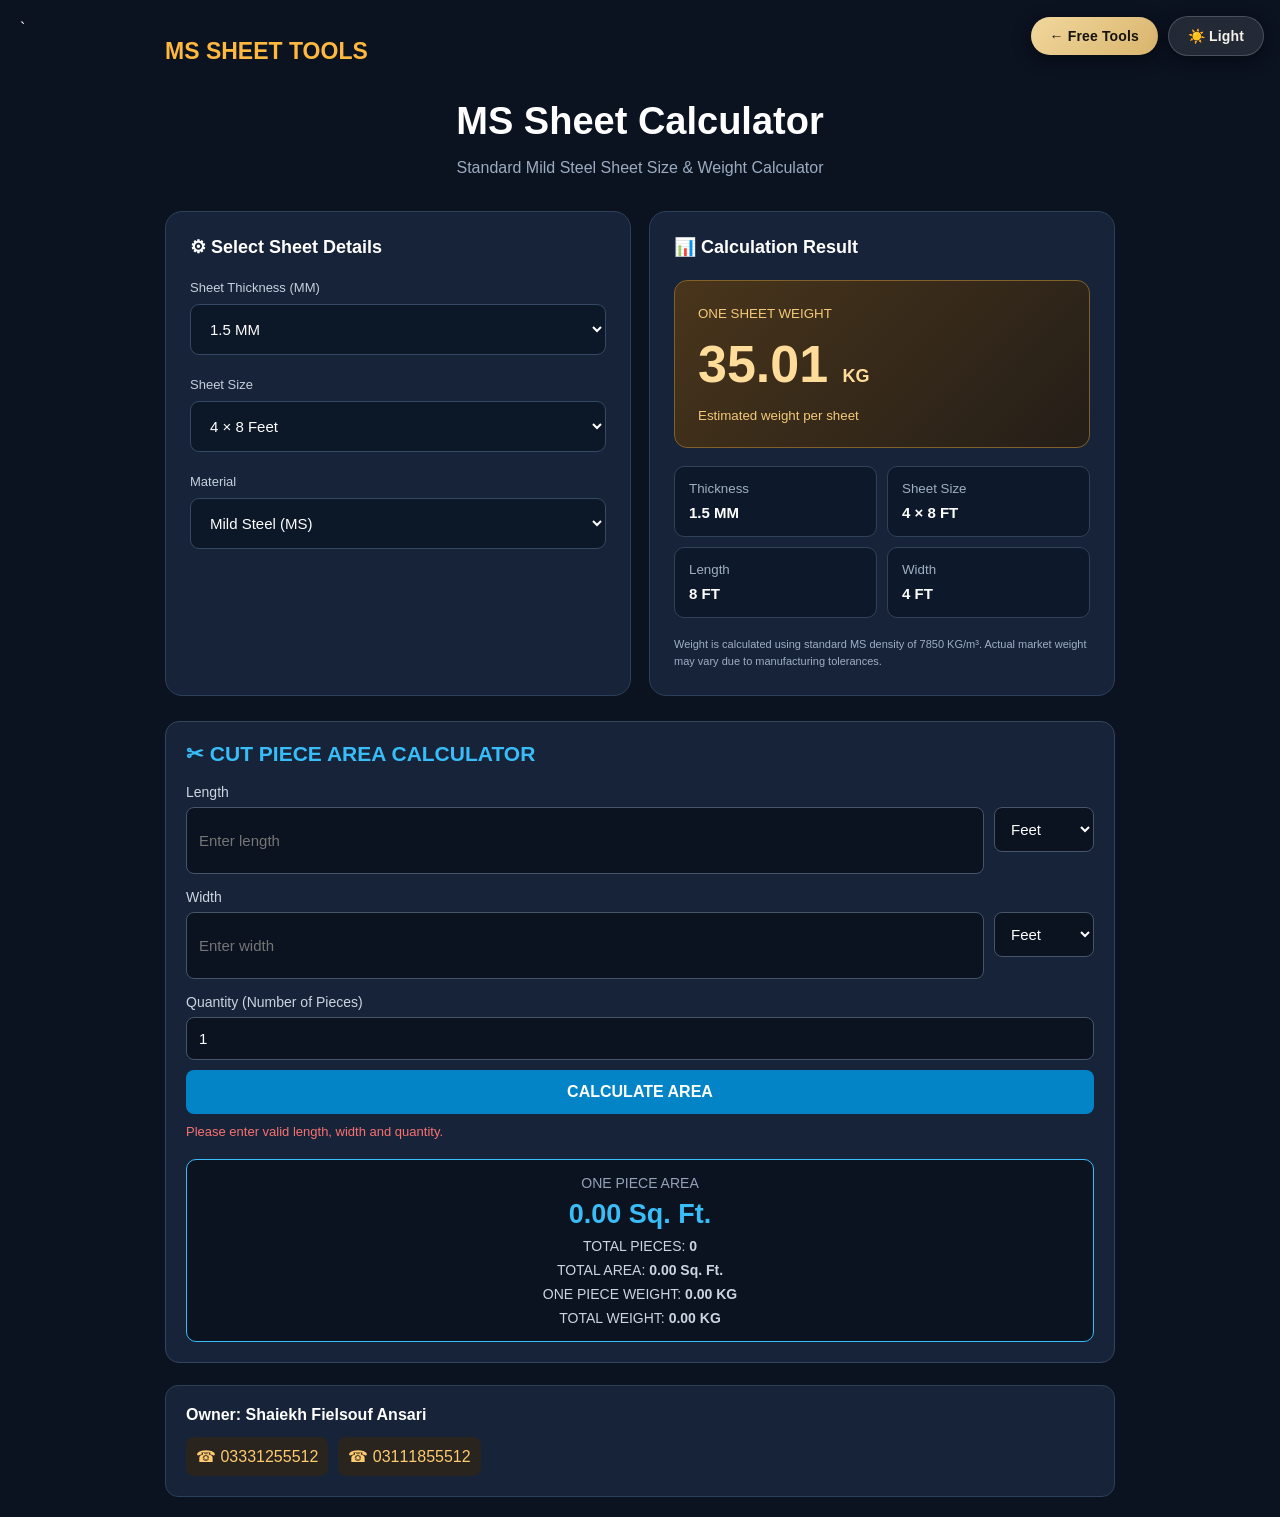
<file: calculator_7.html>
﻿
<!DOCTYPE html>
<html lang="en">
<head>
<meta charset="UTF-8">
<meta name="viewport" content="width=device-width, initial-scale=1.0">
  <link rel="icon" href="./favicon.ico" sizes="any">
  <link rel="apple-touch-icon" href="images/apple-touch-icon.png">
  <link rel="manifest" href="manifest.json">
<title>MS Sheet Calculator</title>

<style>
* {
    box-sizing: border-box;
    margin: 0;
    padding: 0;
}

body {
    font-family: Arial, sans-serif;
    background: #0b1220;
    color: white;
    min-height: 100vh;
    padding: 20px;
}
/* Disable text selection */
body {
    -webkit-user-select: none;
    -moz-user-select: none;
    -ms-user-select: none;
    user-select: none;
}
.container {
    max-width: 950px;
    margin: auto;
}

header {
    display: flex;
    justify-content: space-between;
    align-items: center;
    margin-bottom: 35px;
    gap: 10px;
  padding-right: 180px;
}

.logo {
    color: #ffb83f;
    font-size: 23px;
    font-weight: bold;
}

button {
    cursor: pointer;
}


.hero {
    text-align: center;
    margin-bottom: 30px;
}

.hero h1 {
    font-size: clamp(26px, 5vw, 38px);
    margin: 12px 0;
}

.hero p {
    color: #9cacc0;
    line-height: 1.6;
}

.layout {
    display: grid;
    grid-template-columns: 1fr 1fr;
    gap: 18px;
}

.card {
    background: #162338;
    border: 1px solid #2d4059;
    padding: 24px;
    border-radius: 17px;
}

.card h2 {
    font-size: 18px;
    margin-bottom: 22px;
}

label {
    display: block;
    color: #c5d0df;
    margin-bottom: 9px;
    font-size: 13px;
}

select {
    width: 100%;
    padding: 15px;
    background: #0c1728;
    color: white;
    border: 1px solid #344963;
    border-radius: 9px;
    margin-bottom: 22px;
    font-size: 15px;
}

.weight-box {
    background: linear-gradient(135deg,#49351b,#241e18);
    border: 1px solid #80602b;
    padding: 23px;
    border-radius: 13px;
    margin-bottom: 18px;
}

.weight-box small {
    color: #f4c979;
}

.weight {
    font-size: clamp(38px, 7vw, 52px);
    font-weight: bold;
    margin: 12px 0;
    color: #ffdc9a;
}

.weight span {
    font-size: 18px;
}

.details {
    display: grid;
    grid-template-columns: 1fr 1fr;
    gap: 10px;
}

.detail {
    background: #0d192a;
    border: 1px solid #30425a;
    border-radius: 10px;
    padding: 14px;
}

.detail small {
    display: block;
    color: #9eafc4;
    margin-bottom: 8px;
}

.detail strong {
    font-size: 15px;
}

.note {
    color: #9eafc4;
    font-size: 11px;
    line-height: 1.6;
    margin-top: 18px;
}

footer {
    margin-top: 22px;
    padding: 20px;
    background: #162338;
    border: 1px solid #2d4059;
    border-radius: 13px;
}

.owner {
    font-weight: bold;
    margin-bottom: 13px;
}

.contacts {
    display: flex;
    gap: 10px;
    flex-wrap: wrap;
}

.contacts a {
    color: #ffca70;
    text-decoration: none;
    background: #29251e;
    padding: 10px;
    border-radius: 8px;
}

@media(max-width:650px) {
    .layout {
        grid-template-columns: 1fr;
    }

    body {
        padding: 12px;
    }

    .card {
        padding: 19px;
    }
}

#customSizeBox input {
    width: 100%;
    padding: 14px;
    background: #0c1728;
    color: white;
    border: 1px solid #344963;
    border-radius: 9px;
    margin-bottom: 18px;
    font-size: 15px;
}
/* CUT PIECE CALCULATOR */

.cut-piece-box {
    background: #172338;
    border: 1px solid #33445f;
    border-radius: 14px;
    padding: 20px;
    margin-top: 25px;
}

.cut-piece-box h2 {
    color: #38bdf8;
    margin-bottom: 18px;
    font-size: 21px;
}

.cut-input-group {
    display: grid;
    grid-template-columns: 1fr 100px;
    gap: 10px;
    margin-bottom: 15px;
}

.cut-input-group input,
.cut-input-group select,
.cut-quantity {
    width: 100%;
    padding: 12px;
    border: 1px solid #475569;
    border-radius: 8px;
    background: #0b1220;
    color: white;
    font-size: 15px;
    outline: none;
}

.cut-input-group input:focus,
.cut-input-group select:focus,
.cut-quantity:focus {
    border-color: #38bdf8;
}

.cut-piece-box label {
    display: block;
    margin-bottom: 7px;
    color: #cbd5e1;
    font-size: 14px;
}

.cut-result {
    background: #0b1220;
    border: 1px solid #38bdf8;
    border-radius: 10px;
    padding: 15px;
    margin-top: 20px;
    text-align: center;
}

.cut-result .result-title {
    color: #94a3b8;
    font-size: 14px;
}

.cut-result .result-value {
    color: #38bdf8;
    font-size: 27px;
    font-weight: bold;
    margin: 8px 0;
}

.cut-result .small-result {
    color: #cbd5e1;
    font-size: 14px;
    margin-top: 8px;
}

.cut-calculate-btn {
    width: 100%;
    padding: 13px;
    background: #0284c7;
    border: none;
    border-radius: 8px;
    color: white;
    font-size: 16px;
    font-weight: bold;
    cursor: pointer;
    margin-top: 10px;
}

.cut-calculate-btn:hover {
    background: #0369a1;
}

.cut-error {
    color: #f87171;
    font-size: 13px;
    margin-top: 10px;
}

@media (max-width: 480px) {
    .cut-piece-box {
        padding: 14px;
    }

    .cut-input-group {
        grid-template-columns: 1fr 85px;
    }
}

</style>

<style id="uniBarStyle">
/* ===== UNIFIED NAV BAR ===== */
#uniBar {
  position: fixed;
  top: 16px;
  right: 16px;
  z-index: 99999;
  display: flex;
  align-items: center;
  gap: 10px;
}
#uniHome, #uniTheme {
  display: inline-flex;
  align-items: center;
  justify-content: center;
  gap: 6px;
  padding: 11px 19px;
  border-radius: 30px;
  font-size: 14px;
  font-weight: 800;
  cursor: pointer;
  transition: transform .25s, box-shadow .25s;
  text-decoration: none;
  font-family: inherit;
  letter-spacing: .01em;
  white-space: nowrap;
  user-select: none;
  box-shadow: 0 4px 18px rgba(0,0,0,0.45);
}
#uniHome {
  background: linear-gradient(135deg,#f1d79d,#d9b56d);
  color: #17130b;
  border: 0;
}
#uniTheme {
  background: rgba(255,255,255,0.10);
  color: #f4f1e9;
  border: 1px solid rgba(255,255,255,0.18);
  backdrop-filter: blur(12px);
  -webkit-backdrop-filter: blur(12px);
}
#uniHome:hover, #uniTheme:hover {
  transform: translateY(-3px);
  box-shadow: 0 8px 28px rgba(0,0,0,0.5);
}
/* Light Mode */
body.u-light { filter: invert(1) hue-rotate(180deg); }
body.u-light img,
body.u-light video,
body.u-light canvas { filter: invert(1) hue-rotate(180deg); }
body.u-light #uniTheme {
  background: rgba(0,0,0,0.08);
  color: #202738;
  border-color: rgba(0,0,0,0.15);
}
@media(max-width:480px){
  #uniBar { top:10px; right:10px; gap:7px; }
  #uniHome, #uniTheme { padding:9px 13px; font-size:12px; }
}
</style></head>

`<body>
<div id="uniBar"><a id="uniHome" href="./freetools.html">&#8592; Free Tools</a><button id="uniTheme" onclick="toggleUniTheme()">&#9728;&#65039; Light</button></div>


<div class="container">

<header>
    <div class="logo">MS SHEET TOOLS</div>
    

</header>

<section class="hero">
    <h1>MS Sheet Calculator</h1>
    <p>Standard Mild Steel Sheet Size & Weight Calculator</p>
</section>

<div class="layout">

<section class="card">
    <h2>⚙ Select Sheet Details</h2>

    <label>Sheet Thickness (MM)</label>

    <select id="thickness" onchange="calculate(); calculateCutArea()">
        <option value="0.5">0.5 MM</option>
        <option value="0.6">0.6 MM</option>
        <option value="0.7">0.7 MM</option>
        <option value="0.8">0.8 MM</option>
        <option value="0.9">0.9 MM</option>
        <option value="1">1.0 MM</option>
        <option value="1.2">1.2 MM</option>
        <option value="1.5" selected>1.5 MM</option>
        <option value="1.6">1.6 MM</option>
        <option value="2">2.0 MM</option>
        <option value="2.5">2.5 MM</option>
        <option value="3">3.0 MM</option>
        <option value="4">4.0 MM</option>
        <option value="5">5.0 MM</option>
        <option value="6">6.0 MM</option>
        <option value="8">8.0 MM</option>
        <option value="10">10.0 MM</option>
        <option value="12">12.0 MM</option>
    </select>

    <label>Sheet Size</label>

<select id="sheetSize" onchange="toggleCustomSize(); calculate();">
    <option value="4x8">4 × 8 Feet</option>
    <option value="4x10">4 × 10 Feet</option>
    <option value="5x10">5 × 10 Feet</option>
    <option value="5x20">5 × 20 Feet</option>
    <option value="custom">Custom Size</option>
</select>

<div id="customSizeBox" style="display:none;">

    <label>Length</label>
    <input type="number" id="customLength"
    placeholder="Enter Length" min="0" step="any"
    oninput="calculate()">

    <label>Width</label>
    <input type="number" id="customWidth"
    placeholder="Enter Width" min="0" step="any"
    oninput="calculate()">

    <label>Measurement Unit</label>
    <select id="customUnit" onchange="calculate()">
        <option value="ft">Feet</option>
        <option value="in">Inches</option>
        <option value="mm">MM</option>
    </select>

</div>


    <label>Material</label>

    <select id="material" onchange="calculate(); calculateCutArea()">
        <option value="7850">Mild Steel (MS)</option>
    </select>

</section>

<section class="card">

    <h2>📊 Calculation Result</h2>

    <div class="weight-box">
        <small>ONE SHEET WEIGHT</small>
        <div class="weight" id="weight">29.25 <span>KG</span></div>
        <small>Estimated weight per sheet</small>
    </div>

    <div class="details">

        <div class="detail">
            <small>Thickness</small>
            <strong id="rThickness">1.5 MM</strong>
        </div>

        <div class="detail">
            <small>Sheet Size</small>
            <strong id="rSize">4 × 8 FT</strong>
        </div>

        <div class="detail">
            <small>Length</small>
            <strong id="rLength">8 FT</strong>
        </div>

        <div class="detail">
            <small>Width</small>
            <strong id="rWidth">4 FT</strong>
        </div>

    </div>

    <p class="note">
        Weight is calculated using standard MS density
        of 7850 KG/m³. Actual market weight may vary
        due to manufacturing tolerances.
    </p>

</section>

</div>
<!-- CUT PIECE AREA CALCULATOR -->

<div class="cut-piece-box">

    <h2>✂ CUT PIECE AREA CALCULATOR</h2>

    <label>Length</label>
    <div class="cut-input-group">
        <input type="number" id="cutLength"
       placeholder="Enter length" min="0" step="any"
       oninput="calculateCutArea()">

        <select id="cutLengthUnit" onchange="calculateCutArea()">
            <option value="ft">Feet</option>
            <option value="in">Inches</option>
            <option value="mm">MM</option>
        </select>
    </div>

    <label>Width</label>
    <div class="cut-input-group">
        <input type="number" id="cutWidth"
       placeholder="Enter width" min="0" step="any"
       oninput="calculateCutArea()">

        <select id="cutWidthUnit" onchange="calculateCutArea()">
            <option value="ft">Feet</option>
            <option value="in">Inches</option>
            <option value="mm">MM</option>
        </select>
    </div>

    <label>Quantity (Number of Pieces)</label>
    <input type="number" id="cutQuantity"
       class="cut-quantity"
       value="1" min="1" step="1"
       oninput="calculateCutArea()">

    <button class="cut-calculate-btn"
            onclick="calculateCutArea()">
        CALCULATE AREA
    </button>

    <div class="cut-error" id="cutError"></div>

    <div class="cut-result">

        <div class="result-title">ONE PIECE AREA</div>

        <div class="result-value" id="onePieceArea">
            0.00 Sq. Ft.
        </div>

        <div class="small-result">
            TOTAL PIECES:
            <strong id="totalPieces">1</strong>
        </div>

        <div class="small-result">
            TOTAL AREA:
            <strong id="totalCutArea">0.00 Sq. Ft.</strong>
        </div>
<div class="small-result">
    ONE PIECE WEIGHT:
    <strong id="onePieceWeight">0.00 KG</strong>
</div>

<div class="small-result">
    TOTAL WEIGHT:
    <strong id="totalCutWeight">0.00 KG</strong>
</div>
    </div>

</div>
<footer>
    <div class="owner">
        Owner: Shaiekh Fielsouf Ansari
    </div>

    <div class="contacts">
        <a href="tel:03331255512">☎ 03331255512</a>
        <a href="tel:03111855512">☎ 03111855512</a>
    </div>
</footer>

</div>

<script>

function toggleCustomSize() {
    const isCustom =
        document.getElementById("sheetSize").value === "custom";

    document.getElementById("customSizeBox").style.display =
        isCustom ? "block" : "none";
}

function calculate() {

    const thickness = Number(document.getElementById("thickness").value);
    const density = Number(document.getElementById("material").value);
    const selectedSize = document.getElementById("sheetSize").value;

    let width, length, widthLabel, lengthLabel, sizeLabel;

    if (selectedSize === "custom") {

        const l = Number(document.getElementById("customLength").value);
        const w = Number(document.getElementById("customWidth").value);
        const unit = document.getElementById("customUnit").value;

        if (!Number.isFinite(l) || !Number.isFinite(w) || l <= 0 || w <= 0) {

    document.getElementById("weight").innerHTML = "— <span>KG</span>";

    document.getElementById("rThickness").innerText = thickness + " MM";
    document.getElementById("rSize").innerText = "Custom";
    document.getElementById("rLength").innerText = "—";
    document.getElementById("rWidth").innerText = "—";

    return;
}

        const factor = unit === "ft" ? 0.3048 :
                       unit === "in" ? 0.0254 : 0.001;

        length = l * factor;
        width = w * factor;

        lengthLabel = l + " " + unit;
        widthLabel = w + " " + unit;
        sizeLabel = "Custom";

    } else {

        const sizes = {
            "4x8": {width:4, length:8},
            "4x10": {width:4, length:10},
            "5x10": {width:5, length:10},
            "5x20": {width:5, length:20}
        };

        const s = sizes[selectedSize];

        width = s.width * 0.3048;
        length = s.length * 0.3048;

        widthLabel = s.width + " FT";
        lengthLabel = s.length + " FT";
        sizeLabel = s.width + " × " + s.length + " FT";
    }

    const weight = length * width * (thickness / 1000) * density;

    document.getElementById("weight").innerHTML =
        weight.toFixed(2) + " <span>KG</span>";

    document.getElementById("rThickness").innerText = thickness + " MM";
    document.getElementById("rSize").innerText = sizeLabel;
    document.getElementById("rLength").innerText = lengthLabel;
    document.getElementById("rWidth").innerText = widthLabel;
}
// CUT PIECE AREA CALCULATION

function calculateCutArea() {

    const length = parseFloat(
        document.getElementById("cutLength").value
    );

    const width = parseFloat(
        document.getElementById("cutWidth").value
    );

    const quantity = Number(
        document.getElementById("cutQuantity").value
    );

    const lengthUnit =
        document.getElementById("cutLengthUnit").value;

    const widthUnit =
        document.getElementById("cutWidthUnit").value;

    const error = document.getElementById("cutError");

    // Reset previous results

    error.textContent = "";

    document.getElementById("onePieceArea").textContent =
        "0.00 Sq. Ft.";

    document.getElementById("totalPieces").textContent = "0";

    document.getElementById("totalCutArea").textContent =
        "0.00 Sq. Ft.";

    document.getElementById("onePieceWeight").textContent =
        "0.00 KG";

    document.getElementById("totalCutWeight").textContent =
        "0.00 KG";

    // Validate inputs

    if (!Number.isFinite(length) || length <= 0 ||
        !Number.isFinite(width) || width <= 0 ||
        !Number.isInteger(quantity) || quantity <= 0) {

        error.textContent =
            "Please enter valid length, width and quantity.";

        return;
    }

    // Convert measurements into feet

    function convertToFeet(value, unit) {

        if (unit === "ft") return value;
        if (unit === "in") return value / 12;
        if (unit === "mm") return value / 304.8;

        return 0;
    }

    const lengthFeet = convertToFeet(length, lengthUnit);
    const widthFeet = convertToFeet(width, widthUnit);

    // Calculate area

    const onePiece = lengthFeet * widthFeet;
    const totalArea = onePiece * quantity;

    // Calculate weight using selected thickness

    const thickness = Number(
        document.getElementById("thickness").value
    );

    const density = Number(
        document.getElementById("material").value
    );

    const onePieceWeight =
        onePiece * 0.09290304 * (thickness / 1000) * density;

    const totalWeight = onePieceWeight * quantity;

    // Display results

    document.getElementById("onePieceArea").textContent =
        onePiece.toFixed(2) + " Sq. Ft.";

    document.getElementById("totalPieces").textContent =
        quantity;

    document.getElementById("totalCutArea").textContent =
        totalArea.toFixed(2) + " Sq. Ft.";

    document.getElementById("onePieceWeight").textContent =
        onePieceWeight.toFixed(2) + " KG";

    document.getElementById("totalCutWeight").textContent =
        totalWeight.toFixed(2) + " KG";
}

// Disable right click
document.addEventListener("contextmenu", function(e) {
    e.preventDefault();
});

// Disable text selection
document.addEventListener("selectstart", function(e) {
    e.preventDefault();
});

// Disable copy and cut
document.addEventListener("copy", function(e) {
    e.preventDefault();
});

document.addEventListener("cut", function(e) {
    e.preventDefault();
});

// Disable dragging
document.addEventListener("dragstart", function(e) {
    e.preventDefault();
});

calculate();
calculateCutArea();

</script>


<script id="uniBarScript">
function toggleUniTheme(){
  var l=document.body.classList.toggle('u-light');
  document.getElementById('uniTheme').innerHTML=l?'&#127769; Dark':'&#9728;&#65039; Light';
  localStorage.setItem('uniTheme',l?'light':'dark');
}
(function(){
  if(localStorage.getItem('uniTheme')==='light'){
    document.body.classList.add('u-light');
    var b=document.getElementById('uniTheme');
    if(b)b.innerHTML='&#127769; Dark';
  }
})();
</script>
</body>
</html>
</file>
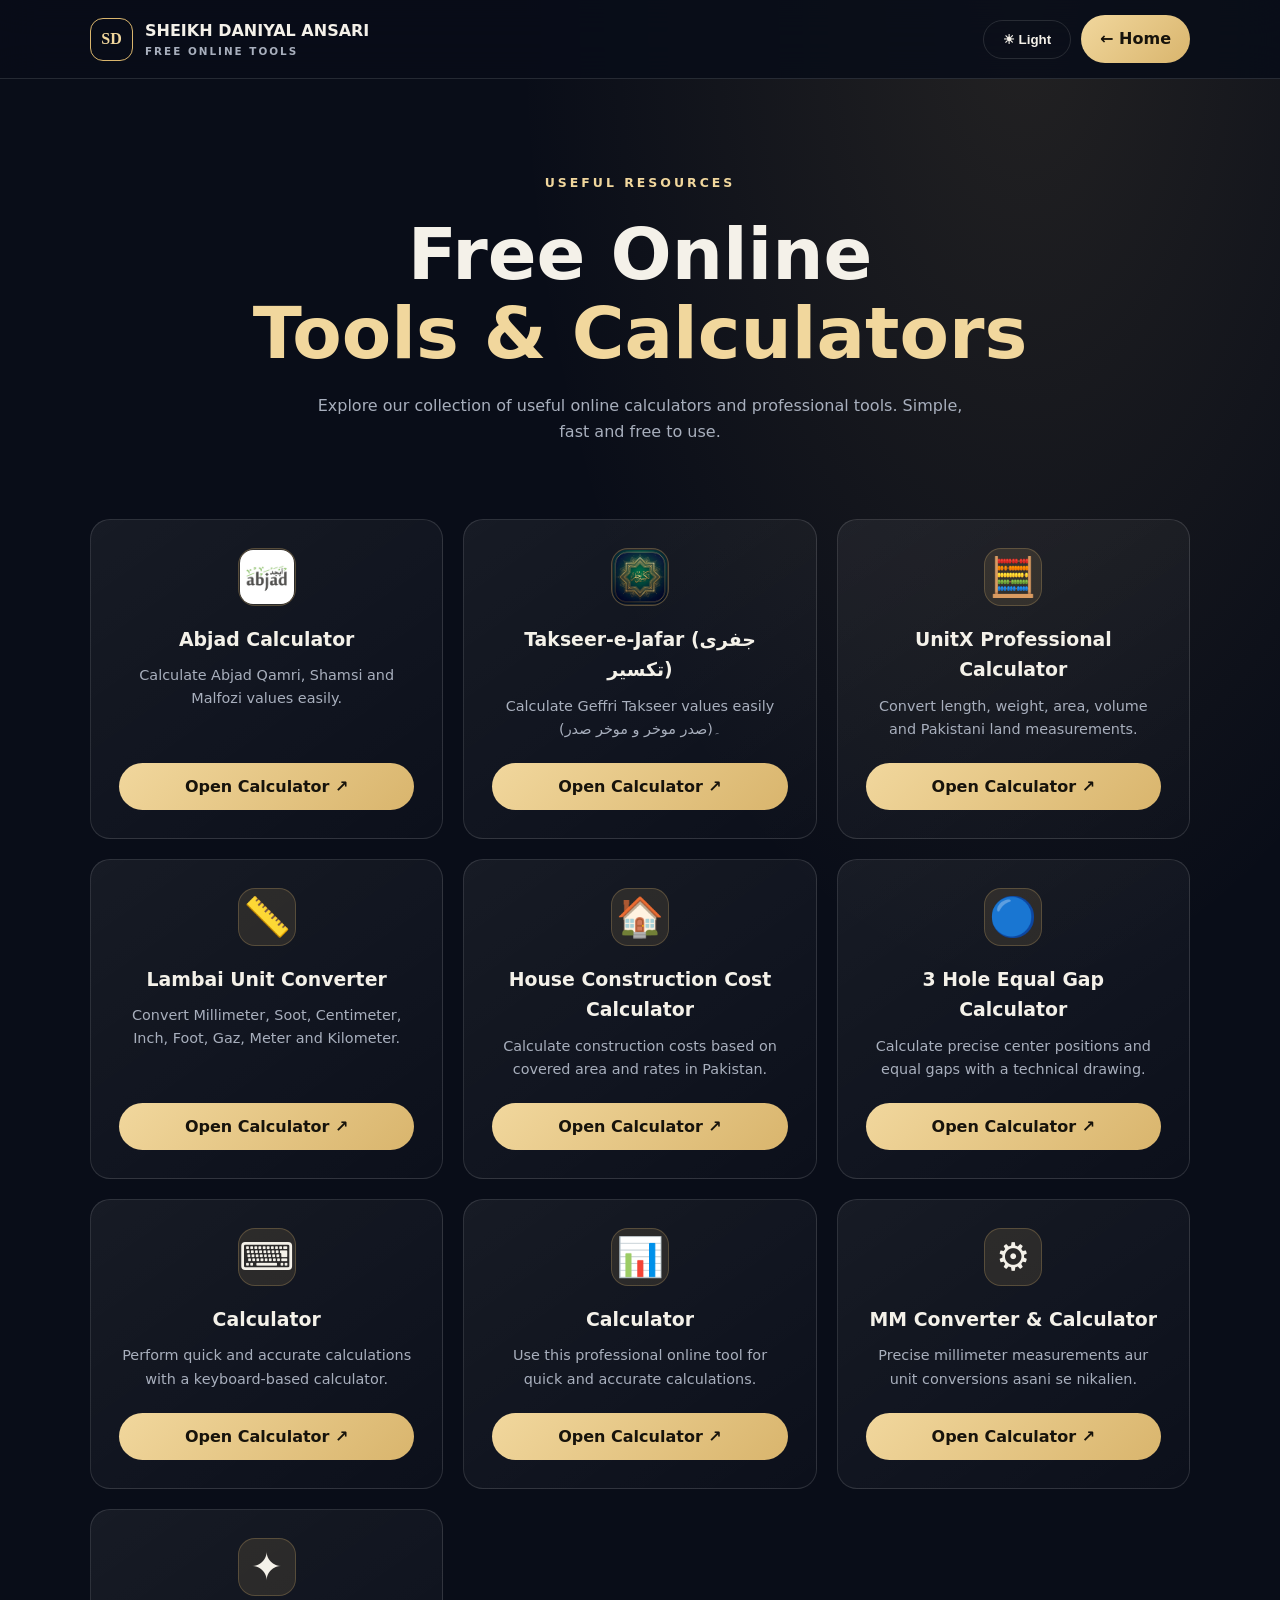
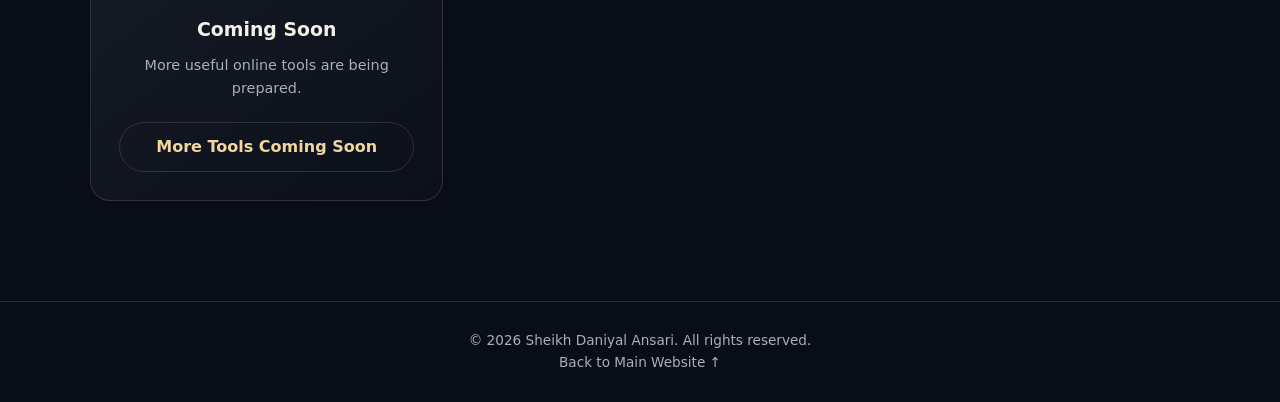
<file: freetools.html>
<!DOCTYPE html>
<html lang="en">
<head>
<meta charset="UTF-8">
<meta name="viewport" content="width=device-width, initial-scale=1">
  <link rel="icon" href="./favicon.ico" sizes="any">
  <link rel="apple-touch-icon" href="images/apple-touch-icon.png">
  <link rel="manifest" href="manifest.json">
<meta name="theme-color" content="#090d18">
<title>Free Online Tools | Sheikh Daniyal Ansari</title>

<style>
:root {
  --bg:#090d18;
  --panel:rgba(255,255,255,.055);
  --line:rgba(255,255,255,.12);
  --gold:#d9b56d;
  --gold2:#f1d79d;
  --text:#f4f1e9;
  --muted:#a8afbd;
  --radius:20px;
}

* {
  box-sizing:border-box;
  -webkit-user-select:none;
  user-select:none;
}

/* Keep form fields usable: users can still type and select entered text */
input,
textarea,
[contenteditable="true"] {
  -webkit-user-select:text;
  user-select:text;
}

body {
  margin:0;
  background:radial-gradient(ellipse at 80% 0%,rgba(217,181,109,.12),transparent 35%),var(--bg);
  color:var(--text);
  font-family:Inter,system-ui,sans-serif;
  line-height:1.6;
  transition:.3s;
}

a {color:inherit;text-decoration:none}

.container {
  width:min(1100px,calc(100% - 36px));
  margin:auto;
}

header {
  position:sticky;
  top:0;
  z-index:10;
  background:rgba(9,13,24,.88);
  backdrop-filter:blur(18px);
  border-bottom:1px solid var(--line);
}

.nav {
  min-height:78px;
  display:flex;
  align-items:center;
  justify-content:space-between;
  gap:15px;
}

.brand {
  display:flex;
  align-items:center;
  gap:12px;
  font-weight:850;
}

.brand-mark {
  width:43px;
  height:43px;
  display:grid;
  place-items:center;
  border:1px solid var(--gold);
  border-radius:13px;
  color:var(--gold2);
  font-family:Georgia,serif;
}

.brand small {
  display:block;
  font-size:.65rem;
  color:var(--muted);
  letter-spacing:2px;
}

.actions {
  display:flex;
  align-items:center;
  gap:10px;
}

.btn {
  display:inline-flex;
  align-items:center;
  justify-content:center;
  padding:11px 19px;
  border-radius:30px;
  font-weight:800;
  border:1px solid var(--line);
  cursor:pointer;
  transition:.25s;
  background:transparent;
  color:var(--text);
}

.btn:hover {transform:translateY(-3px)}

.primary {
  background:linear-gradient(135deg,var(--gold2),var(--gold));
  color:#17130b;
  border:0;
}

.hero {
  text-align:center;
  padding:90px 0 50px;
}

.eyebrow {
  color:var(--gold2);
  font-size:.78rem;
  font-weight:800;
  letter-spacing:3px;
  text-transform:uppercase;
}

h1 {
  font-size:clamp(2.5rem,6vw,4.5rem);
  line-height:1.1;
  margin:20px 0;
}

.gold {color:var(--gold2)}

.hero p {
  max-width:650px;
  margin:auto;
  color:var(--muted);
}

.search {
  width:min(500px,100%);
  margin:35px auto 0;
  display:block;
  padding:15px 20px;
  border:1px solid var(--line);
  border-radius:40px;
  background:var(--panel);
  color:var(--text);
  outline:none;
  font-size:1rem;
}

.search:focus {border-color:var(--gold)}

.tools {
  display:grid;
  grid-template-columns:repeat(3,1fr);
  gap:20px;
  padding:25px 0 100px;
}

.card {
  min-height:250px;
  padding:28px;
  border:1px solid var(--line);
  border-radius:var(--radius);
  background:linear-gradient(145deg,rgba(255,255,255,.06),rgba(255,255,255,.015));
  display:flex;
  flex-direction:column;
  align-items:center;
  text-align:center;
  transition:.3s;
}

.card:hover {
  transform:translateY(-7px);
  border-color:var(--gold);
  box-shadow:0 15px 40px rgba(0,0,0,.2);
}


.icon {
  width:58px;
  height:58px;
  display:grid;
  place-items:center;
  border-radius:17px;
  background:rgba(217,181,109,.12);
  border:1px solid rgba(217,181,109,.25);
  font-size:2.4rem;
  line-height:1;
  margin-bottom:18px;
  overflow:hidden;
}

.icon img {
  width:54px;
  height:54px;
  object-fit:cover;
  display:block;
  border-radius:13px;
}


.card h3 {margin:0 0 10px;font-size:1.18rem}

.card p {
  color:var(--muted);
  font-size:.9rem;
  margin:0 0 22px;
}

.card .btn {margin-top:auto;width:100%}

.empty {
  display:none;
  text-align:center;
  color:var(--muted);
  padding:30px;
}

footer {
  border-top:1px solid var(--line);
  padding:28px 0;
  color:var(--muted);
  text-align:center;
  font-size:.85rem;
}

/* Light Theme */

body.light-theme {
  --bg:#f5f6fa;
  --panel:rgba(0,0,0,.04);
  --line:rgba(0,0,0,.13);
  --text:#202738;
  --muted:#687184;
  --gold:#a77b30;
  --gold2:#92651f;
  background:#f5f6fa;
  color:var(--text);
}

body.light-theme header {
  background:rgba(255,255,255,.9);
}

body.light-theme .card {
  background:linear-gradient(145deg,#fff,#edf0f5);
}

body.light-theme .search {
  background:#fff;
  color:#202738;
}

@media(max-width:850px) {
  .tools {grid-template-columns:repeat(2,1fr)}
}

@media(max-width:550px) {
  .tools {grid-template-columns:1fr}
  .hero {padding:65px 0 35px}
  .nav {min-height:70px}
  .brand {font-size:.8rem}
  .btn {padding:9px 12px;font-size:.78rem}
  .brand-mark {width:38px;height:38px}
}

/* MOBILE HORIZONTAL SCROLL FIX */
@media (max-width: 700px) {

  html, body {
    width: 100%;
    max-width: 100%;
    overflow-x: clip;
  }

  .container {
    width: calc(100% - 32px);
    max-width: 100%;
  }

  .nav {
    width: 100%;
    gap: 8px;
  }

  .brand {
    min-width: 0;
    flex-shrink: 1;
    gap: 6px;
    font-size: 11px;
  }

  .brand-mark {
    flex-shrink: 0;
  }

  .actions {
    flex-shrink: 0;
    gap: 5px;
  }

  .actions .btn {
    padding: 8px 9px;
    font-size: 11px;
    white-space: nowrap;
  }

  .tools {
    width: 100%;
    grid-template-columns: minmax(0, 1fr);
  }

  .card {
    min-width: 0;
    width: 100%;
  }

  img {
    max-width: 100%;
  }

  h1, h2, h3, p {
    overflow-wrap: anywhere;
  }
}

</style>
</head>

<body>

<header>
  <div class="container nav">

    <a href="./index.html" class="brand">
      <span class="brand-mark">SD</span>
      <span>
        SHEIKH DANIYAL ANSARI
        <small>FREE ONLINE TOOLS</small>
      </span>
    </a>

    <div class="actions">
      <button class="btn" id="themeToggle">☀ Light</button>
      <a href="./index.html" class="btn primary">← Home</a>
    </div>

  </div>
</header>

<main>

  <section class="hero">
    <div class="container">

      <span class="eyebrow">Useful Resources</span>

      <h1>
        Free Online<br>
        <span class="gold">Tools & Calculators</span>
      </h1>

      <p>
        Explore our collection of useful online calculators and
        professional tools. Simple, fast and free to use.
      </p>


    </div>
  </section>


<section class="container">

  <div class="tools" id="toolsGrid">

    <article class="card">
      <div class="icon">
        <img src="./abjad-logo.png" onerror="this.onerror=null;this.src='./images/abjad-logo.png'" alt="Abjad Calculator Logo">
      </div>
      <h3>Abjad Calculator</h3>
      <p>Calculate Abjad Qamri, Shamsi and Malfozi values easily.</p>
      <a href="./calculator.html" class="btn primary">
        Open Calculator ↗
      </a>
    </article>
      
    <article class="card">
      <div class="icon">
        <img src="./takseer-e-jafar-logo.png" onerror="this.onerror=null;this.src='./images/takseer-e-jafar-logo.png'" alt="Takseer-e-Jafar Logo">
      </div>
      <h3>Takseer-e-Jafar (جفری تکسیر)</h3>
      <p>Calculate Geffri Takseer values easily (صدر موخر و موخر صدر)۔</p>
      <a href="./calculator_1.html" class="btn primary">Open Calculator ↗</a>
    </article>


      <article class="card">
        <div class="icon">🧮</div>
        <h3>UnitX Professional Calculator</h3>
        <p>Convert length, weight, area, volume and Pakistani land measurements.</p>
        <a href="./calculator_2.html" class="btn primary">Open Calculator ↗</a>
      </article>

      <article class="card">
        <div class="icon">📏</div>
        <h3>Lambai Unit Converter</h3>
        <p>Convert Millimeter, Soot, Centimeter, Inch, Foot, Gaz, Meter and Kilometer.</p>
        <a href="./calculator_3.html" class="btn primary">Open Calculator ↗</a>
      </article>

      <article class="card">
        <div class="icon">🏠</div>
        <h3>House Construction Cost Calculator</h3>
        <p>Calculate construction costs based on covered area and rates in Pakistan.</p>
        <a href="./calculator_4.html" class="btn primary">Open Calculator ↗</a>
      </article>

      <article class="card">
        <div class="icon">🔵</div>
        <h3>3 Hole Equal Gap Calculator</h3>
        <p>Calculate precise center positions and equal gaps with a technical drawing.</p>
        <a href="./calculator_5.html" class="btn primary">Open Calculator ↗</a>
      </article>

      <article class="card">
        <div class="icon">⌨️</div>
        <h3>Calculator</h3>
        <p>Perform quick and accurate calculations with a keyboard-based calculator.</p>
        <a href="./calculator_6.html" class="btn primary">Open Calculator ↗</a>
      </article>
<!-- Calculator 7 -->
<article class="card">
  <div class="icon">📊</div>
  <h3>Calculator</h3>
  <p>Use this professional online tool for quick and accurate calculations.</p>
  <a href="./calculator_7.html" class="btn primary">
    Open Calculator ↗
  </a>
</article>
<!-- Calculator 8 -->
      <article class="card">
        <div class="icon">⚙️</div>
        <h3>MM Converter & Calculator</h3>
        <p>Precise millimeter measurements aur unit conversions asani se nikalien.</p>
        <a href="./calculator_8.html" class="btn primary">Open Calculator ↗</a>
      </article>
      <article class="card">
        <div class="icon">✦</div>
        <h3>Coming Soon</h3>
        <p>More useful online tools are being prepared.</p>
        <span class="btn" style="margin-top:auto;width:100%;color:var(--gold2)">
          More Tools Coming Soon
        </span>
      </article>

    </div>



  </section>

</main>

<footer>
  <div class="container">
    © <span id="year"></span> Sheikh Daniyal Ansari.
    All rights reserved.
    <br>
    <a href="./index.html">Back to Main Website ↑</a>
  </div>
</footer>

<script>
"use strict";

// Dark / Light Theme
const themeButton = document.getElementById("themeToggle");

function setTheme(theme) {
  const light = theme === "light";

  document.body.classList.toggle("light-theme", light);

  themeButton.textContent = light ? "☾ Dark" : "☀ Light";

  localStorage.setItem("websiteTheme", theme);
}

setTheme(localStorage.getItem("websiteTheme") || "dark");

themeButton.addEventListener("click", () => {
  const light = document.body.classList.contains("light-theme");
  setTheme(light ? "dark" : "light");
});



// Footer Year
document.getElementById("year").textContent =
  new Date().getFullYear();
</script>

</body>
</html>
</file>
